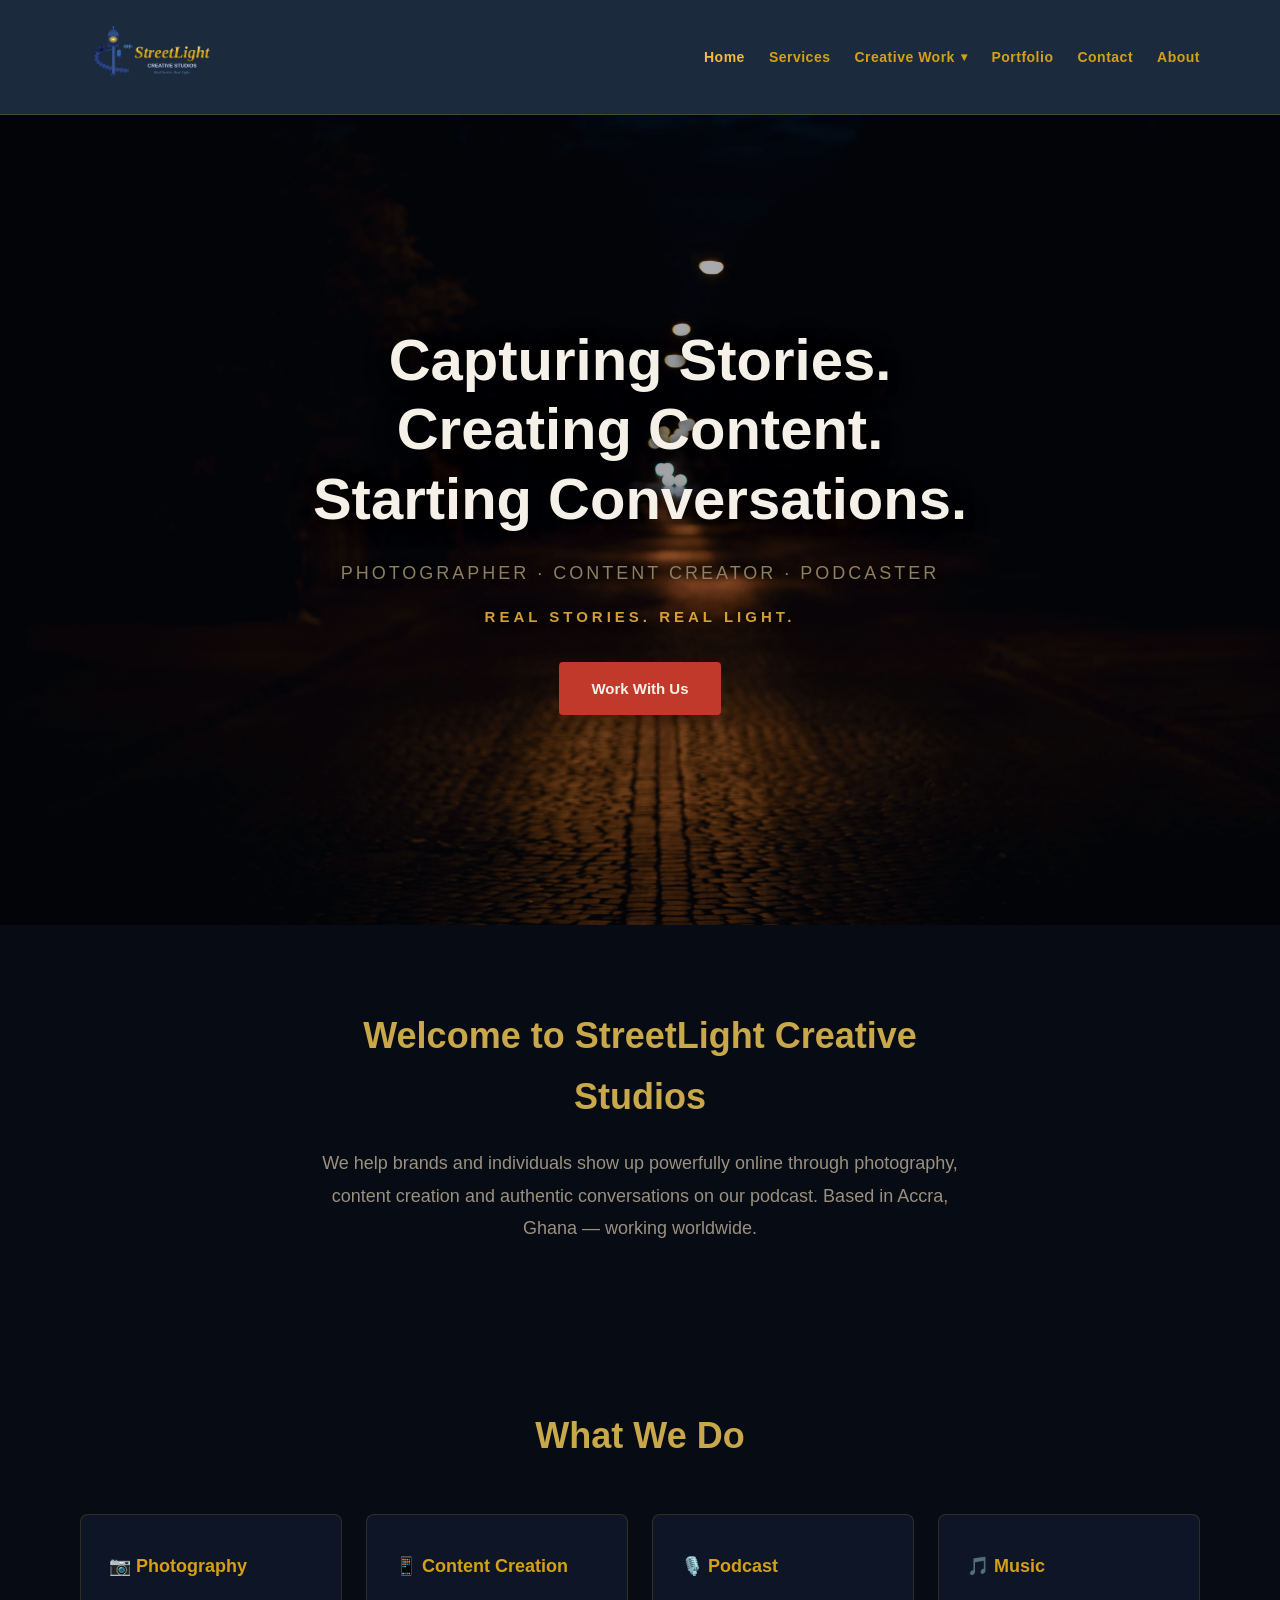
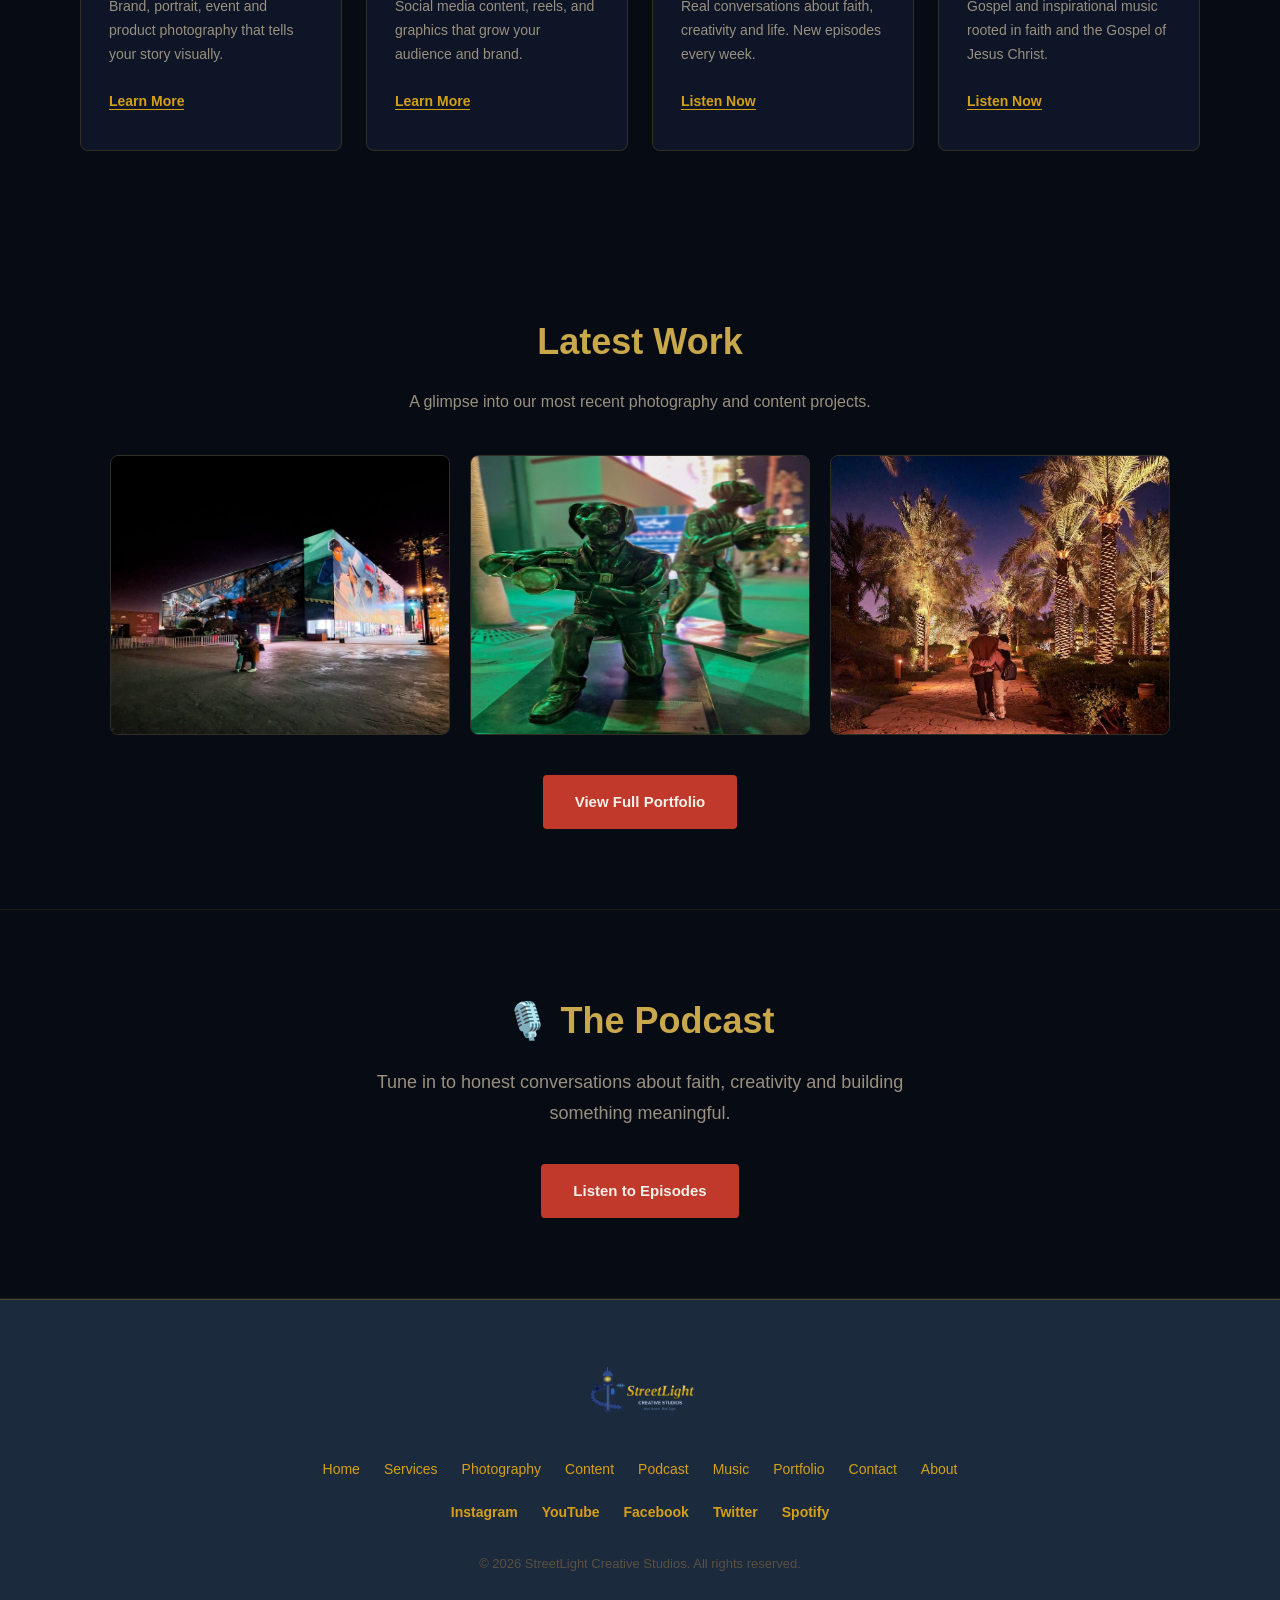
<file: index.html>
<!DOCTYPE html>
<html lang="en">

  <head>
    <meta charset="UTF-8">
    <meta name="viewport" content="width=device-width, initial-scale=1.0">
    <link rel="icon" type="image/x-icon" href="favicon.ico">

    <!-- PRIMARY SEO -->
    <title>StreetLight Creative Studios | Photographer · Content Creator · Podcaster — Accra, Ghana</title>
    <meta name="description" content="StreetLight Creative Studios is a professional photography, content creation and podcast studio based in Accra, Ghana. Helping brands and individuals show up powerfully online through stunning visuals and authentic storytelling.">
    <meta name="keywords" content="photographer Accra, content creator Ghana, podcaster Ghana, brand photography, social media content, StreetLight Creative Studios, Fiamusiq">
    <meta name="author" content="StreetLight Creative Studios">
    <meta name="robots" content="index, follow">
    <link rel="canonical" href="https://theperfecteyestudios-blip.github.io/my-website/index.html">

    <!-- OPEN GRAPH -->
    <meta property="og:type" content="website">
    <meta property="og:title" content="StreetLight Creative Studios | Photographer · Content Creator · Podcaster">
    <meta property="og:description" content="Professional photography, content creation and podcast services based in Accra, Ghana.">
    <meta property="og:image" content="https://theperfecteyestudios-blip.github.io/my-website/images/og-image.jpg">
    <meta property="og:url" content="https://theperfecteyestudios-blip.github.io/my-website/">
    <meta property="og:site_name" content="StreetLight Creative Studios">

    <!-- TWITTER CARD -->
    <meta name="twitter:card" content="summary_large_image">
    <meta name="twitter:title" content="StreetLight Creative Studios | Photographer · Content Creator · Podcaster">
    <meta name="twitter:description" content="Professional photography, content creation and podcast services based in Accra, Ghana.">
    <meta name="twitter:image" content="https://theperfecteyestudios-blip.github.io/my-website/images/og-image.jpg">

    <link rel="stylesheet" href="css/style.css">
  </head>

  <body>

    <!-- NAVBAR -->
    <nav class="navbar">
      <div class="nav-logo">
        <a href="index.html">
          <img src="images/logo.png" alt="StreetLight Creative Studios">
        </a>
      </div>
      <ul class="nav-links">
        <li><a href="index.html">Home</a></li>
        <li><a href="services.html">Services</a></li>

        <!-- DROPDOWN -->
        <li class="dropdown">
          <button class="dropdown-toggle">Creative Work</button>
          <ul class="dropdown-menu">
            <li><a href="photography.html">Photography</a></li>
            <li><a href="content.html">Content</a></li>
            <li><a href="podcast.html">Podcast</a></li>
            <li><a href="music.html">Music</a></li>
          </ul>
        </li>

        <li><a href="portfolio.html">Portfolio</a></li>
        <li><a href="contact.html">Contact</a></li>
        <li><a href="about.html">About</a></li>
      </ul>
    </nav>

    <!-- HERO SECTION -->
    <section class="hero">
      <h1>Capturing Stories.<br>Creating Content.<br>Starting Conversations.</h1>
      <p class="hero-sub">Photographer · Content Creator · Podcaster</p>
      <p class="hero-tagline">Real Stories. Real Light.</p>
      <a href="contact.html" class="btn">Work With Us</a>
    </section>

    <!-- QUICK INTRO -->
    <section class="intro">
      <h2>Welcome to StreetLight Creative Studios</h2>
      <p>We help brands and individuals show up powerfully online through photography, content creation and authentic conversations on our podcast. Based in Accra, Ghana — working worldwide.</p>
    </section>

    <!-- SERVICES HIGHLIGHT -->
    <section class="services-highlight">
      <h2>What We Do</h2>
      <div class="cards">

        <div class="card">
          <h3>📷 Photography</h3>
          <p>Brand, portrait, event and product photography that tells your story visually.</p>
          <a href="photography.html">Learn More</a>
        </div>

        <div class="card">
          <h3>📱 Content Creation</h3>
          <p>Social media content, reels, and graphics that grow your audience and brand.</p>
          <a href="content.html">Learn More</a>
        </div>

        <div class="card">
          <h3>🎙️ Podcast</h3>
          <p>Real conversations about faith, creativity and life. New episodes every week.</p>
          <a href="podcast.html">Listen Now</a>
        </div>

        <div class="card">
          <h3>🎵 Music</h3>
          <p>Gospel and inspirational music rooted in faith and the Gospel of Jesus Christ.</p>
          <a href="music.html">Listen Now</a>
        </div>

      </div>
    </section>

    <!-- PORTFOLIO TEASER -->
    <section class="portfolio-teaser">
      <h2>Latest Work</h2>
      <p>A glimpse into our most recent photography and content projects.</p>
      <div class="photo-grid">
        <div class="photo-card">
          <img src="images/work-1.jpg" alt="StreetLight Creative Studios — Latest Work">
        </div>
        <div class="photo-card">
          <img src="images/work-2.jpg" alt="StreetLight Creative Studios — Latest Work">
        </div>
        <div class="photo-card">
          <img src="images/work-3.jpg" alt="StreetLight Creative Studios — Latest Work">
        </div>
      </div>
      <a href="portfolio.html" class="btn">View Full Portfolio</a>
    </section>

    <!-- PODCAST TEASER -->
    <section class="podcast-teaser">
      <h2>🎙️ The Podcast</h2>
      <p>Tune in to honest conversations about faith, creativity and building something meaningful.</p>
      <a href="podcast.html" class="btn">Listen to Episodes</a>
    </section>

    <!-- FOOTER -->
    <footer class="footer">
      <div class="footer-logo">
        <img src="images/logo.png" alt="StreetLight Creative Studios">
      </div>
      <div class="footer-links">
        <a href="index.html">Home</a>
        <a href="services.html">Services</a>
        <a href="photography.html">Photography</a>
        <a href="content.html">Content</a>
        <a href="podcast.html">Podcast</a>
        <a href="music.html">Music</a>
        <a href="portfolio.html">Portfolio</a>
        <a href="contact.html">Contact</a>
        <a href="about.html">About</a>
      </div>
      <div class="social-links">
        <a href="#">Instagram</a>
        <a href="#">YouTube</a>
        <a href="#">Facebook</a>
        <a href="#">Twitter</a>
        <a href="#">Spotify</a>
      </div>
      <p>© 2026 StreetLight Creative Studios. All rights reserved.</p>
    </footer>

    <script src="js/script.js"></script>

  </body>

</html>
</file>
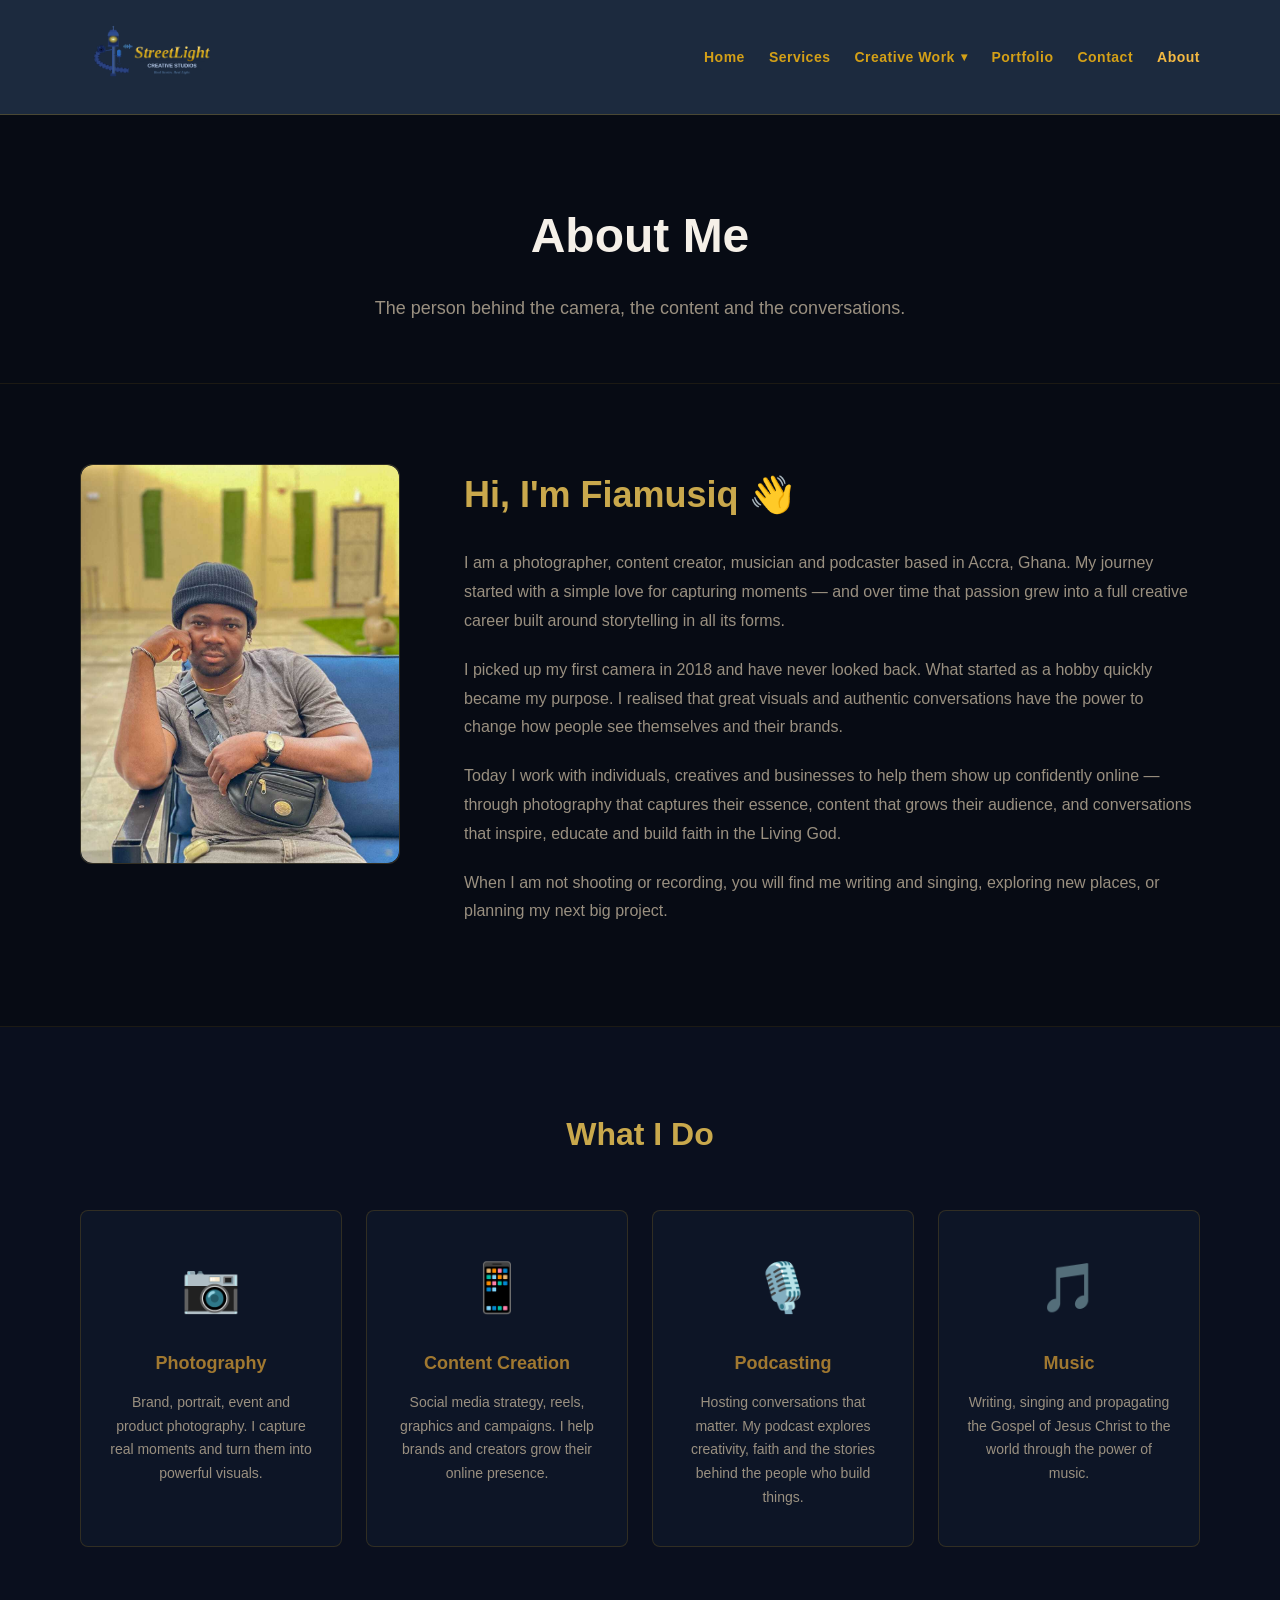
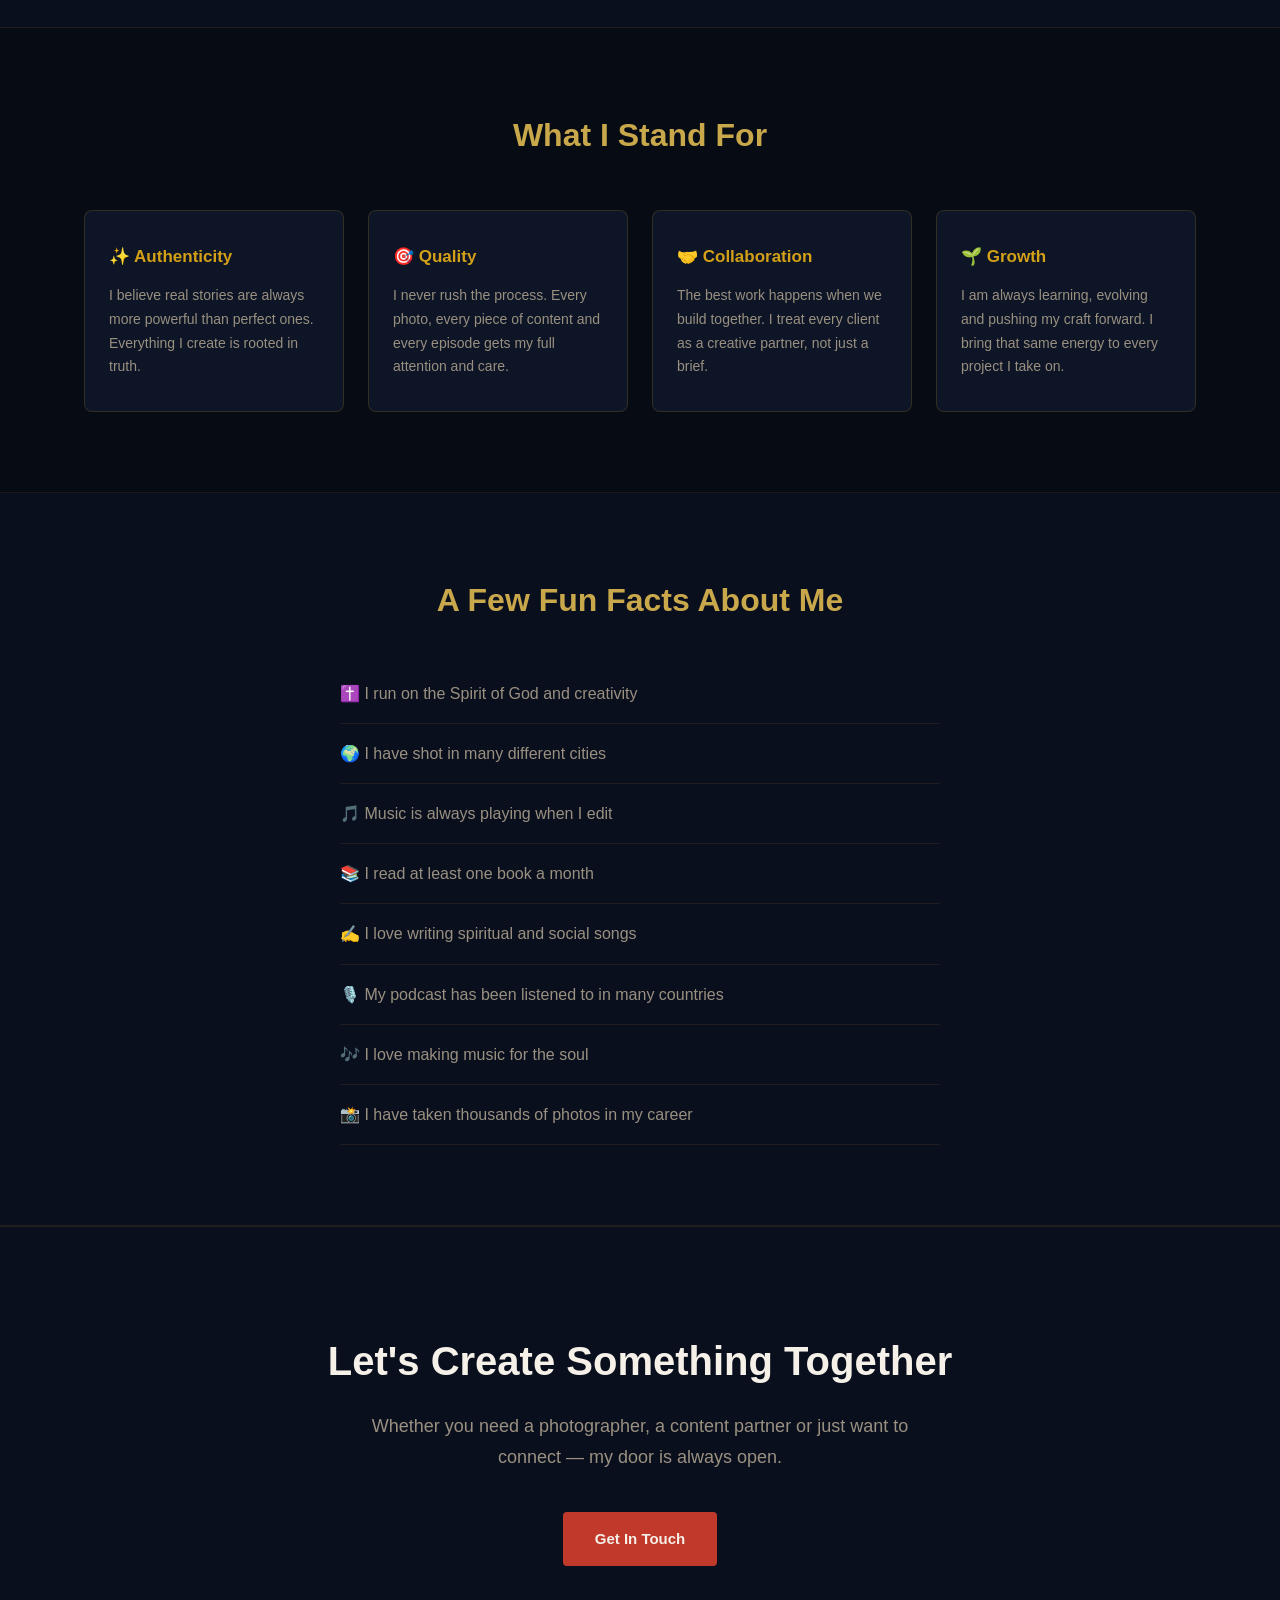
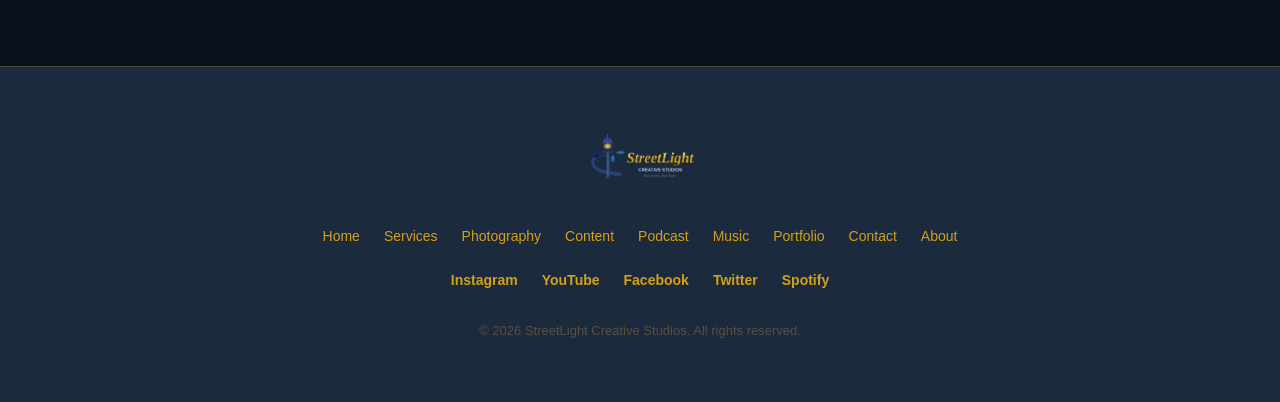
<file: about.html>
<!DOCTYPE html>
<html lang="en">

  <head>
    <meta charset="UTF-8">
    <meta name="viewport" content="width=device-width, initial-scale=1.0">
    <link rel="icon" type="image/x-icon" href="favicon.ico">

    <!-- PRIMARY SEO -->
    <title>About Fiamusiq | Photographer · Creator · Musician · Podcaster — Accra, Ghana</title>
    <meta name="description" content="Meet Fiamusiq — a photographer, content creator, musician and podcaster based in Accra, Ghana. Driven by faith, creativity and a passion for telling powerful stories through visuals and conversations.">
    <meta name="keywords" content="Fiamusiq, photographer Ghana, content creator Accra, Christian musician Ghana, podcaster Accra, about Fiamusiq, StreetLight Creative Studios">
    <meta name="author" content="StreetLight Creative Studios">
    <meta name="robots" content="index, follow">
    <link rel="canonical" href="https://theperfecteyestudios-blip.github.io/my-website/about.html">

    <!-- OPEN GRAPH -->
    <meta property="og:type" content="profile">
    <meta property="og:title" content="About Fiamusiq | Photographer · Creator · Musician · Podcaster">
    <meta property="og:description" content="Photographer, content creator, musician and podcaster based in Accra, Ghana. Driven by faith and a love for storytelling.">
    <meta property="og:image" content="https://theperfecteyestudios-blip.github.io/my-website/images/og-image.jpg">
    <meta property="og:url" content="https://theperfecteyestudios-blip.github.io/my-website/about.html">
    <meta property="og:site_name" content="StreetLight Creative Studios">

    <!-- TWITTER CARD -->
    <meta name="twitter:card" content="summary_large_image">
    <meta name="twitter:title" content="About Fiamusiq | Photographer · Creator · Musician · Podcaster">
    <meta name="twitter:description" content="Photographer, content creator, musician and podcaster based in Accra, Ghana.">
    <meta name="twitter:image" content="https://theperfecteyestudios-blip.github.io/my-website/images/og-image.jpg">

    <link rel="stylesheet" href="css/style.css">
  </head>

  <body>

    <!-- NAVBAR -->
    <nav class="navbar">
      <div class="nav-logo">
        <a href="index.html">
          <img src="images/logo.png" alt="StreetLight Creative Studios">
        </a>
      </div>
      <ul class="nav-links">
        <li><a href="index.html">Home</a></li>
        <li><a href="services.html">Services</a></li>

        <!-- DROPDOWN -->
        <li class="dropdown">
          <button class="dropdown-toggle">Creative Work</button>
          <ul class="dropdown-menu">
            <li><a href="photography.html">Photography</a></li>
            <li><a href="content.html">Content</a></li>
            <li><a href="podcast.html">Podcast</a></li>
            <li><a href="music.html">Music</a></li>
          </ul>
        </li>

        <li><a href="portfolio.html">Portfolio</a></li>
        <li><a href="contact.html">Contact</a></li>
        <li><a href="about.html">About</a></li>
      </ul>
    </nav>

    <!-- PAGE HEADER -->
    <section class="page-header">
      <h1>About Me</h1>
      <p>The person behind the camera, the content and the conversations.</p>
    </section>

    <!-- MY STORY -->
    <section class="about-story">
      <div class="about-image">
        <img src="images/profile.jpg" alt="Fiamusiq — StreetLight Creative Studios">
      </div>
      <div class="about-text">
        <h2>Hi, I'm Fiamusiq 👋</h2>
        <p>I am a photographer, content creator, musician and podcaster based in Accra, Ghana. My journey started with a simple love for capturing moments — and over time that passion grew into a full creative career built around storytelling in all its forms.</p>
        <p>I picked up my first camera in 2018 and have never looked back. What started as a hobby quickly became my purpose. I realised that great visuals and authentic conversations have the power to change how people see themselves and their brands.</p>
        <p>Today I work with individuals, creatives and businesses to help them show up confidently online — through photography that captures their essence, content that grows their audience, and conversations that inspire, educate and build faith in the Living God.</p>
        <p>When I am not shooting or recording, you will find me writing and singing, exploring new places, or planning my next big project.</p>
      </div>
    </section>

    <!-- WHAT I DO -->
    <section class="about-skills">
      <h2>What I Do</h2>
      <div class="skills-grid">

        <div class="skill-card">
          <div class="skill-icon">📷</div>
          <h3>Photography</h3>
          <p>Brand, portrait, event and product photography. I capture real moments and turn them into powerful visuals.</p>
        </div>

        <div class="skill-card">
          <div class="skill-icon">📱</div>
          <h3>Content Creation</h3>
          <p>Social media strategy, reels, graphics and campaigns. I help brands and creators grow their online presence.</p>
        </div>

        <div class="skill-card">
          <div class="skill-icon">🎙️</div>
          <h3>Podcasting</h3>
          <p>Hosting conversations that matter. My podcast explores creativity, faith and the stories behind the people who build things.</p>
        </div>

        <div class="skill-card">
          <div class="skill-icon">🎵</div>
          <h3>Music</h3>
          <p>Writing, singing and propagating the Gospel of Jesus Christ to the world through the power of music.</p>
        </div>

      </div>
    </section>

    <!-- MY VALUES -->
    <section class="about-values">
      <h2>What I Stand For</h2>
      <div class="values-grid">

        <div class="value-card">
          <h3>✨ Authenticity</h3>
          <p>I believe real stories are always more powerful than perfect ones. Everything I create is rooted in truth.</p>
        </div>

        <div class="value-card">
          <h3>🎯 Quality</h3>
          <p>I never rush the process. Every photo, every piece of content and every episode gets my full attention and care.</p>
        </div>

        <div class="value-card">
          <h3>🤝 Collaboration</h3>
          <p>The best work happens when we build together. I treat every client as a creative partner, not just a brief.</p>
        </div>

        <div class="value-card">
          <h3>🌱 Growth</h3>
          <p>I am always learning, evolving and pushing my craft forward. I bring that same energy to every project I take on.</p>
        </div>

      </div>
    </section>

    <!-- FUN FACTS -->
    <section class="fun-facts">
      <h2>A Few Fun Facts About Me</h2>
      <ul class="facts-list">
        <li>✝️ I run on the Spirit of God and creativity</li>
        <li>🌍 I have shot in many different cities</li>
        <li>🎵 Music is always playing when I edit</li>
        <li>📚 I read at least one book a month</li>
        <li>✍️ I love writing spiritual and social songs</li>
        <li>🎙️ My podcast has been listened to in many countries</li>
        <li>🎶 I love making music for the soul</li>
        <li>📸 I have taken thousands of photos in my career</li>
      </ul>
    </section>

    <!-- CALL TO ACTION -->
    <section class="cta-section">
      <h2>Let's Create Something Together</h2>
      <p>Whether you need a photographer, a content partner or just want to connect — my door is always open.</p>
      <a href="contact.html" class="btn">Get In Touch</a>
    </section>

    <!-- FOOTER -->
    <footer class="footer">
      <div class="footer-logo">
        <img src="images/logo.png" alt="StreetLight Creative Studios">
      </div>
      <div class="footer-links">
        <a href="index.html">Home</a>
        <a href="services.html">Services</a>
        <a href="photography.html">Photography</a>
        <a href="content.html">Content</a>
        <a href="podcast.html">Podcast</a>
        <a href="music.html">Music</a>
        <a href="portfolio.html">Portfolio</a>
        <a href="contact.html">Contact</a>
        <a href="about.html">About</a>
      </div>
      <div class="social-links">
        <a href="#">Instagram</a>
        <a href="#">YouTube</a>
        <a href="#">Facebook</a>
        <a href="#">Twitter</a>
        <a href="#">Spotify</a>
      </div>
      <p>© 2026 StreetLight Creative Studios. All rights reserved.</p>
    </footer>

    <script src="js/script.js"></script>

  </body>

</html>
</file>
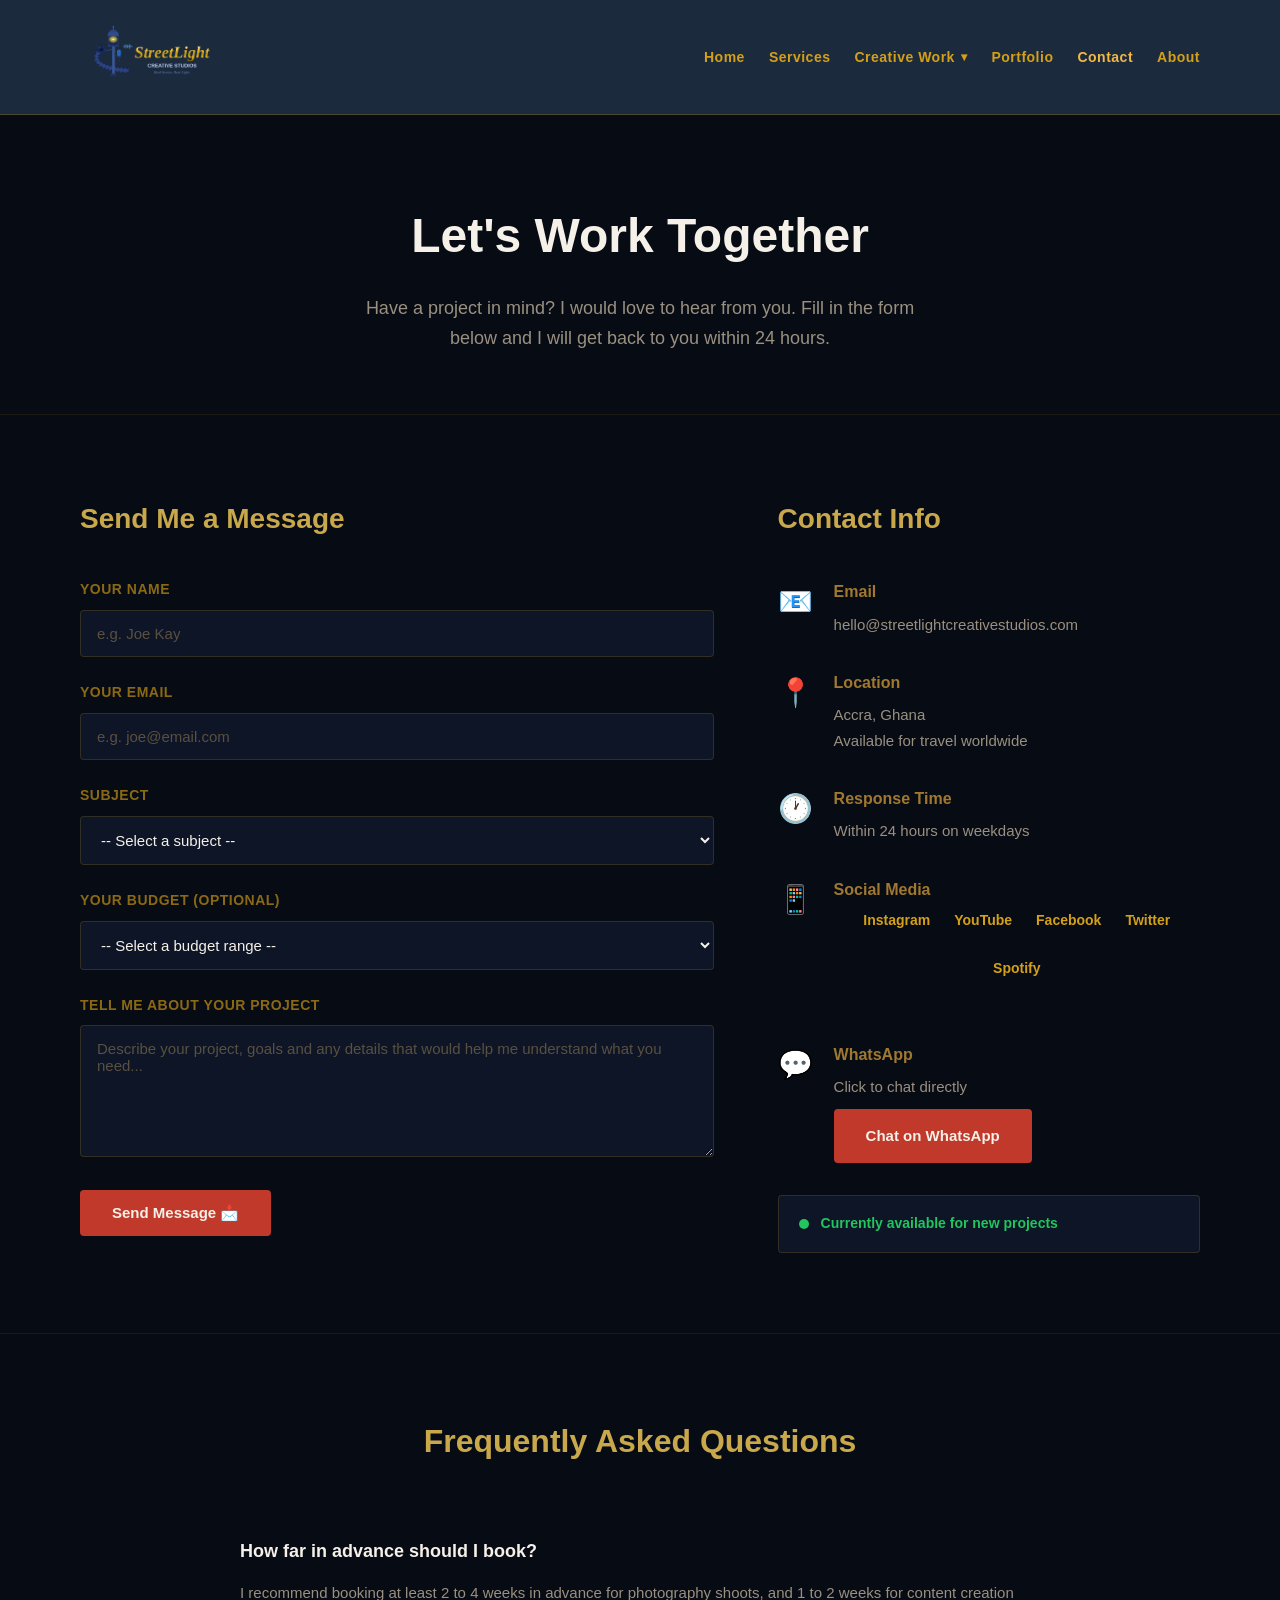
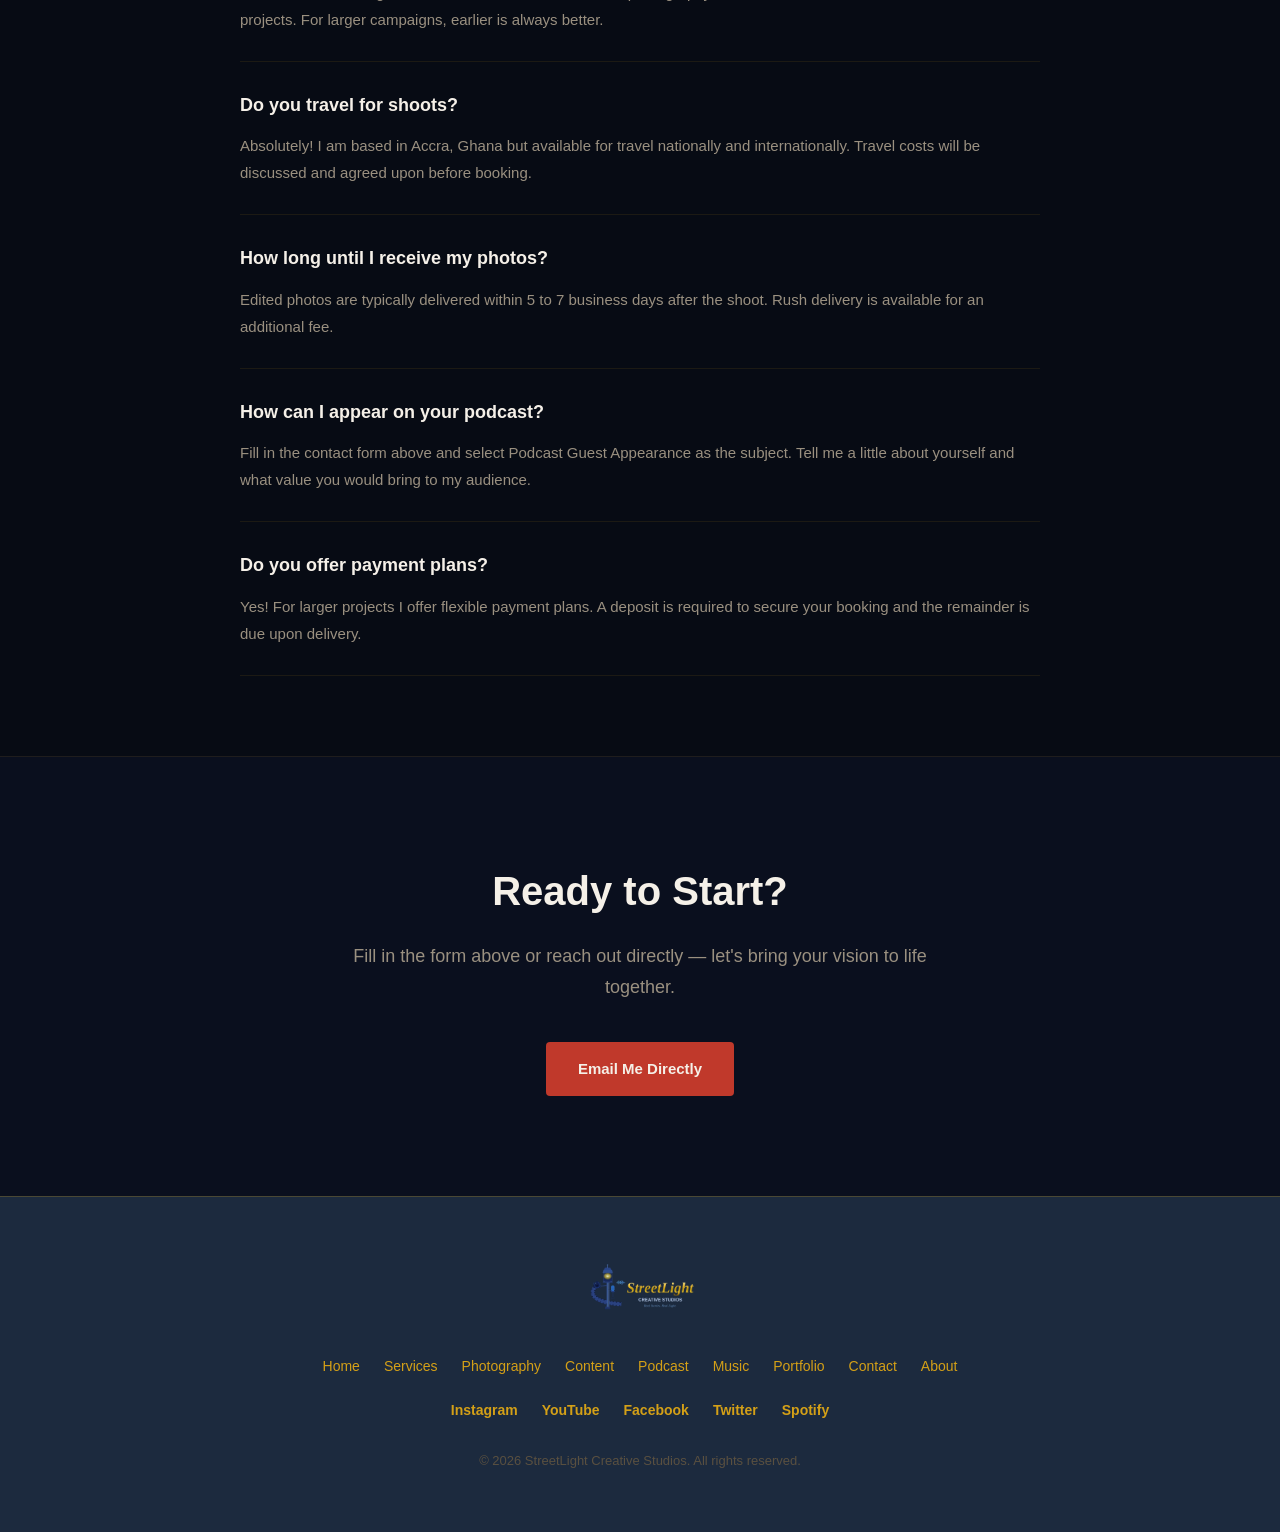
<file: contact.html>
<!DOCTYPE html>
<html lang="en">

  <head>
    <meta charset="UTF-8">
    <meta name="viewport" content="width=device-width, initial-scale=1.0">
    <link rel="icon" type="image/x-icon" href="favicon.ico">

    <!-- PRIMARY SEO -->
    <title>Contact StreetLight Creative Studios | Book a Session — Accra, Ghana</title>
    <meta name="description" content="Get in touch with StreetLight Creative Studios to book a photography session, discuss content creation, appear on the podcast or explore collaboration opportunities. Based in Accra, Ghana — available worldwide.">
    <meta name="keywords" content="contact StreetLight Creative Studios, book photographer Ghana, hire content creator Accra, podcast guest Ghana, collaborate Fiamusiq, StreetLight Creative Studios">
    <meta name="author" content="StreetLight Creative Studios">
    <meta name="robots" content="index, follow">
    <link rel="canonical" href="https://theperfecteyestudios-blip.github.io/my-website/contact.html">

    <!-- OPEN GRAPH -->
    <meta property="og:type" content="website">
    <meta property="og:title" content="Contact StreetLight Creative Studios | Book a Session">
    <meta property="og:description" content="Book a photography session, content package or podcast appearance with StreetLight Creative Studios — based in Accra, Ghana, available worldwide.">
    <meta property="og:image" content="https://theperfecteyestudios-blip.github.io/my-website/images/og-image.jpg">
    <meta property="og:url" content="https://theperfecteyestudios-blip.github.io/my-website/contact.html">
    <meta property="og:site_name" content="StreetLight Creative Studios">

    <!-- TWITTER CARD -->
    <meta name="twitter:card" content="summary_large_image">
    <meta name="twitter:title" content="Contact StreetLight Creative Studios | Book a Session">
    <meta name="twitter:description" content="Book a photography session, content package or podcast appearance. Based in Accra, Ghana.">
    <meta name="twitter:image" content="https://theperfecteyestudios-blip.github.io/my-website/images/og-image.jpg">

    <link rel="stylesheet" href="css/style.css">
  </head>

  <body>

    <!-- NAVBAR -->
    <nav class="navbar">
      <div class="nav-logo">
        <a href="index.html">
          <img src="images/logo.png" alt="StreetLight Creative Studios">
        </a>
      </div>
      <ul class="nav-links">
        <li><a href="index.html">Home</a></li>
        <li><a href="services.html">Services</a></li>

        <!-- DROPDOWN -->
        <li class="dropdown">
          <button class="dropdown-toggle">Creative Work</button>
          <ul class="dropdown-menu">
            <li><a href="photography.html">Photography</a></li>
            <li><a href="content.html">Content</a></li>
            <li><a href="podcast.html">Podcast</a></li>
            <li><a href="music.html">Music</a></li>
          </ul>
        </li>

        <li><a href="portfolio.html">Portfolio</a></li>
        <li><a href="contact.html">Contact</a></li>
        <li><a href="about.html">About</a></li>
      </ul>
    </nav>

    <!-- PAGE HEADER -->
    <section class="page-header">
      <h1>Let's Work Together</h1>
      <p>Have a project in mind? I would love to hear from you. Fill in the form below and I will get back to you within 24 hours.</p>
    </section>

    <!-- CONTACT WRAPPER -->
    <section class="contact-wrapper">

      <!-- CONTACT FORM -->
      <div class="contact-form">
        <h2>Send Me a Message</h2>

        <div class="form-group">
          <label>Your Name</label>
          <input type="text" placeholder="e.g. Joe Kay">
        </div>

        <div class="form-group">
          <label>Your Email</label>
          <input type="email" placeholder="e.g. joe@email.com">
        </div>

        <div class="form-group">
          <label>Subject</label>
          <select title="Select a subject">
            <option value="">-- Select a subject --</option>
            <option value="photography">Photography Booking</option>
            <option value="content">Content Creation</option>
            <option value="podcast">Podcast Guest Appearance</option>
            <option value="collaboration">Collaboration</option>
            <option value="other">Other</option>
          </select>
        </div>

        <div class="form-group">
          <label>Your Budget (Optional)</label>
          <select title="Select a budget range">
            <option value="">-- Select a budget range --</option>
            <option value="small">Under $500</option>
            <option value="medium">$500 — $1,000</option>
            <option value="large">$1,000 — $5,000</option>
            <option value="enterprise">$5,000+</option>
          </select>
        </div>

        <div class="form-group">
          <label>Tell Me About Your Project</label>
          <textarea rows="6" placeholder="Describe your project, goals and any details that would help me understand what you need..."></textarea>
        </div>

        <button class="btn">Send Message 📩</button>

      </div>

      <!-- CONTACT DETAILS -->
      <div class="contact-details">

        <h2>Contact Info</h2>

        <div class="contact-item">
          <span class="contact-icon">📧</span>
          <div>
            <h3>Email</h3>
            <p>hello@streetlightcreativestudios.com</p>
          </div>
        </div>

        <div class="contact-item">
          <span class="contact-icon">📍</span>
          <div>
            <h3>Location</h3>
            <p>Accra, Ghana</p>
            <p>Available for travel worldwide</p>
          </div>
        </div>

        <div class="contact-item">
          <span class="contact-icon">🕐</span>
          <div>
            <h3>Response Time</h3>
            <p>Within 24 hours on weekdays</p>
          </div>
        </div>

        <div class="contact-item">
          <span class="contact-icon">📱</span>
          <div>
            <h3>Social Media</h3>
            <div class="social-links">
              <a href="#">Instagram</a>
              <a href="#">YouTube</a>
              <a href="#">Facebook</a>
              <a href="#">Twitter</a>
              <a href="#">Spotify</a>
            </div>
          </div>
        </div>

        <!-- WHATSAPP CONTACT ITEM -->
        <div class="contact-item">
          <span class="contact-icon">💬</span>
          <div>
            <h3>WhatsApp</h3>
            <p>Click to chat directly</p>
            <a href="https://wa.me/233207918365"
               target="_blank"
               rel="noopener noreferrer"
               class="btn btn-whatsapp">
               Chat on WhatsApp
            </a>
          </div>
        </div>

        <!-- AVAILABILITY BADGE -->
        <div class="availability">
          <span class="availability-dot"></span>
          <p>Currently available for new projects</p>
        </div>

      </div>

    </section>

    <!-- FAQ SECTION -->
    <section class="faq-section">
      <h2>Frequently Asked Questions</h2>

      <div class="faq-item">
        <h3>How far in advance should I book?</h3>
        <p>I recommend booking at least 2 to 4 weeks in advance for photography shoots, and 1 to 2 weeks for content creation projects. For larger campaigns, earlier is always better.</p>
      </div>

      <div class="faq-item">
        <h3>Do you travel for shoots?</h3>
        <p>Absolutely! I am based in Accra, Ghana but available for travel nationally and internationally. Travel costs will be discussed and agreed upon before booking.</p>
      </div>

      <div class="faq-item">
        <h3>How long until I receive my photos?</h3>
        <p>Edited photos are typically delivered within 5 to 7 business days after the shoot. Rush delivery is available for an additional fee.</p>
      </div>

      <div class="faq-item">
        <h3>How can I appear on your podcast?</h3>
        <p>Fill in the contact form above and select Podcast Guest Appearance as the subject. Tell me a little about yourself and what value you would bring to my audience.</p>
      </div>

      <div class="faq-item">
        <h3>Do you offer payment plans?</h3>
        <p>Yes! For larger projects I offer flexible payment plans. A deposit is required to secure your booking and the remainder is due upon delivery.</p>
      </div>

    </section>

    <!-- CALL TO ACTION -->
    <section class="cta-section">
      <h2>Ready to Start?</h2>
      <p>Fill in the form above or reach out directly — let's bring your vision to life together.</p>
      <a href="mailto:hello@streetlightcreativestudios.com" class="btn">Email Me Directly</a>
    </section>

    <!-- FOOTER -->
    <footer class="footer">
      <div class="footer-logo">
        <img src="images/logo.png" alt="StreetLight Creative Studios">
      </div>
      <div class="footer-links">
        <a href="index.html">Home</a>
        <a href="services.html">Services</a>
        <a href="photography.html">Photography</a>
        <a href="content.html">Content</a>
        <a href="podcast.html">Podcast</a>
        <a href="music.html">Music</a>
        <a href="portfolio.html">Portfolio</a>
        <a href="contact.html">Contact</a>
        <a href="about.html">About</a>
      </div>
      <div class="social-links">
        <a href="#">Instagram</a>
        <a href="#">YouTube</a>
        <a href="#">Facebook</a>
        <a href="#">Twitter</a>
        <a href="#">Spotify</a>
      </div>
      <p>© 2026 StreetLight Creative Studios. All rights reserved.</p>
    </footer>

    <script src="js/script.js"></script>

  </body>

</html>
</file>
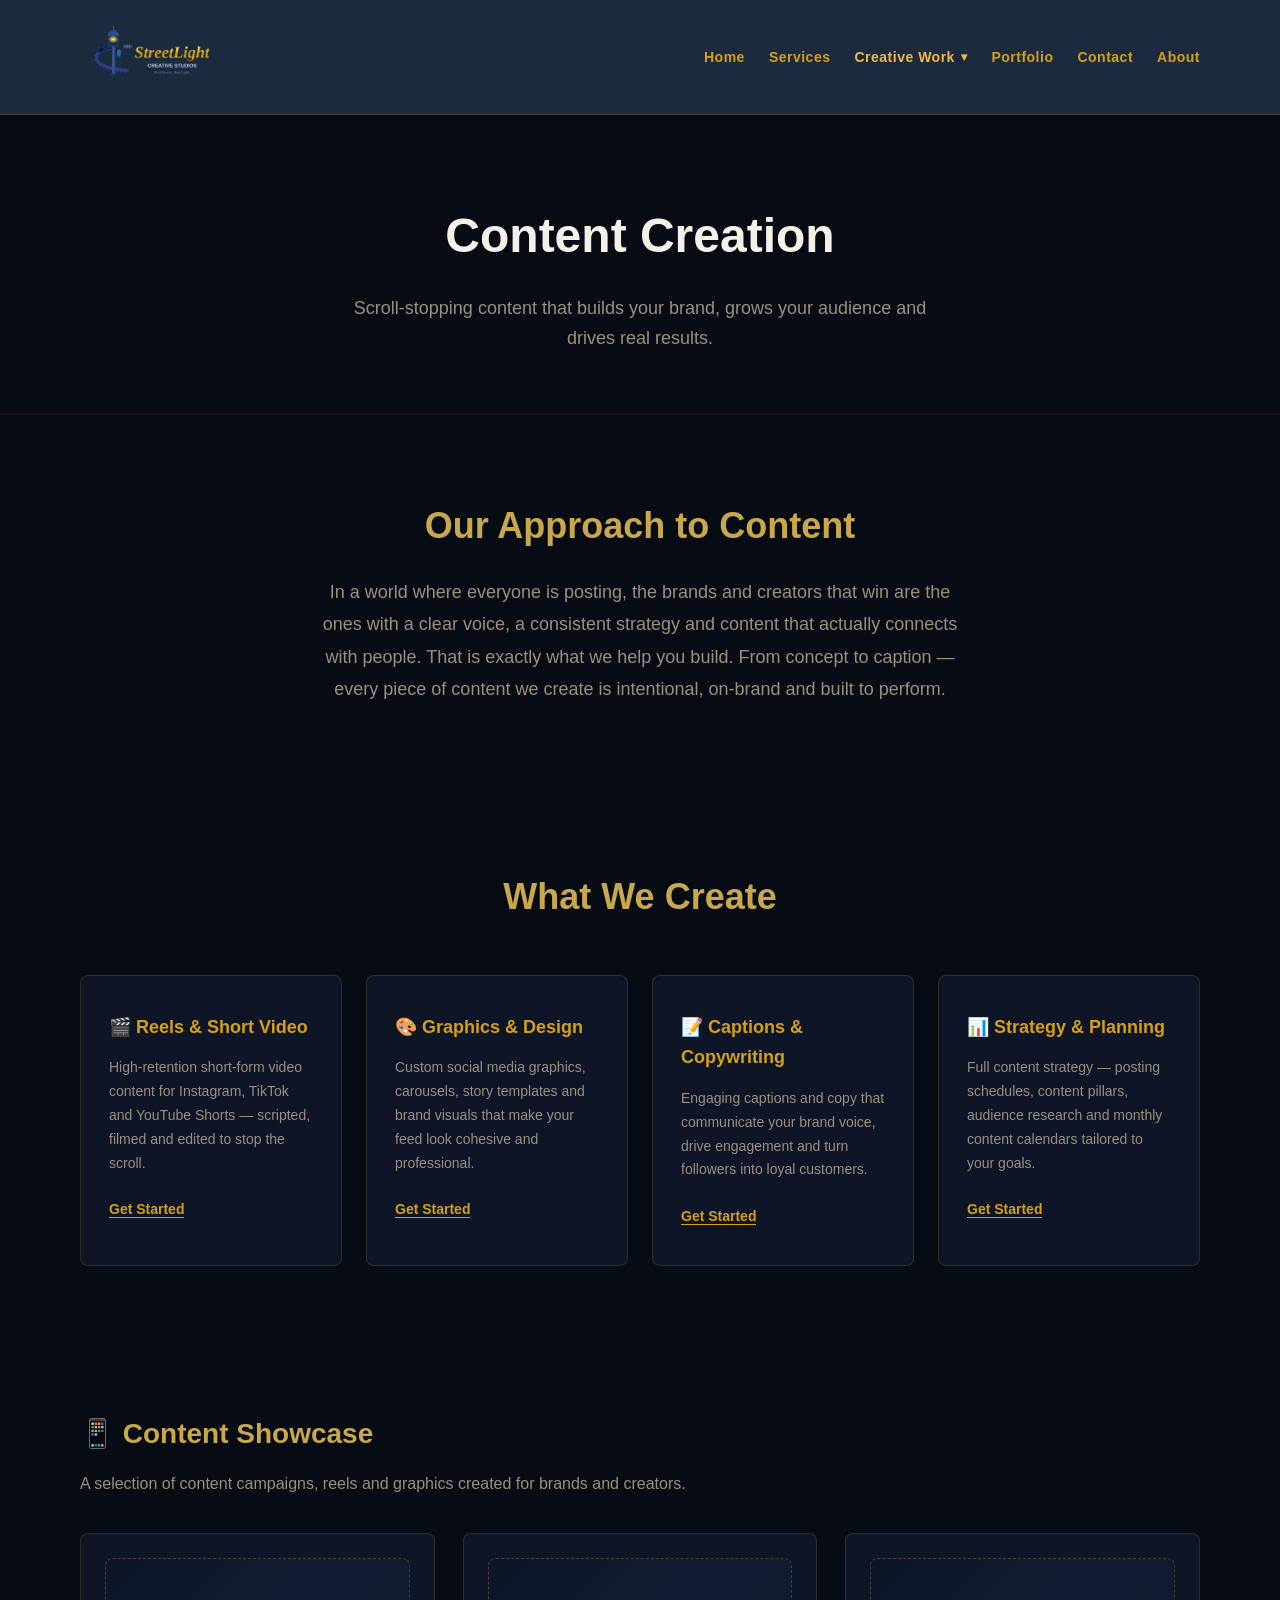
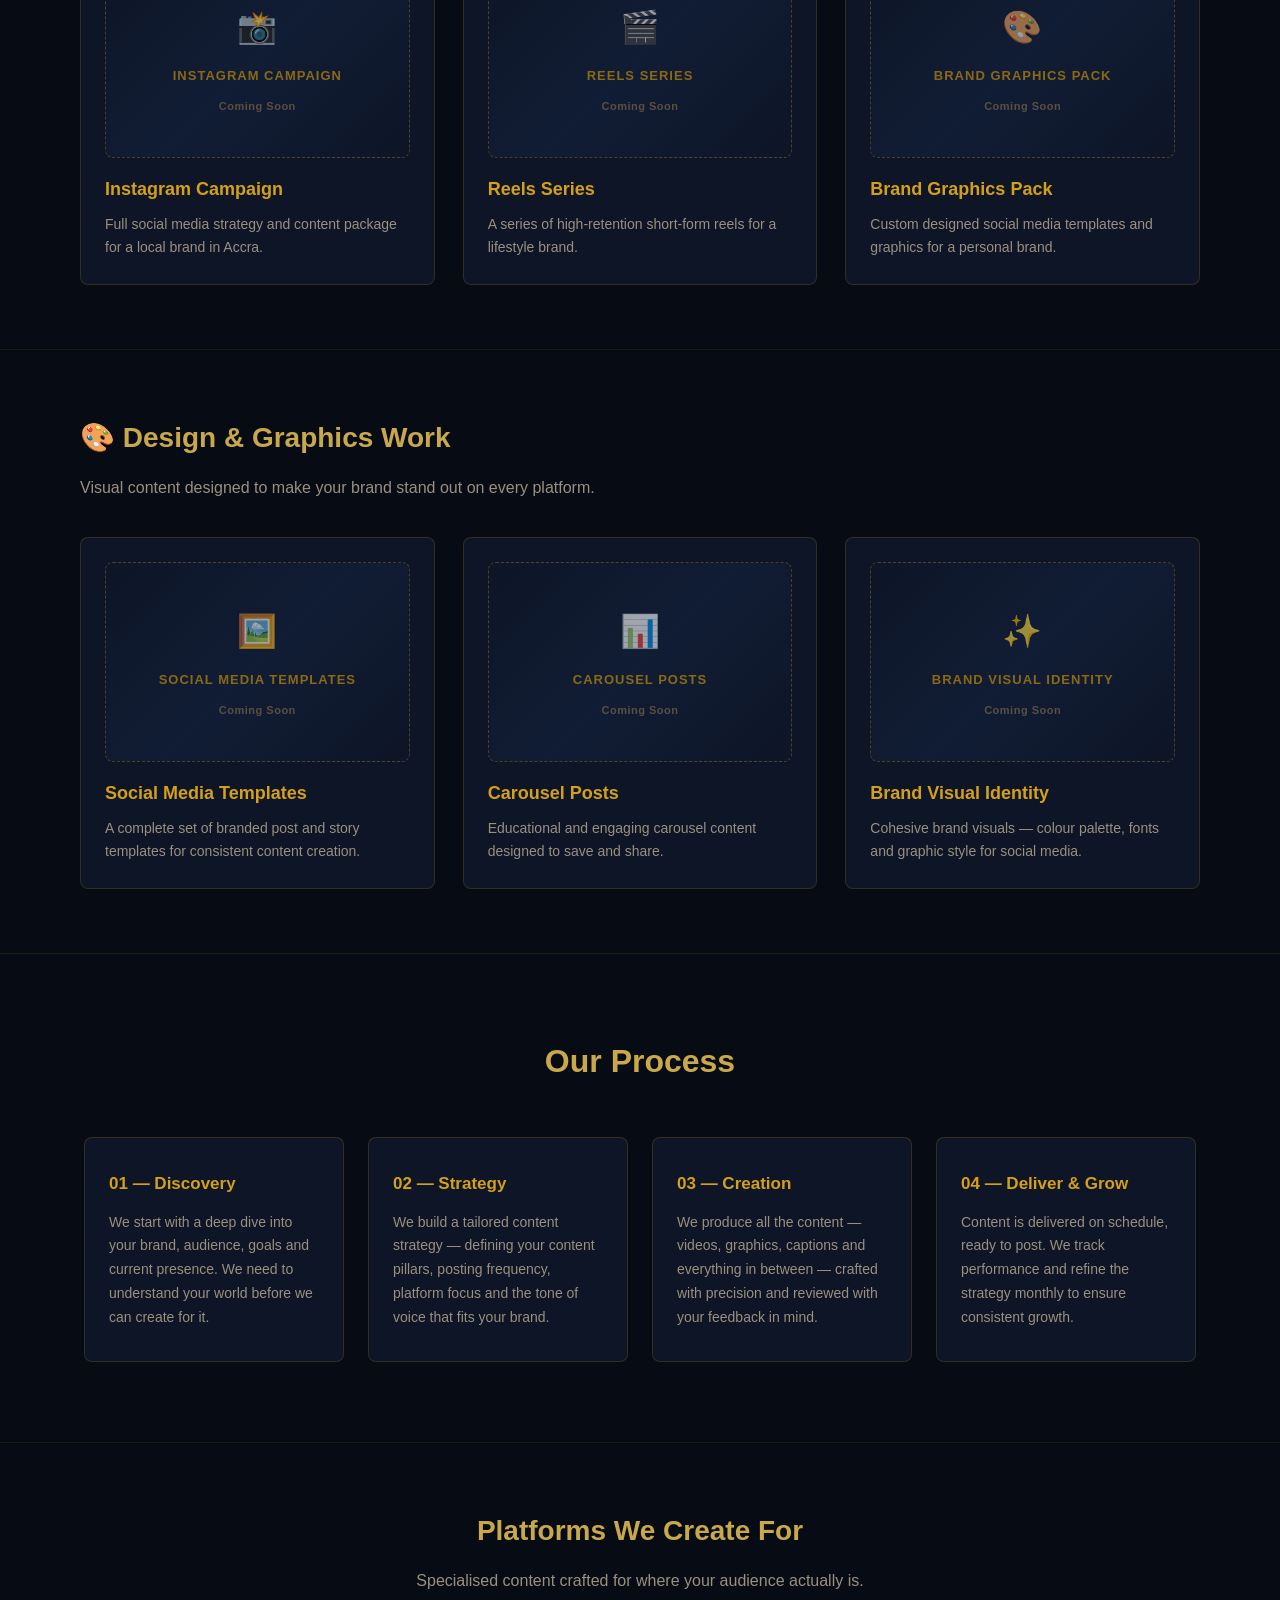
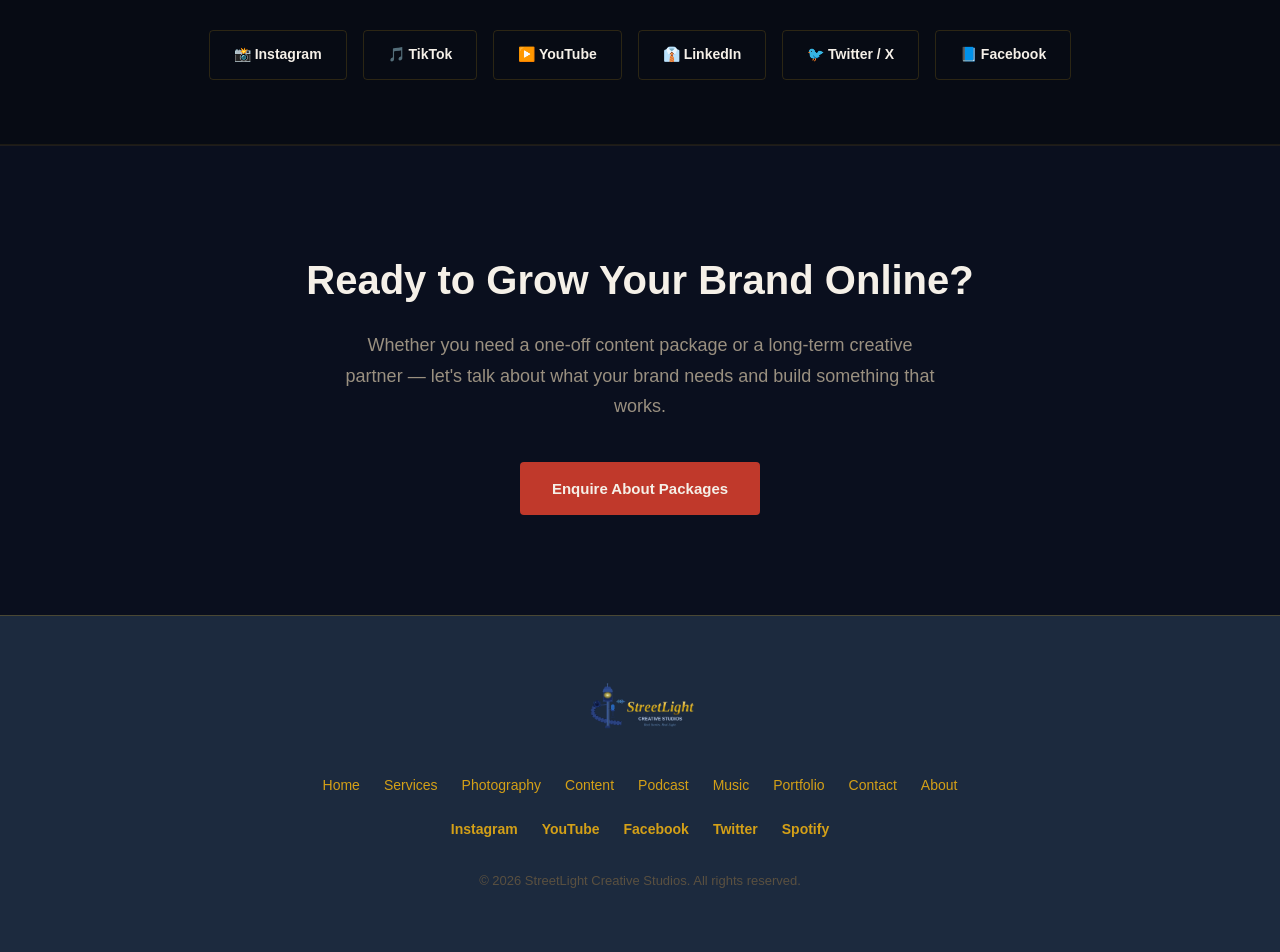
<file: content.html>
<!DOCTYPE html>
<html lang="en">

  <head>
    <meta charset="UTF-8">
    <meta name="viewport" content="width=device-width, initial-scale=1.0">
    <link rel="icon" type="image/x-icon" href="favicon.ico">

    <!-- PRIMARY SEO -->
    <title>Content Creation | StreetLight Creative Studios — Social Media Content Creator Accra, Ghana</title>
    <meta name="description" content="StreetLight Creative Studios is a professional content creation studio based in Accra, Ghana. Specialising in social media strategy, reels, graphics and brand content that grows your audience and builds your brand online.">
    <meta name="keywords" content="content creator Accra, social media manager Ghana, reels creator Ghana, brand content Accra, Instagram content Ghana, StreetLight Creative Studios, Fiamusiq content creation">
    <meta name="author" content="StreetLight Creative Studios">
    <meta name="robots" content="index, follow">
    <link rel="canonical" href="https://theperfecteyestudios-blip.github.io/my-website/content.html">

    <!-- OPEN GRAPH -->
    <meta property="og:type" content="website">
    <meta property="og:title" content="Content Creation | StreetLight Creative Studios — Social Media Creator Ghana">
    <meta property="og:description" content="Professional social media content creation, strategy and brand content based in Accra, Ghana.">
    <meta property="og:image" content="https://theperfecteyestudios-blip.github.io/my-website/images/og-image.jpg">
    <meta property="og:url" content="https://theperfecteyestudios-blip.github.io/my-website/content.html">
    <meta property="og:site_name" content="StreetLight Creative Studios">

    <!-- TWITTER CARD -->
    <meta name="twitter:card" content="summary_large_image">
    <meta name="twitter:title" content="Content Creation | StreetLight Creative Studios">
    <meta name="twitter:description" content="Professional social media content creation and strategy based in Accra, Ghana.">
    <meta name="twitter:image" content="https://theperfecteyestudios-blip.github.io/my-website/images/og-image.jpg">

    <link rel="stylesheet" href="css/style.css">
  </head>

  <body>

    <!-- NAVBAR -->
    <nav class="navbar">
      <div class="nav-logo">
        <a href="index.html">
          <img src="images/logo.png" alt="StreetLight Creative Studios">
        </a>
      </div>
      <ul class="nav-links">
        <li><a href="index.html">Home</a></li>
        <li><a href="services.html">Services</a></li>

        <!-- DROPDOWN -->
        <li class="dropdown">
          <button class="dropdown-toggle">Creative Work</button>
          <ul class="dropdown-menu">
            <li><a href="photography.html">Photography</a></li>
            <li><a href="content.html">Content</a></li>
            <li><a href="podcast.html">Podcast</a></li>
            <li><a href="music.html">Music</a></li>
          </ul>
        </li>

        <li><a href="portfolio.html">Portfolio</a></li>
        <li><a href="contact.html">Contact</a></li>
        <li><a href="about.html">About</a></li>
      </ul>
    </nav>

    <!-- PAGE HEADER -->
    <section class="page-header">
      <h1>Content Creation</h1>
      <p>Scroll-stopping content that builds your brand, grows your audience and drives real results.</p>
    </section>

    <!-- ABOUT MY CONTENT -->
    <section class="intro">
      <h2>Our Approach to Content</h2>
      <p>In a world where everyone is posting, the brands and creators that win are the ones with a clear voice, a consistent strategy and content that actually connects with people. That is exactly what we help you build. From concept to caption — every piece of content we create is intentional, on-brand and built to perform.</p>
    </section>

    <!-- WHAT WE CREATE -->
    <section class="services-highlight">
      <h2>What We Create</h2>
      <div class="cards">

        <div class="card">
          <h3>🎬 Reels & Short Video</h3>
          <p>High-retention short-form video content for Instagram, TikTok and YouTube Shorts — scripted, filmed and edited to stop the scroll.</p>
          <a href="contact.html">Get Started</a>
        </div>

        <div class="card">
          <h3>🎨 Graphics & Design</h3>
          <p>Custom social media graphics, carousels, story templates and brand visuals that make your feed look cohesive and professional.</p>
          <a href="contact.html">Get Started</a>
        </div>

        <div class="card">
          <h3>📝 Captions & Copywriting</h3>
          <p>Engaging captions and copy that communicate your brand voice, drive engagement and turn followers into loyal customers.</p>
          <a href="contact.html">Get Started</a>
        </div>

        <div class="card">
          <h3>📊 Strategy & Planning</h3>
          <p>Full content strategy — posting schedules, content pillars, audience research and monthly content calendars tailored to your goals.</p>
          <a href="contact.html">Get Started</a>
        </div>

      </div>
    </section>

    <!-- CONTENT SHOWCASE -->
    <section class="portfolio-section">
      <h2>📱 Content Showcase</h2>
      <p>A selection of content campaigns, reels and graphics created for brands and creators.</p>
      <div class="content-grid">

        <div class="content-card">
          <div class="content-placeholder">
            <span class="placeholder-icon">📸</span>
            <span>Instagram Campaign</span>
            <span class="placeholder-text">Coming Soon</span>
          </div>
          <h3>Instagram Campaign</h3>
          <p>Full social media strategy and content package for a local brand in Accra.</p>
        </div>

        <div class="content-card">
          <div class="content-placeholder">
            <span class="placeholder-icon">🎬</span>
            <span>Reels Series</span>
            <span class="placeholder-text">Coming Soon</span>
          </div>
          <h3>Reels Series</h3>
          <p>A series of high-retention short-form reels for a lifestyle brand.</p>
        </div>

        <div class="content-card">
          <div class="content-placeholder">
            <span class="placeholder-icon">🎨</span>
            <span>Brand Graphics Pack</span>
            <span class="placeholder-text">Coming Soon</span>
          </div>
          <h3>Brand Graphics Pack</h3>
          <p>Custom designed social media templates and graphics for a personal brand.</p>
        </div>

      </div>
    </section>

    <!-- DESIGN & GRAPHICS WORK -->
    <section class="portfolio-section">
      <h2>🎨 Design & Graphics Work</h2>
      <p>Visual content designed to make your brand stand out on every platform.</p>
      <div class="content-grid">

        <div class="content-card">
          <div class="content-placeholder">
            <span class="placeholder-icon">🖼️</span>
            <span>Social Media Templates</span>
            <span class="placeholder-text">Coming Soon</span>
          </div>
          <h3>Social Media Templates</h3>
          <p>A complete set of branded post and story templates for consistent content creation.</p>
        </div>

        <div class="content-card">
          <div class="content-placeholder">
            <span class="placeholder-icon">📊</span>
            <span>Carousel Posts</span>
            <span class="placeholder-text">Coming Soon</span>
          </div>
          <h3>Carousel Posts</h3>
          <p>Educational and engaging carousel content designed to save and share.</p>
        </div>

        <div class="content-card">
          <div class="content-placeholder">
            <span class="placeholder-icon">✨</span>
            <span>Brand Visual Identity</span>
            <span class="placeholder-text">Coming Soon</span>
          </div>
          <h3>Brand Visual Identity</h3>
          <p>Cohesive brand visuals — colour palette, fonts and graphic style for social media.</p>
        </div>

      </div>
    </section>

    <!-- OUR PROCESS -->
    <section class="about-values">
      <h2>Our Process</h2>
      <div class="values-grid">

        <div class="value-card">
          <h3>01 — Discovery</h3>
          <p>We start with a deep dive into your brand, audience, goals and current presence. We need to understand your world before we can create for it.</p>
        </div>

        <div class="value-card">
          <h3>02 — Strategy</h3>
          <p>We build a tailored content strategy — defining your content pillars, posting frequency, platform focus and the tone of voice that fits your brand.</p>
        </div>

        <div class="value-card">
          <h3>03 — Creation</h3>
          <p>We produce all the content — videos, graphics, captions and everything in between — crafted with precision and reviewed with your feedback in mind.</p>
        </div>

        <div class="value-card">
          <h3>04 — Deliver & Grow</h3>
          <p>Content is delivered on schedule, ready to post. We track performance and refine the strategy monthly to ensure consistent growth.</p>
        </div>

      </div>
    </section>

    <!-- PLATFORMS -->
    <section class="listen-section">
      <h2>Platforms We Create For</h2>
      <p>Specialised content crafted for where your audience actually is.</p>
      <div class="platform-links">
        <a href="#" class="platform-btn">📸 Instagram</a>
        <a href="#" class="platform-btn">🎵 TikTok</a>
        <a href="#" class="platform-btn">▶️ YouTube</a>
        <a href="#" class="platform-btn">👔 LinkedIn</a>
        <a href="#" class="platform-btn">🐦 Twitter / X</a>
        <a href="#" class="platform-btn">📘 Facebook</a>
      </div>
    </section>

    <!-- CTA -->
    <section class="cta-section">
      <h2>Ready to Grow Your Brand Online?</h2>
      <p>Whether you need a one-off content package or a long-term creative partner — let's talk about what your brand needs and build something that works.</p>
      <a href="contact.html" class="btn">Enquire About Packages</a>
    </section>

    <!-- FOOTER -->
    <footer class="footer">
      <div class="footer-logo">
        <img src="images/logo.png" alt="StreetLight Creative Studios">
      </div>
      <div class="footer-links">
        <a href="index.html">Home</a>
        <a href="services.html">Services</a>
        <a href="photography.html">Photography</a>
        <a href="content.html">Content</a>
        <a href="podcast.html">Podcast</a>
        <a href="music.html">Music</a>
        <a href="portfolio.html">Portfolio</a>
        <a href="contact.html">Contact</a>
        <a href="about.html">About</a>
      </div>
      <div class="social-links">
        <a href="#">Instagram</a>
        <a href="#">YouTube</a>
        <a href="#">Facebook</a>
        <a href="#">Twitter</a>
        <a href="#">Spotify</a>
      </div>
      <p>© 2026 StreetLight Creative Studios. All rights reserved.</p>
    </footer>

    <script src="js/script.js"></script>

  </body>

</html>
</file>
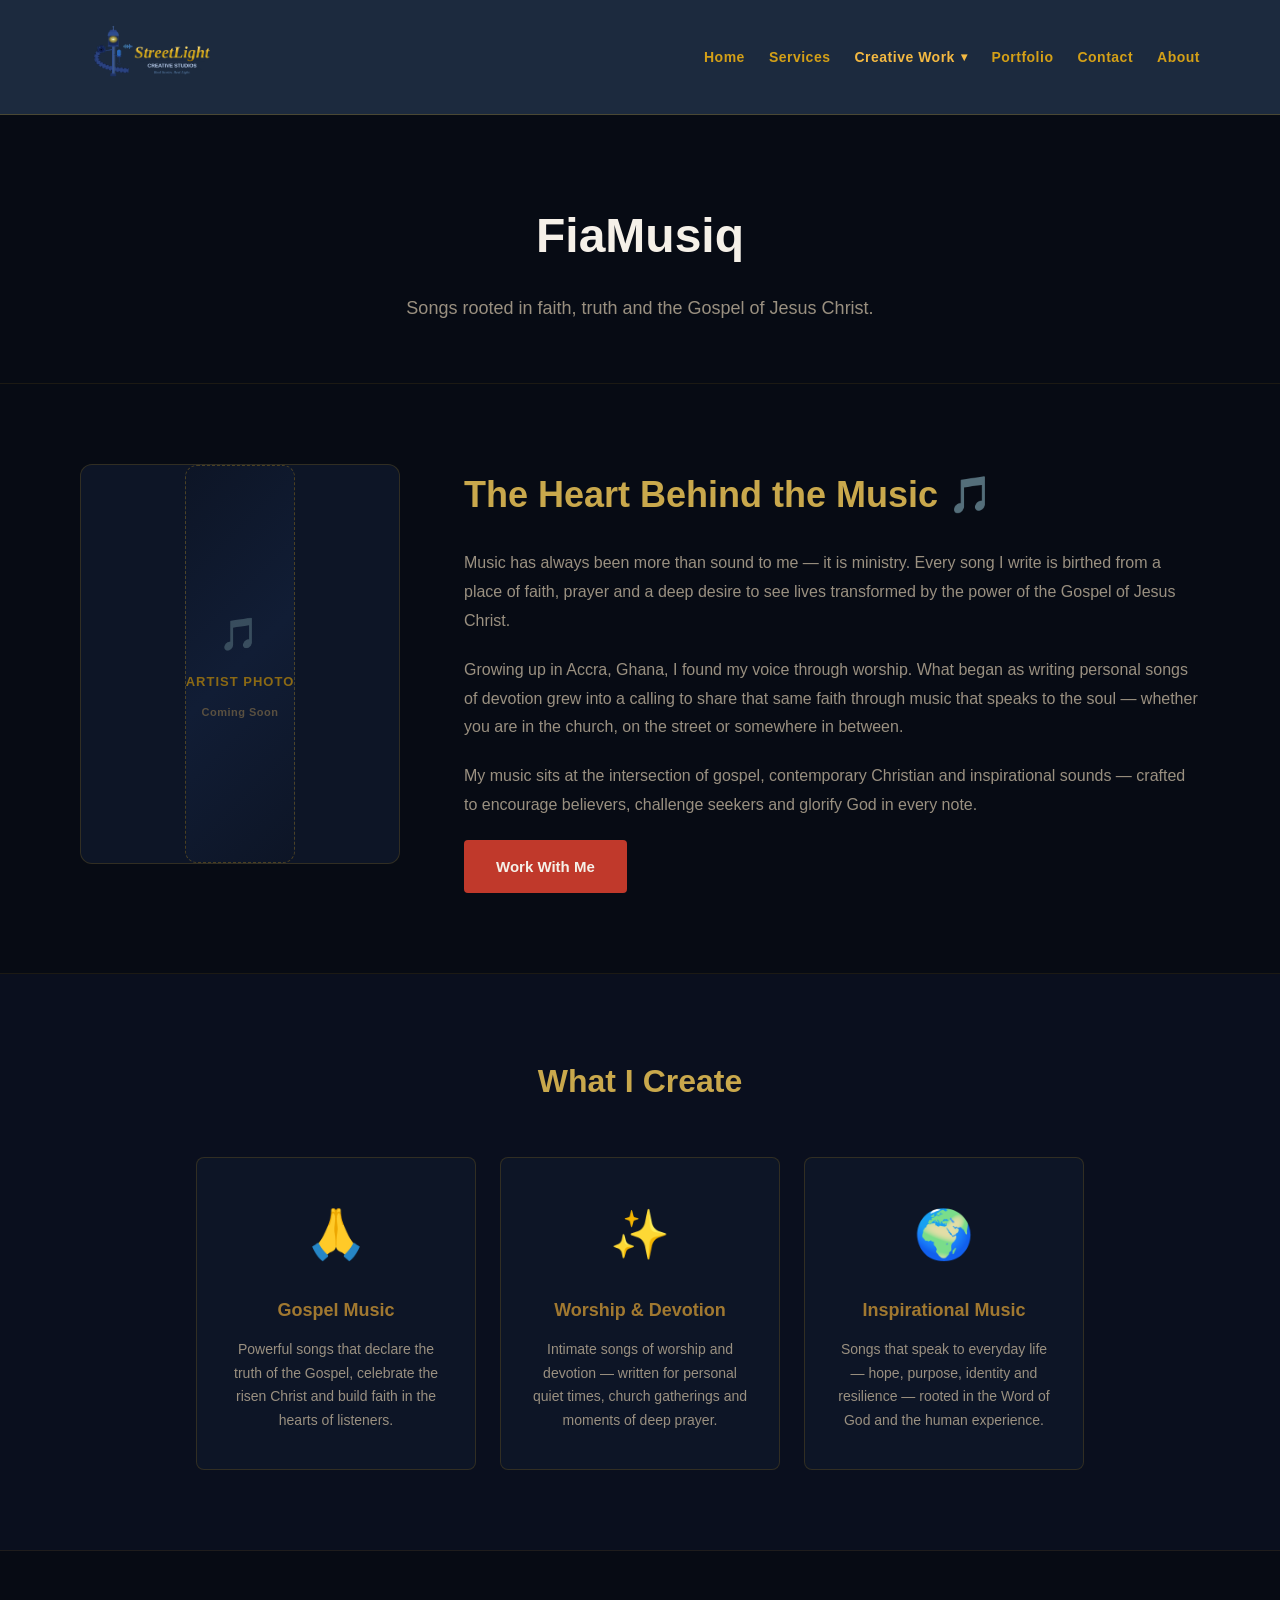
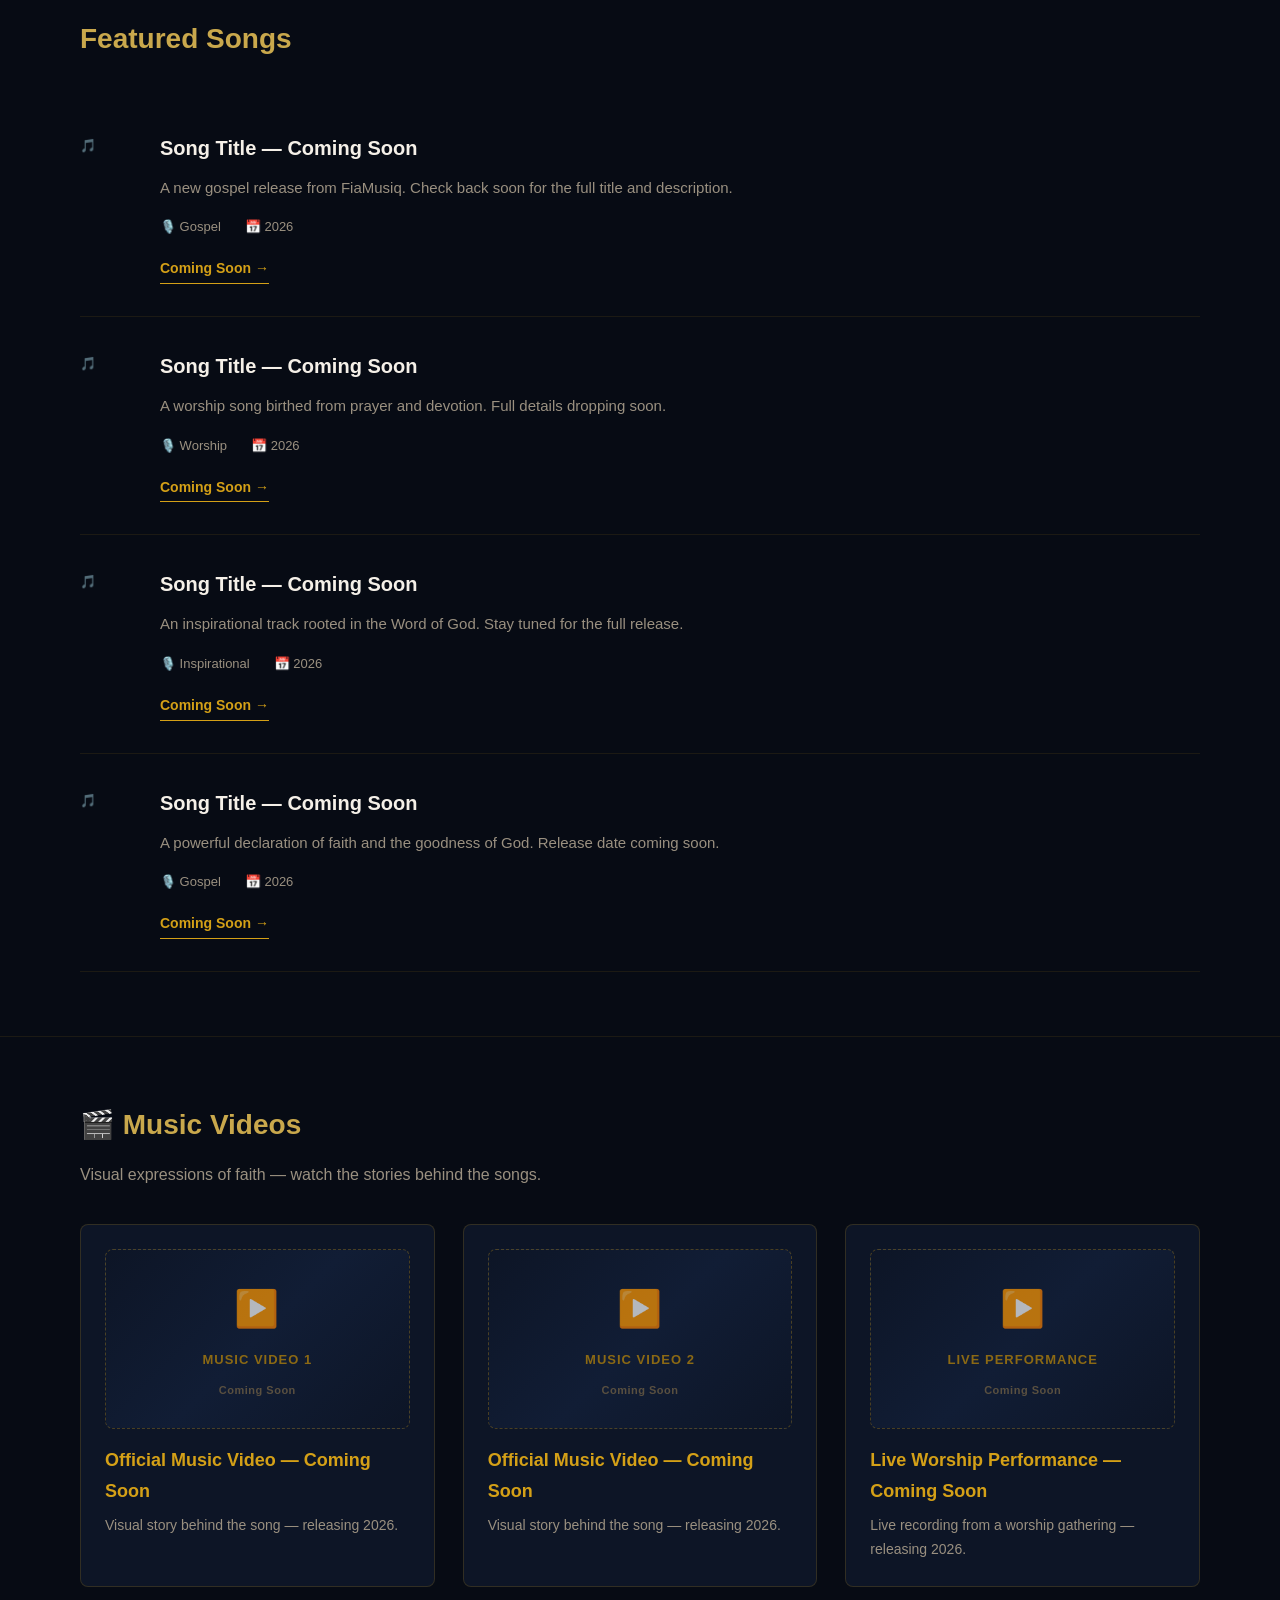
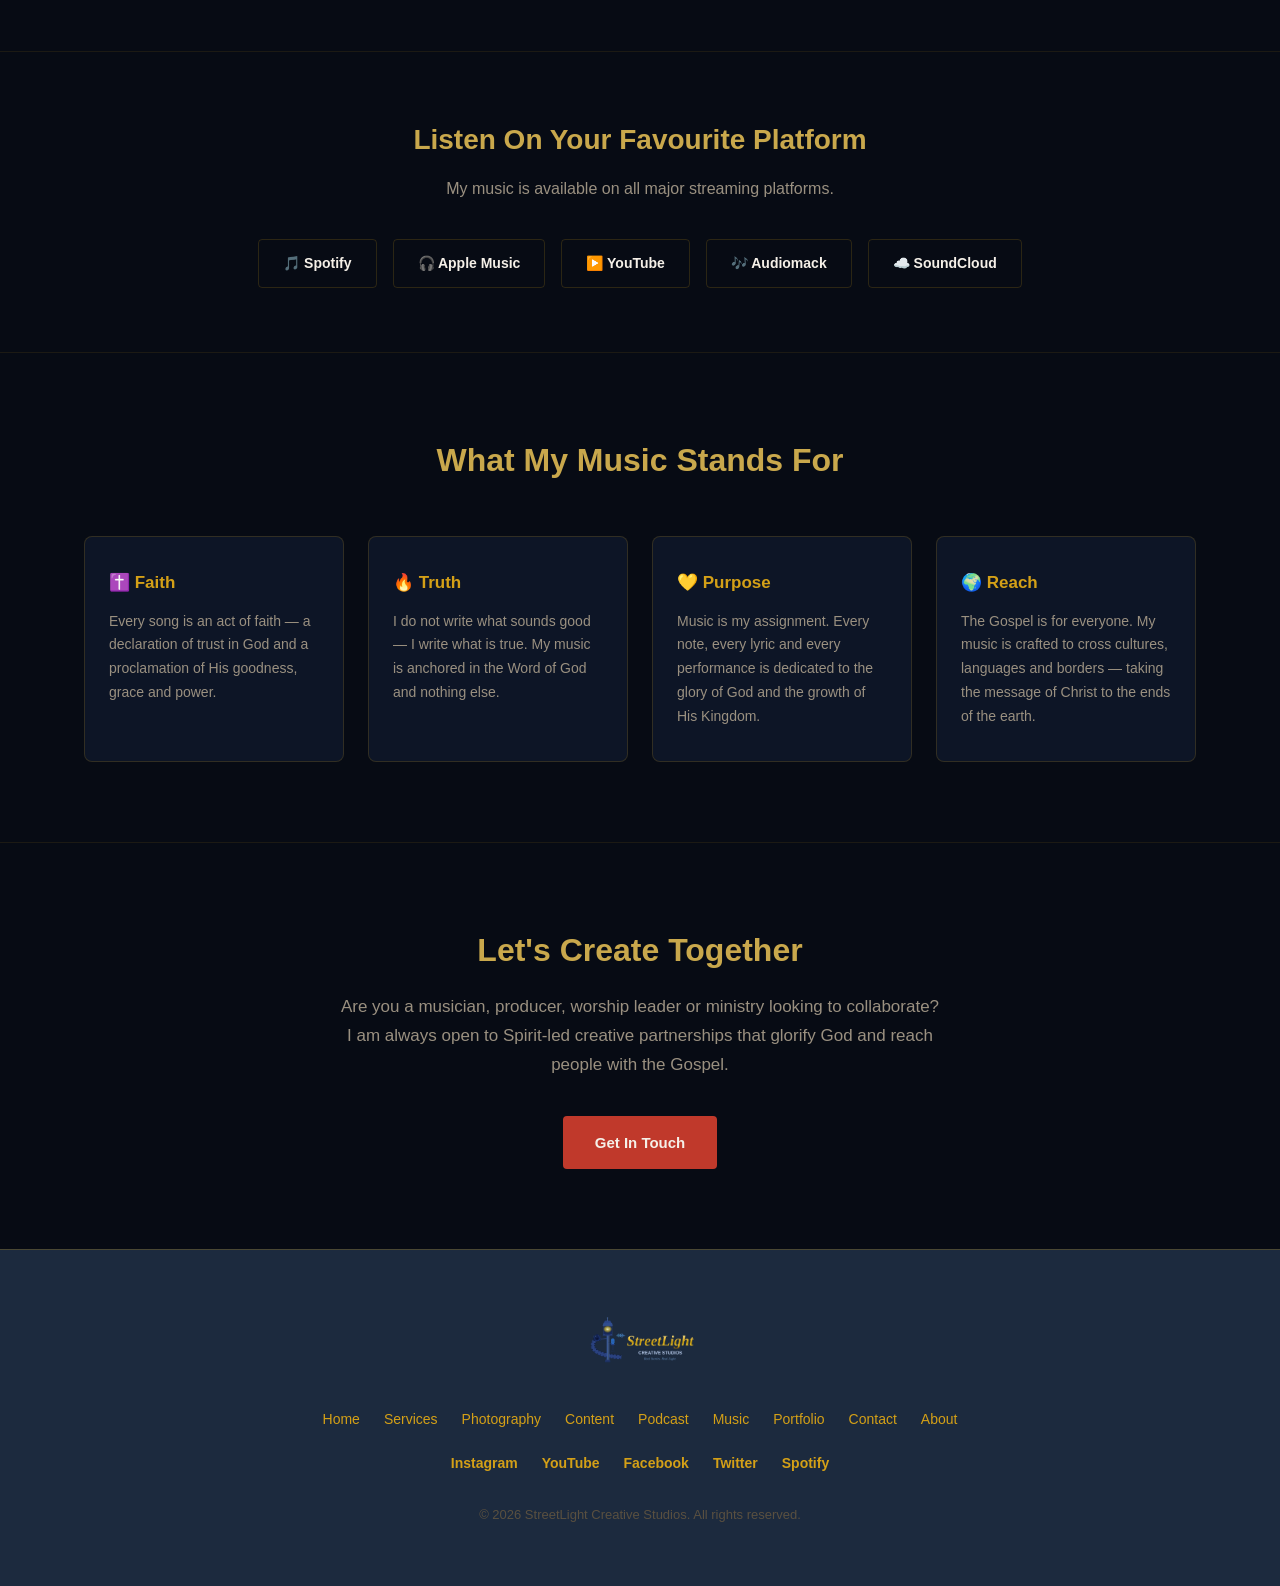
<file: music.html>
<!DOCTYPE html>
<html lang="en">

  <head>
    <meta charset="UTF-8">
    <meta name="viewport" content="width=device-width, initial-scale=1.0">
    <link rel="icon" type="image/x-icon" href="favicon.ico">

    <!-- PRIMARY SEO -->
    <title>FiaMusiq | StreetLight Creative Studios — Gospel & Inspirational Music Accra, Ghana</title>
    <meta name="description" content="StreetLight Creative Studios creates powerful gospel and inspirational music from Accra, Ghana. Songs rooted in faith, creativity and the Gospel of Jesus Christ. Listen on Spotify, YouTube and Apple Music.">
    <meta name="keywords" content="gospel music Ghana, Christian musician Accra, inspirational music Ghana, Fiamusiq music, gospel artist Accra, Christian songs Ghana, StreetLight Creative Studios music">
    <meta name="author" content="StreetLight Creative Studios">
    <meta name="robots" content="index, follow">
    <link rel="canonical" href="https://theperfecteyestudios-blip.github.io/my-website/music.html">

    <!-- OPEN GRAPH -->
    <meta property="og:type" content="music.musician">
    <meta property="og:title" content="Music | StreetLight Creative Studios — Gospel & Inspirational Music Ghana">
    <meta property="og:description" content="Powerful gospel and inspirational music rooted in faith and the Gospel of Jesus Christ. Based in Accra, Ghana.">
    <meta property="og:image" content="https://theperfecteyestudios-blip.github.io/my-website/images/og-image.jpg">
    <meta property="og:url" content="https://theperfecteyestudios-blip.github.io/my-website/music.html">
    <meta property="og:site_name" content="StreetLight Creative Studios">

    <!-- TWITTER CARD -->
    <meta name="twitter:card" content="summary_large_image">
    <meta name="twitter:title" content="Music | StreetLight Creative Studios — Gospel & Inspirational Music">
    <meta name="twitter:description" content="Powerful gospel and inspirational music from Accra, Ghana. Rooted in faith and the Gospel of Jesus Christ.">
    <meta name="twitter:image" content="https://theperfecteyestudios-blip.github.io/my-website/images/og-image.jpg">

    <link rel="stylesheet" href="css/style.css">
  </head>

  <body>

    <!-- NAVBAR -->
    <nav class="navbar">
      <div class="nav-logo">
        <a href="index.html">
          <img src="images/logo.png" alt="StreetLight Creative Studios">
        </a>
      </div>
      <ul class="nav-links">
        <li><a href="index.html">Home</a></li>
        <li><a href="services.html">Services</a></li>

        <!-- DROPDOWN -->
        <li class="dropdown">
          <button class="dropdown-toggle">Creative Work</button>
          <ul class="dropdown-menu">
            <li><a href="photography.html">Photography</a></li>
            <li><a href="content.html">Content</a></li>
            <li><a href="podcast.html">Podcast</a></li>
            <li><a href="music.html">Music</a></li>
          </ul>
        </li>

        <li><a href="portfolio.html">Portfolio</a></li>
        <li><a href="contact.html">Contact</a></li>
        <li><a href="about.html">About</a></li>
      </ul>
    </nav>

    <!-- PAGE HEADER -->
    <section class="page-header">
      <h1>FiaMusiq</h1>
      <p>Songs rooted in faith, truth and the Gospel of Jesus Christ.</p>
    </section>

    <!-- ABOUT MY MUSIC -->
    <section class="about-story">
      <div class="about-image">
        <div class="content-placeholder">
          <span class="placeholder-icon">🎵</span>
          <span>Artist Photo</span>
          <span class="placeholder-text">Coming Soon</span>
        </div>
      </div>
      <div class="about-text">
        <h2>The Heart Behind the Music 🎵</h2>
        <p>Music has always been more than sound to me — it is ministry. Every song I write is birthed from a place of faith, prayer and a deep desire to see lives transformed by the power of the Gospel of Jesus Christ.</p>
        <p>Growing up in Accra, Ghana, I found my voice through worship. What began as writing personal songs of devotion grew into a calling to share that same faith through music that speaks to the soul — whether you are in the church, on the street or somewhere in between.</p>
        <p>My music sits at the intersection of gospel, contemporary Christian and inspirational sounds — crafted to encourage believers, challenge seekers and glorify God in every note.</p>
        <a href="contact.html" class="btn">Work With Me</a>
      </div>
    </section>

    <!-- WHAT I CREATE -->
    <section class="about-skills">
      <h2>What I Create</h2>
      <div class="skills-grid">

        <div class="skill-card">
          <div class="skill-icon">🙏</div>
          <h3>Gospel Music</h3>
          <p>Powerful songs that declare the truth of the Gospel, celebrate the risen Christ and build faith in the hearts of listeners.</p>
        </div>

        <div class="skill-card">
          <div class="skill-icon">✨</div>
          <h3>Worship & Devotion</h3>
          <p>Intimate songs of worship and devotion — written for personal quiet times, church gatherings and moments of deep prayer.</p>
        </div>

        <div class="skill-card">
          <div class="skill-icon">🌍</div>
          <h3>Inspirational Music</h3>
          <p>Songs that speak to everyday life — hope, purpose, identity and resilience — rooted in the Word of God and the human experience.</p>
        </div>

      </div>
    </section>

    <!-- FEATURED SONGS -->
    <section class="episodes-section">
      <h2>Featured Songs</h2>

      <div class="episode-card">
        <div class="episode-number">🎵</div>
        <div class="episode-info">
          <h3>Song Title — Coming Soon</h3>
          <p>A new gospel release from FiaMusiq. Check back soon for the full title and description.</p>
          <div class="episode-meta">
            <span>🎙️ Gospel</span>
            <span>📅 2026</span>
          </div>
          <a href="#listen" class="btn-small">Coming Soon →</a>
        </div>
      </div>

      <div class="episode-card">
        <div class="episode-number">🎵</div>
        <div class="episode-info">
          <h3>Song Title — Coming Soon</h3>
          <p>A worship song birthed from prayer and devotion. Full details dropping soon.</p>
          <div class="episode-meta">
            <span>🎙️ Worship</span>
            <span>📅 2026</span>
          </div>
          <a href="#listen" class="btn-small">Coming Soon →</a>
        </div>
      </div>

      <div class="episode-card">
        <div class="episode-number">🎵</div>
        <div class="episode-info">
          <h3>Song Title — Coming Soon</h3>
          <p>An inspirational track rooted in the Word of God. Stay tuned for the full release.</p>
          <div class="episode-meta">
            <span>🎙️ Inspirational</span>
            <span>📅 2026</span>
          </div>
          <a href="#listen" class="btn-small">Coming Soon →</a>
        </div>
      </div>

      <div class="episode-card">
        <div class="episode-number">🎵</div>
        <div class="episode-info">
          <h3>Song Title — Coming Soon</h3>
          <p>A powerful declaration of faith and the goodness of God. Release date coming soon.</p>
          <div class="episode-meta">
            <span>🎙️ Gospel</span>
            <span>📅 2026</span>
          </div>
          <a href="#listen" class="btn-small">Coming Soon →</a>
        </div>
      </div>

    </section>

    <!-- MUSIC VIDEOS -->
    <section class="portfolio-section">
      <h2>🎬 Music Videos</h2>
      <p>Visual expressions of faith — watch the stories behind the songs.</p>
      <div class="video-grid">

        <div class="video-card">
          <div class="video-placeholder"
               data-video="https://www.youtube.com/watch?v=YOURVIDEOID1">
            <span class="placeholder-icon">▶️</span>
            <span>Music Video 1</span>
            <span class="placeholder-text">Coming Soon</span>
          </div>
          <h3>Official Music Video — Coming Soon</h3>
          <p>Visual story behind the song — releasing 2026.</p>
        </div>

        <div class="video-card">
          <div class="video-placeholder"
               data-video="https://www.youtube.com/watch?v=YOURVIDEOID2">
            <span class="placeholder-icon">▶️</span>
            <span>Music Video 2</span>
            <span class="placeholder-text">Coming Soon</span>
          </div>
          <h3>Official Music Video — Coming Soon</h3>
          <p>Visual story behind the song — releasing 2026.</p>
        </div>

        <div class="video-card">
          <div class="video-placeholder"
               data-video="https://www.youtube.com/watch?v=YOURVIDEOID3">
            <span class="placeholder-icon">▶️</span>
            <span>Live Performance</span>
            <span class="placeholder-text">Coming Soon</span>
          </div>
          <h3>Live Worship Performance — Coming Soon</h3>
          <p>Live recording from a worship gathering — releasing 2026.</p>
        </div>

      </div>
    </section>

    <!-- LISTEN ON PLATFORMS -->
    <section class="listen-section" id="listen">
      <h2>Listen On Your Favourite Platform</h2>
      <p>My music is available on all major streaming platforms.</p>
      <div class="platform-links">
        <a href="#" class="platform-btn">🎵 Spotify</a>
        <a href="#" class="platform-btn">🎧 Apple Music</a>
        <a href="#" class="platform-btn">▶️ YouTube</a>
        <a href="#" class="platform-btn">🎶 Audiomack</a>
        <a href="#" class="platform-btn">☁️ SoundCloud</a>
      </div>
    </section>

    <!-- VALUES -->
    <section class="about-values">
      <h2>What My Music Stands For</h2>
      <div class="values-grid">

        <div class="value-card">
          <h3>✝️ Faith</h3>
          <p>Every song is an act of faith — a declaration of trust in God and a proclamation of His goodness, grace and power.</p>
        </div>

        <div class="value-card">
          <h3>🔥 Truth</h3>
          <p>I do not write what sounds good — I write what is true. My music is anchored in the Word of God and nothing else.</p>
        </div>

        <div class="value-card">
          <h3>💛 Purpose</h3>
          <p>Music is my assignment. Every note, every lyric and every performance is dedicated to the glory of God and the growth of His Kingdom.</p>
        </div>

        <div class="value-card">
          <h3>🌍 Reach</h3>
          <p>The Gospel is for everyone. My music is crafted to cross cultures, languages and borders — taking the message of Christ to the ends of the earth.</p>
        </div>

      </div>
    </section>

    <!-- COLLABORATE CTA -->
    <section class="guest-cta">
      <h2>Let's Create Together</h2>
      <p>Are you a musician, producer, worship leader or ministry looking to collaborate? I am always open to Spirit-led creative partnerships that glorify God and reach people with the Gospel.</p>
      <a href="contact.html" class="btn">Get In Touch</a>
    </section>

    <!-- FOOTER -->
    <footer class="footer">
      <div class="footer-logo">
        <img src="images/logo.png" alt="StreetLight Creative Studios">
      </div>
      <div class="footer-links">
        <a href="index.html">Home</a>
        <a href="services.html">Services</a>
        <a href="photography.html">Photography</a>
        <a href="content.html">Content</a>
        <a href="podcast.html">Podcast</a>
        <a href="music.html">Music</a>
        <a href="portfolio.html">Portfolio</a>
        <a href="contact.html">Contact</a>
        <a href="about.html">About</a>
      </div>
      <div class="social-links">
        <a href="#">Instagram</a>
        <a href="#">YouTube</a>
        <a href="#">Facebook</a>
        <a href="#">Twitter</a>
        <a href="#">Spotify</a>
      </div>
      <p>© 2026 StreetLight Creative Studios. All rights reserved.</p>
    </footer>

    <script src="js/script.js"></script>

  </body>

</html>
</file>
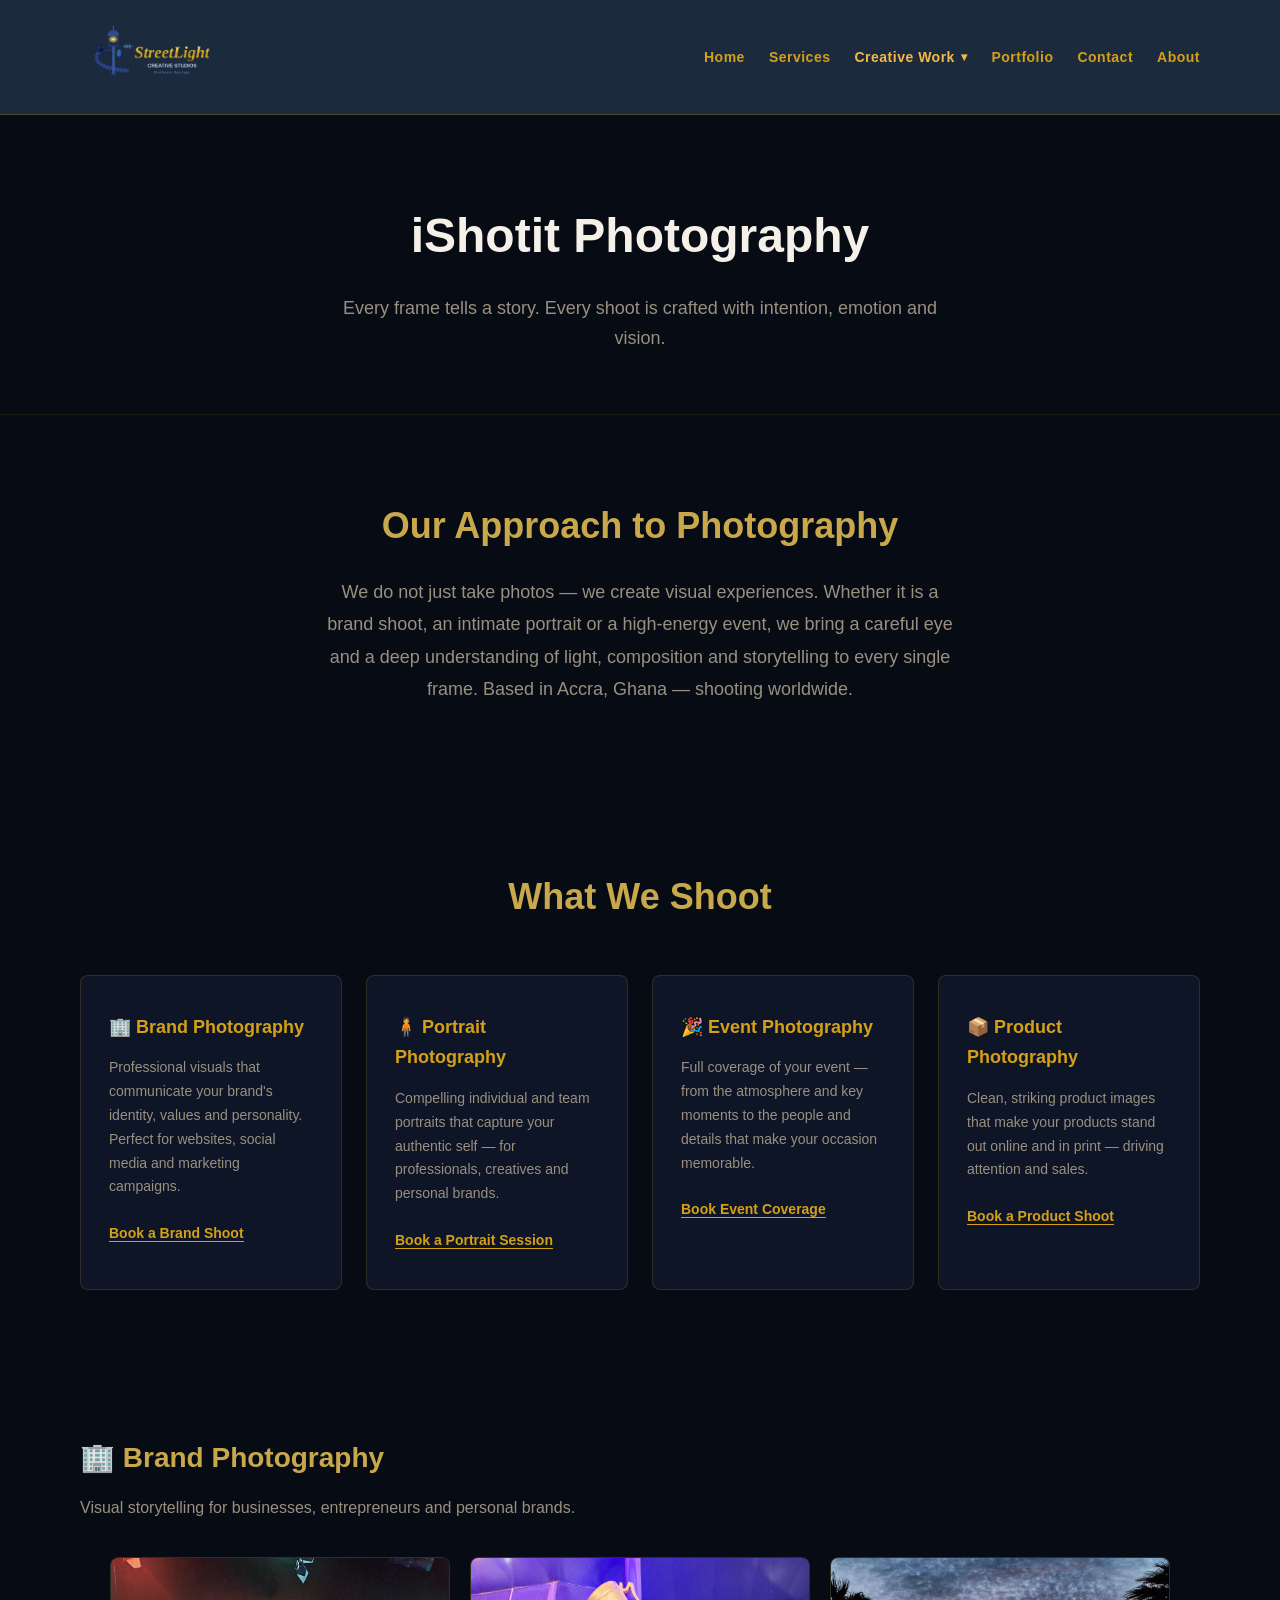
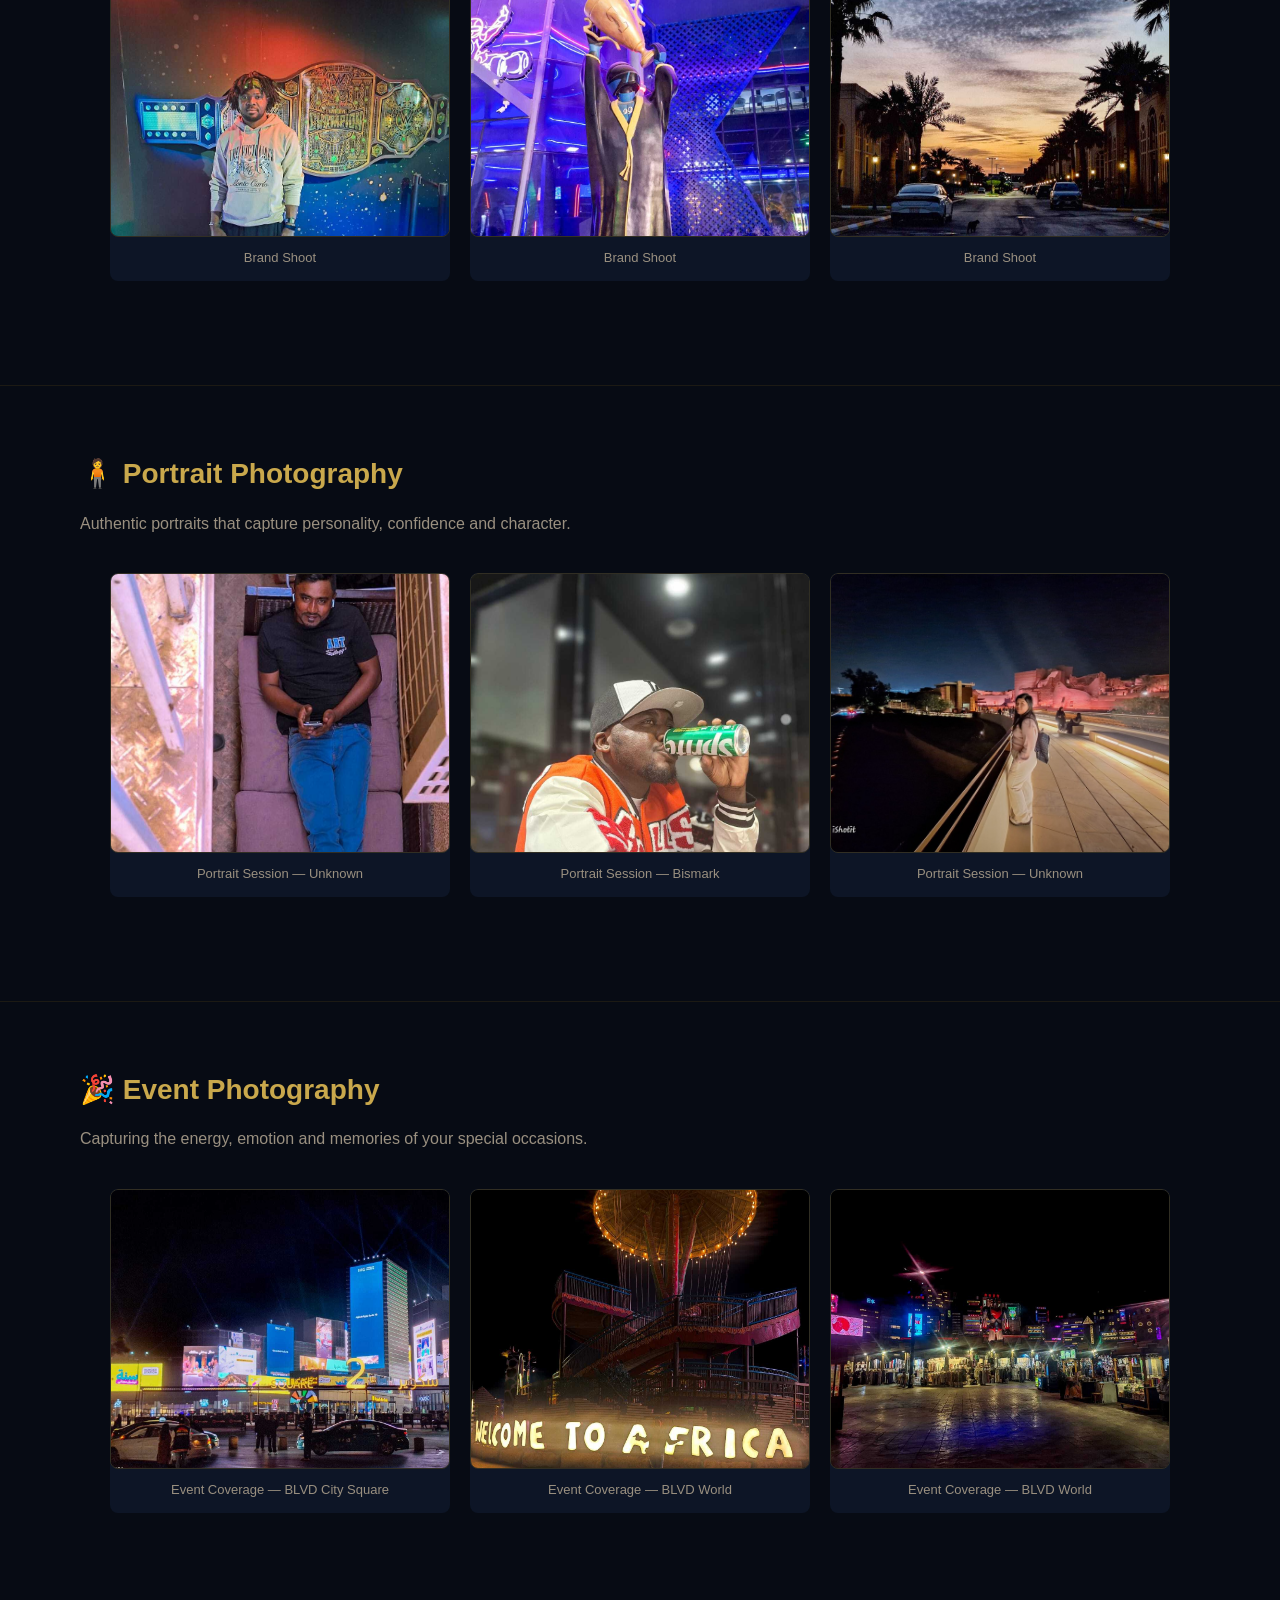
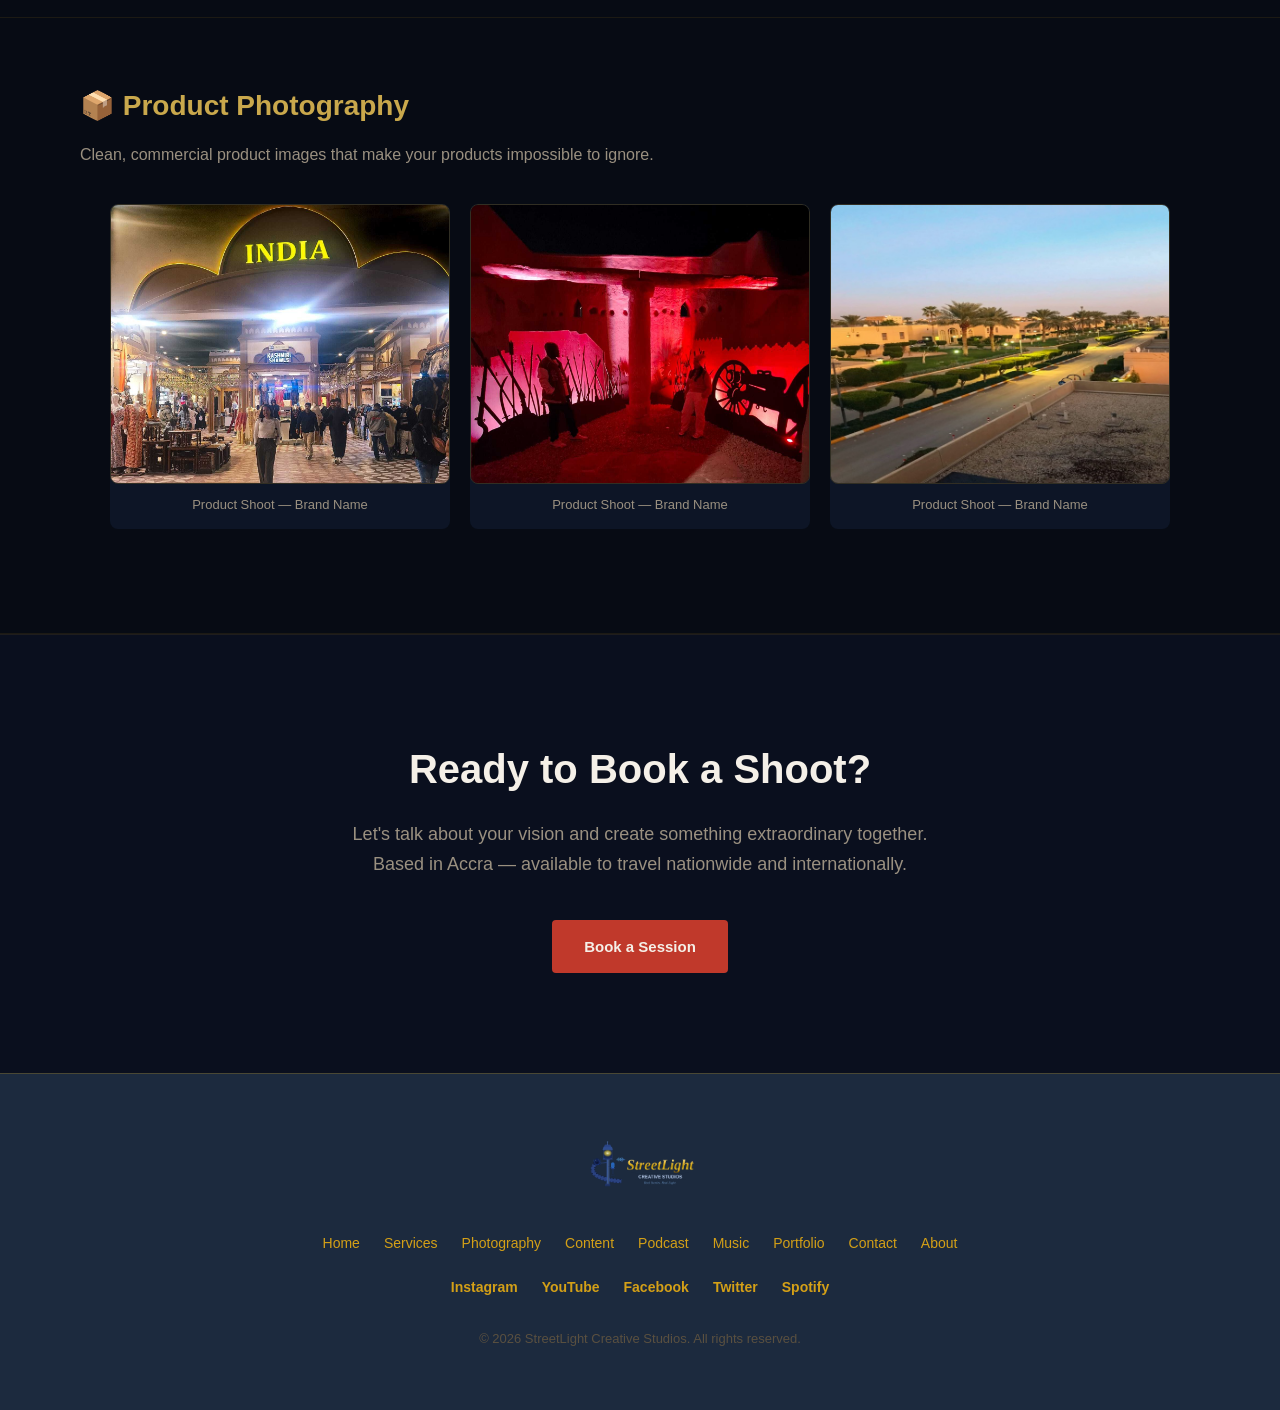
<file: photography.html>
<!DOCTYPE html>
<html lang="en">

  <head>
    <meta charset="UTF-8">
    <meta name="viewport" content="width=device-width, initial-scale=1.0">
    <link rel="icon" type="image/x-icon" href="favicon.ico">

    <!-- PRIMARY SEO -->
    <title>iShotit Photography | StreetLight Creative Studios — Professional Photographer Accra, Ghana</title>
    <meta name="description" content="StreetLight Creative Studios is a professional photography studio based in Accra, Ghana. Specialising in brand photography, portraits, events and product shoots that tell your story visually.">
    <meta name="keywords" content="photographer Accra, brand photography Ghana, portrait photographer Accra, event photographer Ghana, product photography Accra, StreetLight Creative Studios, Fiamusiq photography">
    <meta name="author" content="StreetLight Creative Studios">
    <meta name="robots" content="index, follow">
    <link rel="canonical" href="https://theperfecteyestudios-blip.github.io/my-website/photography.html">

    <!-- OPEN GRAPH -->
    <meta property="og:type" content="website">
    <meta property="og:title" content="Photography | StreetLight Creative Studios — Professional Photographer Ghana">
    <meta property="og:description" content="Professional brand, portrait, event and product photography based in Accra, Ghana.">
    <meta property="og:image" content="https://theperfecteyestudios-blip.github.io/my-website/images/og-image.jpg">
    <meta property="og:url" content="https://theperfecteyestudios-blip.github.io/my-website/photography.html">
    <meta property="og:site_name" content="StreetLight Creative Studios">

    <!-- TWITTER CARD -->
    <meta name="twitter:card" content="summary_large_image">
    <meta name="twitter:title" content="Photography | StreetLight Creative Studios">
    <meta name="twitter:description" content="Professional brand, portrait, event and product photography in Accra, Ghana.">
    <meta name="twitter:image" content="https://theperfecteyestudios-blip.github.io/my-website/images/og-image.jpg">

    <link rel="stylesheet" href="css/style.css">
  </head>

  <body>

    <!-- NAVBAR -->
    <nav class="navbar">
      <div class="nav-logo">
        <a href="index.html">
          <img src="images/logo.png" alt="StreetLight Creative Studios">
        </a>
      </div>
      <ul class="nav-links">
        <li><a href="index.html">Home</a></li>
        <li><a href="services.html">Services</a></li>

        <!-- DROPDOWN -->
        <li class="dropdown">
          <button class="dropdown-toggle">Creative Work</button>
          <ul class="dropdown-menu">
            <li><a href="photography.html">Photography</a></li>
            <li><a href="content.html">Content</a></li>
            <li><a href="podcast.html">Podcast</a></li>
            <li><a href="music.html">Music</a></li>
          </ul>
        </li>

        <li><a href="portfolio.html">Portfolio</a></li>
        <li><a href="contact.html">Contact</a></li>
        <li><a href="about.html">About</a></li>
      </ul>
    </nav>

    <!-- PAGE HEADER -->
    <section class="page-header">
      <h1>iShotit Photography</h1>
      <p>Every frame tells a story. Every shoot is crafted with intention, emotion and vision.</p>
    </section>

    <!-- ABOUT MY PHOTOGRAPHY -->
    <section class="intro">
      <h2>Our Approach to Photography</h2>
      <p>We do not just take photos — we create visual experiences. Whether it is a brand shoot, an intimate portrait or a high-energy event, we bring a careful eye and a deep understanding of light, composition and storytelling to every single frame. Based in Accra, Ghana — shooting worldwide.</p>
    </section>

    <!-- WHAT WE SHOOT -->
    <section class="services-highlight">
      <h2>What We Shoot</h2>
      <div class="cards">

        <div class="card">
          <h3>🏢 Brand Photography</h3>
          <p>Professional visuals that communicate your brand's identity, values and personality. Perfect for websites, social media and marketing campaigns.</p>
          <a href="contact.html">Book a Brand Shoot</a>
        </div>

        <div class="card">
          <h3>🧍 Portrait Photography</h3>
          <p>Compelling individual and team portraits that capture your authentic self — for professionals, creatives and personal brands.</p>
          <a href="contact.html">Book a Portrait Session</a>
        </div>

        <div class="card">
          <h3>🎉 Event Photography</h3>
          <p>Full coverage of your event — from the atmosphere and key moments to the people and details that make your occasion memorable.</p>
          <a href="contact.html">Book Event Coverage</a>
        </div>

        <div class="card">
          <h3>📦 Product Photography</h3>
          <p>Clean, striking product images that make your products stand out online and in print — driving attention and sales.</p>
          <a href="contact.html">Book a Product Shoot</a>
        </div>

      </div>
    </section>

    <!-- BRAND PHOTOGRAPHY GALLERY -->
    <section class="portfolio-section">
      <h2>🏢 Brand Photography</h2>
      <p>Visual storytelling for businesses, entrepreneurs and personal brands.</p>
      <div class="photo-grid">

        <div class="photo-card">
          <img src="images/photography/brandshoot1.jpg" alt="Brand Photography — StreetLight Creative Studios">
          <p>Brand Shoot</p>
        </div>

        <div class="photo-card">
          <img src="images/photography/brandshoot2.jpg" alt="Brand Photography — StreetLight Creative Studios">
          <p>Brand Shoot</p>
        </div>

        <div class="photo-card">
          <img src="images/photography/brand-3.jpg" alt="Brand Photography — StreetLight Creative Studios">
          <p>Brand Shoot</p>
        </div>

      </div>
    </section>

    <!-- PORTRAIT GALLERY -->
    <section class="portfolio-section">
      <h2>🧍 Portrait Photography</h2>
      <p>Authentic portraits that capture personality, confidence and character.</p>
      <div class="photo-grid">

        <div class="photo-card">
          <img src="images/photography/portrait-1.jpg" alt="Portrait Photography — StreetLight Creative Studios">
          <p>Portrait Session — Unknown</p>
        </div>

        <div class="photo-card">
          <img src="images/photography/portrait-2.jpg" alt="Portrait Photography — StreetLight Creative Studios">
          <p>Portrait Session — Bismark</p>
        </div>

        <div class="photo-card">
          <img src="images/photography/portrait-3.jpg" alt="Portrait Photography — StreetLight Creative Studios">
          <p>Portrait Session — Unknown</p>
        </div>

      </div>
    </section>

    <!-- EVENT GALLERY -->
    <section class="portfolio-section">
      <h2>🎉 Event Photography</h2>
      <p>Capturing the energy, emotion and memories of your special occasions.</p>
      <div class="photo-grid">

        <div class="photo-card">
          <img src="images/photography/event-1.jpg" alt="Event Photography — StreetLight Creative Studios">
          <p>Event Coverage — BLVD City Square</p>
        </div>

        <div class="photo-card">
          <img src="images/photography/event-2.jpg" alt="Event Photography — StreetLight Creative Studios">
          <p>Event Coverage — BLVD World</p>
        </div>

        <div class="photo-card">
          <img src="images/photography/event-3.jpg" alt="Event Photography — StreetLight Creative Studios">
          <p>Event Coverage — BLVD World</p>
        </div>

      </div>
    </section>

    <!-- PRODUCT GALLERY -->
    <section class="portfolio-section">
      <h2>📦 Product Photography</h2>
      <p>Clean, commercial product images that make your products impossible to ignore.</p>
      <div class="photo-grid">

        <div class="photo-card">
          <img src="images/photography/product-1.jpg" alt="Product Photography — StreetLight Creative Studios">
          <p>Product Shoot — Brand Name</p>
        </div>

        <div class="photo-card">
          <img src="images/photography/product-2.jpg" alt="Product Photography — StreetLight Creative Studios">
          <p>Product Shoot — Brand Name</p>
        </div>

        <div class="photo-card">
          <img src="images/photography/product-3.jpg" alt="Product Photography — StreetLight Creative Studios">
          <p>Product Shoot — Brand Name</p>
        </div>

      </div>
    </section>

    <!-- BOOKING CTA -->
    <section class="cta-section">
      <h2>Ready to Book a Shoot?</h2>
      <p>Let's talk about your vision and create something extraordinary together. Based in Accra — available to travel nationwide and internationally.</p>
      <a href="contact.html" class="btn">Book a Session</a>
    </section>

    <!-- FOOTER -->
    <footer class="footer">
      <div class="footer-logo">
        <img src="images/logo.png" alt="StreetLight Creative Studios">
      </div>
      <div class="footer-links">
        <a href="index.html">Home</a>
        <a href="services.html">Services</a>
        <a href="photography.html">Photography</a>
        <a href="content.html">Content</a>
        <a href="podcast.html">Podcast</a>
        <a href="music.html">Music</a>
        <a href="portfolio.html">Portfolio</a>
        <a href="contact.html">Contact</a>
        <a href="about.html">About</a>
      </div>
      <div class="social-links">
        <a href="#">Instagram</a>
        <a href="#">YouTube</a>
        <a href="#">Facebook</a>
        <a href="#">Twitter</a>
        <a href="#">Spotify</a>
      </div>
      <p>© 2026 StreetLight Creative Studios. All rights reserved.</p>
    </footer>

    <script src="js/script.js"></script>

  </body>

</html>
</file>
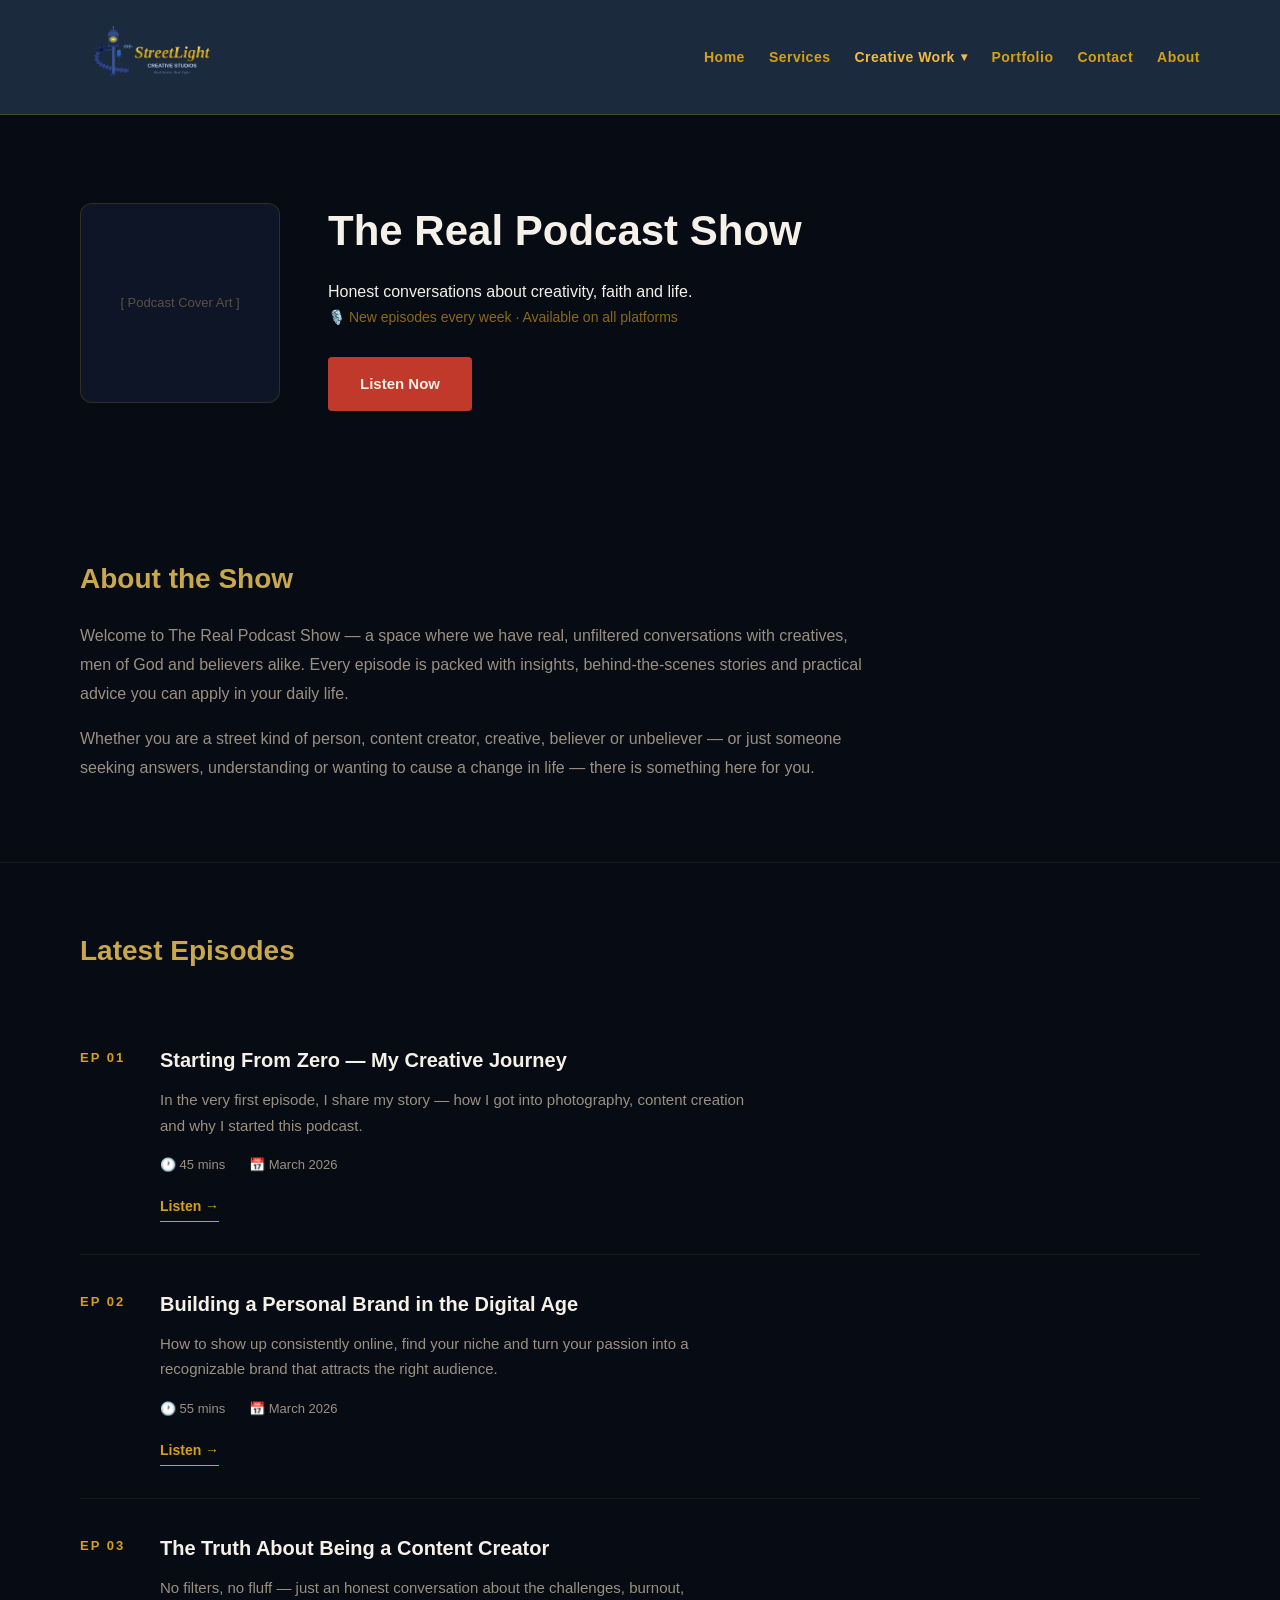
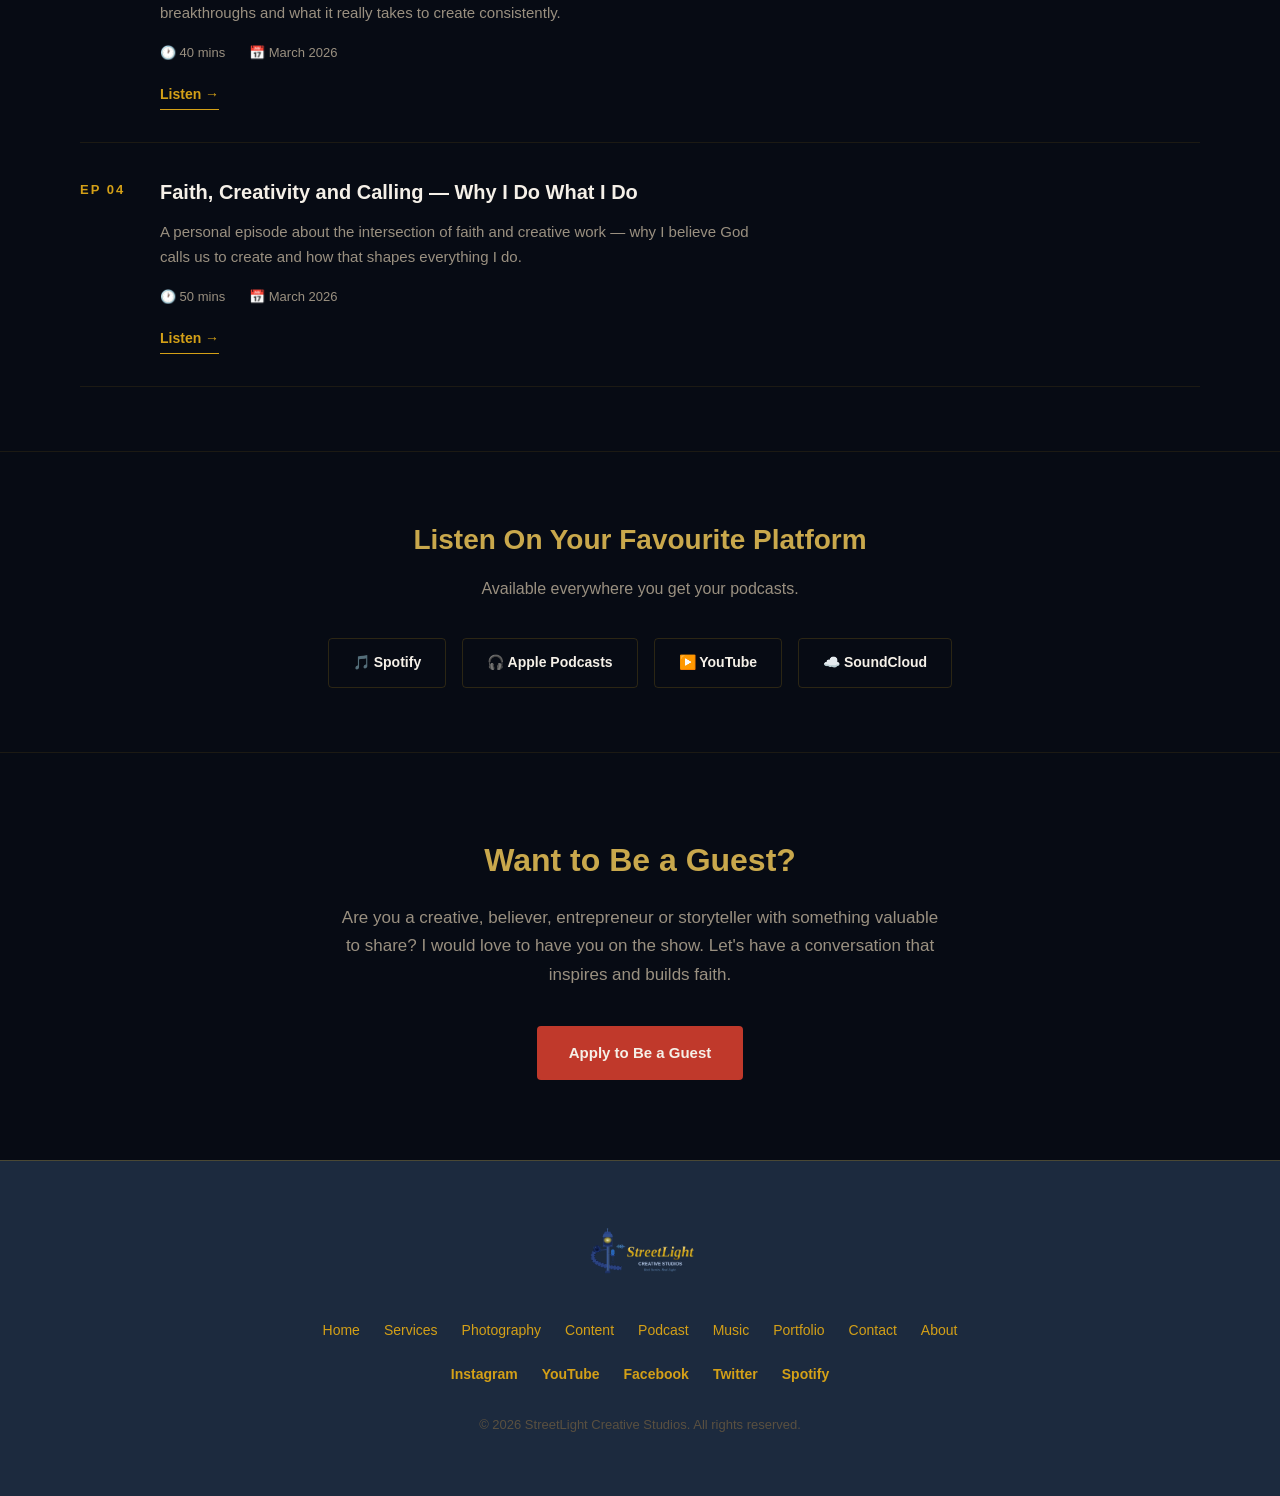
<file: podcast.html>
<!DOCTYPE html>
<html lang="en">

  <head>
    <meta charset="UTF-8">
    <meta name="viewport" content="width=device-width, initial-scale=1.0">
    <link rel="icon" type="image/x-icon" href="favicon.ico">

    <!-- PRIMARY SEO -->
    <title>The Real Podcast Show | Faith · Creativity · Life — Ghana</title>
    <meta name="description" content="The Real Podcast Show by StreetLight Creative Studios — honest conversations about faith, creativity, content creation and life. New episodes weekly. Available on Spotify, Apple Podcasts, YouTube and SoundCloud.">
    <meta name="keywords" content="Ghana podcast, faith podcast Africa, creativity podcast, Christian podcast Ghana, The Real Podcast Show, StreetLight Creative Studios podcast, content creator podcast, Fiamusiq podcast">
    <meta name="author" content="StreetLight Creative Studios">
    <meta name="robots" content="index, follow">
    <link rel="canonical" href="https://theperfecteyestudios-blip.github.io/my-website/podcast.html">

    <!-- OPEN GRAPH -->
    <meta property="og:type" content="website">
    <meta property="og:title" content="The Real Podcast Show | Faith · Creativity · Life">
    <meta property="og:description" content="Honest conversations about faith, creativity and life. New episodes every week on all platforms.">
    <meta property="og:image" content="https://theperfecteyestudios-blip.github.io/my-website/images/og-image.jpg">
    <meta property="og:url" content="https://theperfecteyestudios-blip.github.io/my-website/podcast.html">
    <meta property="og:site_name" content="StreetLight Creative Studios">

    <!-- TWITTER CARD -->
    <meta name="twitter:card" content="summary_large_image">
    <meta name="twitter:title" content="The Real Podcast Show | Faith · Creativity · Life">
    <meta name="twitter:description" content="Honest conversations about faith, creativity and life. Available on Spotify, Apple Podcasts and YouTube.">
    <meta name="twitter:image" content="https://theperfecteyestudios-blip.github.io/my-website/images/og-image.jpg">

    <link rel="stylesheet" href="css/style.css">
  </head>

  <body>

    <!-- NAVBAR -->
    <nav class="navbar">
      <div class="nav-logo">
        <a href="index.html">
          <img src="images/logo.png" alt="StreetLight Creative Studios">
        </a>
      </div>
      <ul class="nav-links">
        <li><a href="index.html">Home</a></li>
        <li><a href="services.html">Services</a></li>

        <!-- DROPDOWN -->
        <li class="dropdown">
          <button class="dropdown-toggle">Creative Work</button>
          <ul class="dropdown-menu">
            <li><a href="photography.html">Photography</a></li>
            <li><a href="content.html">Content</a></li>
            <li><a href="podcast.html">Podcast</a></li>
            <li><a href="music.html">Music</a></li>
          </ul>
        </li>

        <li><a href="portfolio.html">Portfolio</a></li>
        <li><a href="contact.html">Contact</a></li>
        <li><a href="about.html">About</a></li>
      </ul>
    </nav>

    <!-- PAGE HEADER -->
    <section class="podcast-header">
      <div class="podcast-cover">[ Podcast Cover Art ]</div>
      <div class="podcast-header-text">
        <h1>The Real Podcast Show</h1>
        <p>Honest conversations about creativity, faith and life.</p>
        <p class="podcast-meta">🎙️ New episodes every week · Available on all platforms</p>
        <a href="#listen" class="btn">Listen Now</a>
      </div>
    </section>

    <!-- ABOUT THE SHOW -->
    <section class="about-show">
      <h2>About the Show</h2>
      <p>Welcome to The Real Podcast Show — a space where we have real, unfiltered conversations with creatives, men of God and believers alike. Every episode is packed with insights, behind-the-scenes stories and practical advice you can apply in your daily life.</p>
      <p>Whether you are a street kind of person, content creator, creative, believer or unbeliever — or just someone seeking answers, understanding or wanting to cause a change in life — there is something here for you.</p>
    </section>

    <!-- LATEST EPISODES -->
    <section class="episodes-section">
      <h2>Latest Episodes</h2>

      <div class="episode-card">
        <div class="episode-number">EP 01</div>
        <div class="episode-info">
          <h3>Starting From Zero — My Creative Journey</h3>
          <p>In the very first episode, I share my story — how I got into photography, content creation and why I started this podcast.</p>
          <div class="episode-meta">
            <span>🕐 45 mins</span>
            <span>📅 March 2026</span>
          </div>
          <a href="#" class="btn-small">Listen →</a>
        </div>
      </div>

      <div class="episode-card">
        <div class="episode-number">EP 02</div>
        <div class="episode-info">
          <h3>Building a Personal Brand in the Digital Age</h3>
          <p>How to show up consistently online, find your niche and turn your passion into a recognizable brand that attracts the right audience.</p>
          <div class="episode-meta">
            <span>🕐 55 mins</span>
            <span>📅 March 2026</span>
          </div>
          <a href="#" class="btn-small">Listen →</a>
        </div>
      </div>

      <div class="episode-card">
        <div class="episode-number">EP 03</div>
        <div class="episode-info">
          <h3>The Truth About Being a Content Creator</h3>
          <p>No filters, no fluff — just an honest conversation about the challenges, burnout, breakthroughs and what it really takes to create consistently.</p>
          <div class="episode-meta">
            <span>🕐 40 mins</span>
            <span>📅 March 2026</span>
          </div>
          <a href="#" class="btn-small">Listen →</a>
        </div>
      </div>

      <div class="episode-card">
        <div class="episode-number">EP 04</div>
        <div class="episode-info">
          <h3>Faith, Creativity and Calling — Why I Do What I Do</h3>
          <p>A personal episode about the intersection of faith and creative work — why I believe God calls us to create and how that shapes everything I do.</p>
          <div class="episode-meta">
            <span>🕐 50 mins</span>
            <span>📅 March 2026</span>
          </div>
          <a href="#" class="btn-small">Listen →</a>
        </div>
      </div>

    </section>

    <!-- LISTEN ON PLATFORMS -->
    <section class="listen-section" id="listen">
      <h2>Listen On Your Favourite Platform</h2>
      <p>Available everywhere you get your podcasts.</p>
      <div class="platform-links">
        <a href="#" class="platform-btn">🎵 Spotify</a>
        <a href="#" class="platform-btn">🎧 Apple Podcasts</a>
        <a href="#" class="platform-btn">▶️ YouTube</a>
        <a href="#" class="platform-btn">☁️ SoundCloud</a>
      </div>
    </section>

    <!-- GUEST CTA -->
    <section class="guest-cta">
      <h2>Want to Be a Guest?</h2>
      <p>Are you a creative, believer, entrepreneur or storyteller with something valuable to share? I would love to have you on the show. Let's have a conversation that inspires and builds faith.</p>
      <a href="contact.html" class="btn">Apply to Be a Guest</a>
    </section>

    <!-- FOOTER -->
    <footer class="footer">
      <div class="footer-logo">
        <img src="images/logo.png" alt="StreetLight Creative Studios">
      </div>
      <div class="footer-links">
        <a href="index.html">Home</a>
        <a href="services.html">Services</a>
        <a href="photography.html">Photography</a>
        <a href="content.html">Content</a>
        <a href="podcast.html">Podcast</a>
        <a href="music.html">Music</a>
        <a href="portfolio.html">Portfolio</a>
        <a href="contact.html">Contact</a>
        <a href="about.html">About</a>
      </div>
      <div class="social-links">
        <a href="#">Instagram</a>
        <a href="#">YouTube</a>
        <a href="#">Facebook</a>
        <a href="#">Twitter</a>
        <a href="#">Spotify</a>
      </div>
      <p>© 2026 StreetLight Creative Studios. All rights reserved.</p>
    </footer>

    <script src="js/script.js"></script>

  </body>

</html>
</file>
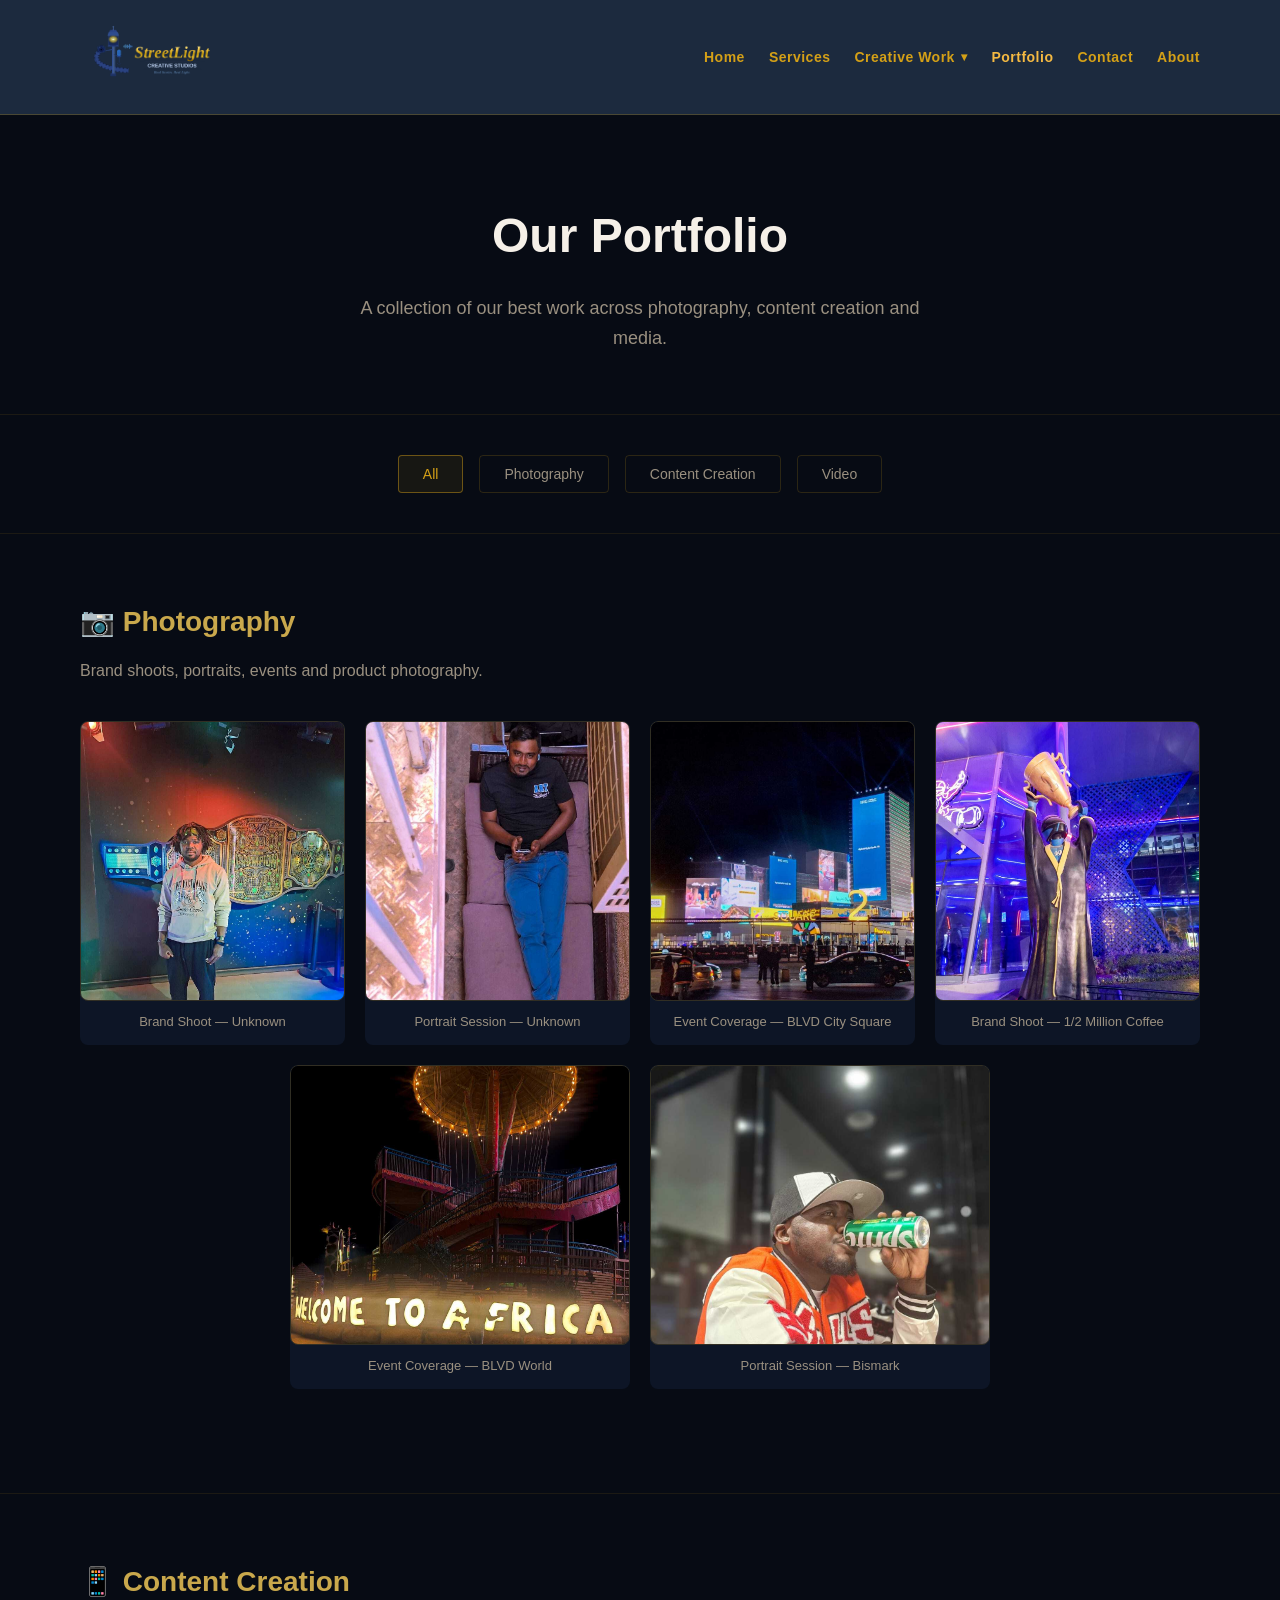
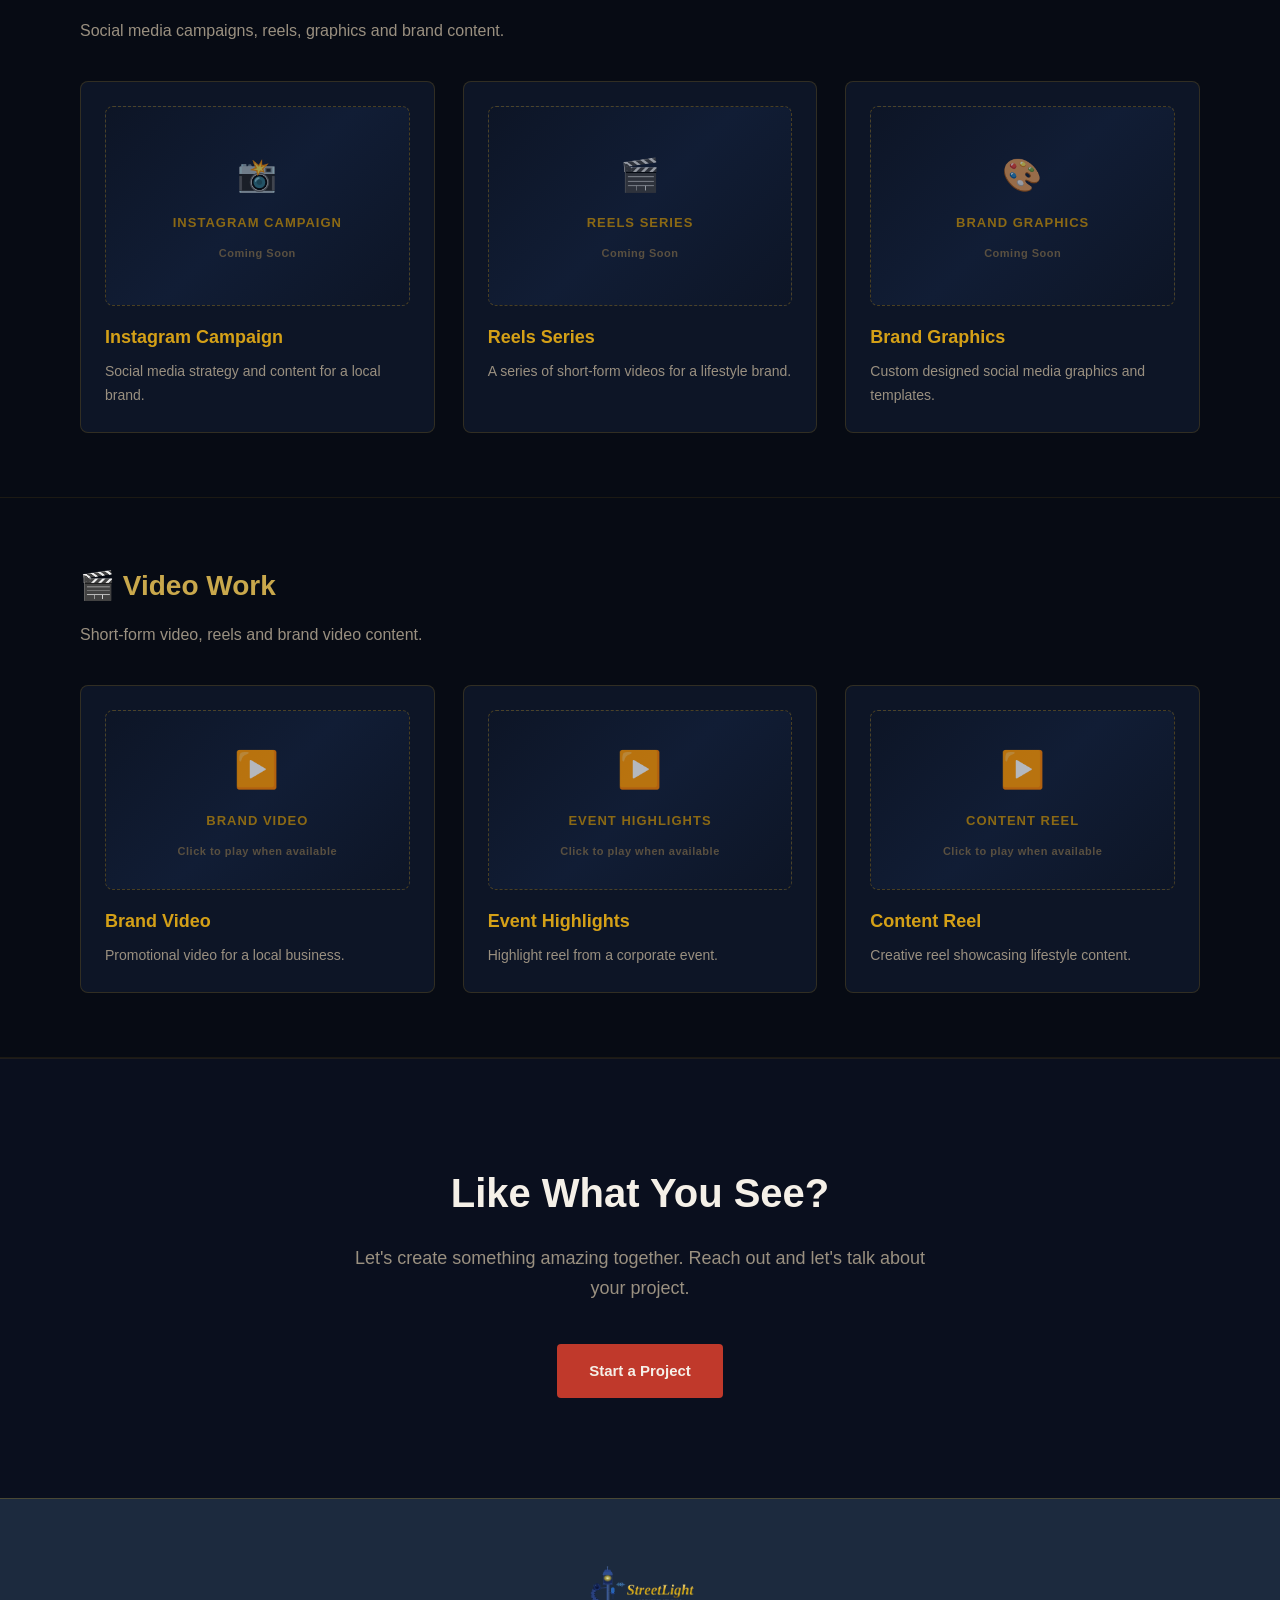
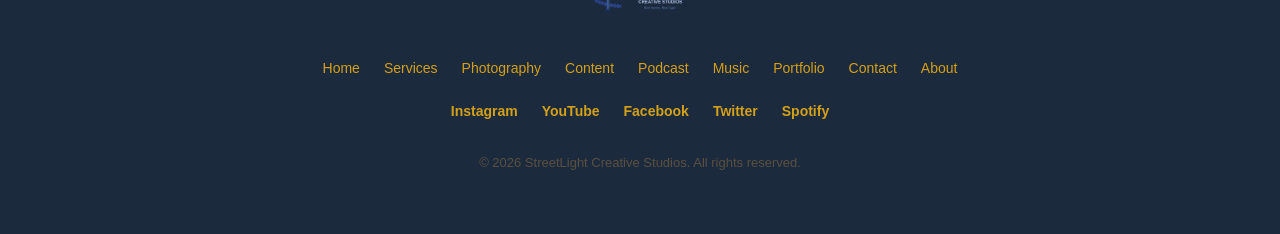
<file: portfolio.html>
<!DOCTYPE html>
<html lang="en">

  <head>
    <meta charset="UTF-8">
    <meta name="viewport" content="width=device-width, initial-scale=1.0">
    <link rel="icon" type="image/x-icon" href="favicon.ico">

    <!-- PRIMARY SEO -->
    <title>Portfolio | StreetLight Creative Studios — Photography & Content Work Ghana</title>
    <meta name="description" content="Browse StreetLight Creative Studios portfolio of professional photography, content creation and video work. Brand shoots, portraits, events and social media campaigns across Ghana and beyond.">
    <meta name="keywords" content="photography portfolio Ghana, content creation portfolio, brand photography Accra, portrait photographer Ghana, event photographer Accra, StreetLight Creative Studios, Fiamusiq">
    <meta name="author" content="StreetLight Creative Studios">
    <meta name="robots" content="index, follow">
    <link rel="canonical" href="https://theperfecteyestudios-blip.github.io/my-website/portfolio.html">

    <!-- OPEN GRAPH -->
    <meta property="og:type" content="website">
    <meta property="og:title" content="Portfolio | StreetLight Creative Studios — Photography & Content Work">
    <meta property="og:description" content="Browse professional photography, content creation and video work by StreetLight Creative Studios, based in Accra, Ghana.">
    <meta property="og:image" content="https://theperfecteyestudios-blip.github.io/my-website/images/og-image.jpg">
    <meta property="og:url" content="https://theperfecteyestudios-blip.github.io/my-website/portfolio.html">
    <meta property="og:site_name" content="StreetLight Creative Studios">

    <!-- TWITTER CARD -->
    <meta name="twitter:card" content="summary_large_image">
    <meta name="twitter:title" content="Portfolio | StreetLight Creative Studios">
    <meta name="twitter:description" content="Professional photography, content creation and video work by StreetLight Creative Studios, Accra Ghana.">
    <meta name="twitter:image" content="https://theperfecteyestudios-blip.github.io/my-website/images/og-image.jpg">

    <link rel="stylesheet" href="css/style.css">
  </head>

  <body>

    <!-- NAVBAR -->
    <nav class="navbar">
      <div class="nav-logo">
        <a href="index.html">
          <img src="images/logo.png" alt="StreetLight Creative Studios">
        </a>
      </div>
      <ul class="nav-links">
        <li><a href="index.html">Home</a></li>
        <li><a href="services.html">Services</a></li>

        <!-- DROPDOWN -->
        <li class="dropdown">
          <button class="dropdown-toggle">Creative Work</button>
          <ul class="dropdown-menu">
            <li><a href="photography.html">Photography</a></li>
            <li><a href="content.html">Content</a></li>
            <li><a href="podcast.html">Podcast</a></li>
            <li><a href="music.html">Music</a></li>
          </ul>
        </li>

        <li><a href="portfolio.html">Portfolio</a></li>
        <li><a href="contact.html">Contact</a></li>
        <li><a href="about.html">About</a></li>
      </ul>
    </nav>

    <!-- PAGE HEADER -->
    <section class="page-header">
      <h1>Our Portfolio</h1>
      <p>A collection of our best work across photography, content creation and media.</p>
    </section>

    <!-- FILTER BUTTONS -->
    <section class="portfolio-filter">
      <button class="filter-btn active">All</button>
      <button class="filter-btn">Photography</button>
      <button class="filter-btn">Content Creation</button>
      <button class="filter-btn">Video</button>
    </section>

    <!-- PHOTOGRAPHY GALLERY -->
    <section class="portfolio-section">
      <h2>📷 Photography</h2>
      <p>Brand shoots, portraits, events and product photography.</p>
      <div class="photo-grid">

        <div class="photo-card">
          <img src="images/photography/brandshoot1.jpg" alt="Brand Shoot — Unknown">
          <p>Brand Shoot — Unknown</p>
        </div>

        <div class="photo-card">
          <img src="images/photography/portrait-1.jpg" alt="Portrait Session — Unknown">
          <p>Portrait Session — Unknown</p>
        </div>

        <div class="photo-card">
          <img src="images/photography/event-1.jpg" alt="Event Coverage — BLVD City Square">
          <p>Event Coverage — BLVD City Square</p>
        </div>

        <div class="photo-card">
          <img src="images/photography/brandshoot2.jpg" alt="Brand Shoot — 1/2 Million Coffee">
          <p>Brand Shoot — 1/2 Million Coffee</p>
        </div>

        <div class="photo-card">
          <img src="images/photography/event-2.jpg" alt="Event Coverage — BLVD World">
          <p>Event Coverage — BLVD World</p>
        </div>

        <div class="photo-card">
          <img src="images/photography/portrait-2.jpg" alt="Portrait Session — Bismark">
          <p>Portrait Session — Bismark</p>
        </div>

      </div>
    </section>

    <!-- CONTENT CREATION SECTION -->
    <section class="portfolio-section">
      <h2>📱 Content Creation</h2>
      <p>Social media campaigns, reels, graphics and brand content.</p>
      <div class="content-grid">

        <div class="content-card">
          <div class="content-placeholder">
            <span class="placeholder-icon">📸</span>
            <span>Instagram Campaign</span>
            <span class="placeholder-text">Coming Soon</span>
          </div>
          <h3>Instagram Campaign</h3>
          <p>Social media strategy and content for a local brand.</p>
        </div>

        <div class="content-card">
          <div class="content-placeholder">
            <span class="placeholder-icon">🎬</span>
            <span>Reels Series</span>
            <span class="placeholder-text">Coming Soon</span>
          </div>
          <h3>Reels Series</h3>
          <p>A series of short-form videos for a lifestyle brand.</p>
        </div>

        <div class="content-card">
          <div class="content-placeholder">
            <span class="placeholder-icon">🎨</span>
            <span>Brand Graphics</span>
            <span class="placeholder-text">Coming Soon</span>
          </div>
          <h3>Brand Graphics</h3>
          <p>Custom designed social media graphics and templates.</p>
        </div>

      </div>
    </section>

    <!-- VIDEO SECTION -->
    <section class="portfolio-section">
      <h2>🎬 Video Work</h2>
      <p>Short-form video, reels and brand video content.</p>
      <div class="video-grid">

        <div class="video-card">
          <div class="video-placeholder"
               data-video="https://www.youtube.com/watch?v=YOURVIDEOID1">
            <span class="placeholder-icon">▶️</span>
            <span>Brand Video</span>
            <span class="placeholder-text">Click to play when available</span>
          </div>
          <h3>Brand Video</h3>
          <p>Promotional video for a local business.</p>
        </div>

        <div class="video-card">
          <div class="video-placeholder"
               data-video="https://www.youtube.com/watch?v=YOURVIDEOID2">
            <span class="placeholder-icon">▶️</span>
            <span>Event Highlights</span>
            <span class="placeholder-text">Click to play when available</span>
          </div>
          <h3>Event Highlights</h3>
          <p>Highlight reel from a corporate event.</p>
        </div>

        <div class="video-card">
          <div class="video-placeholder"
               data-video="https://www.youtube.com/watch?v=YOURVIDEOID3">
            <span class="placeholder-icon">▶️</span>
            <span>Content Reel</span>
            <span class="placeholder-text">Click to play when available</span>
          </div>
          <h3>Content Reel</h3>
          <p>Creative reel showcasing lifestyle content.</p>
        </div>

      </div>
    </section>

    <!-- CALL TO ACTION -->
    <section class="cta-section">
      <h2>Like What You See?</h2>
      <p>Let's create something amazing together. Reach out and let's talk about your project.</p>
      <a href="contact.html" class="btn">Start a Project</a>
    </section>

    <!-- FOOTER -->
    <footer class="footer">
      <div class="footer-logo">
        <img src="images/logo.png" alt="StreetLight Creative Studios">
      </div>
      <div class="footer-links">
        <a href="index.html">Home</a>
        <a href="services.html">Services</a>
        <a href="photography.html">Photography</a>
        <a href="content.html">Content</a>
        <a href="podcast.html">Podcast</a>
        <a href="music.html">Music</a>
        <a href="portfolio.html">Portfolio</a>
        <a href="contact.html">Contact</a>
        <a href="about.html">About</a>
      </div>
      <div class="social-links">
        <a href="#">Instagram</a>
        <a href="#">YouTube</a>
        <a href="#">Facebook</a>
        <a href="#">Twitter</a>
        <a href="#">Spotify</a>
      </div>
      <p>© 2026 StreetLight Creative Studios. All rights reserved.</p>
    </footer>

    <script src="js/script.js"></script>

  </body>

</html>
</file>
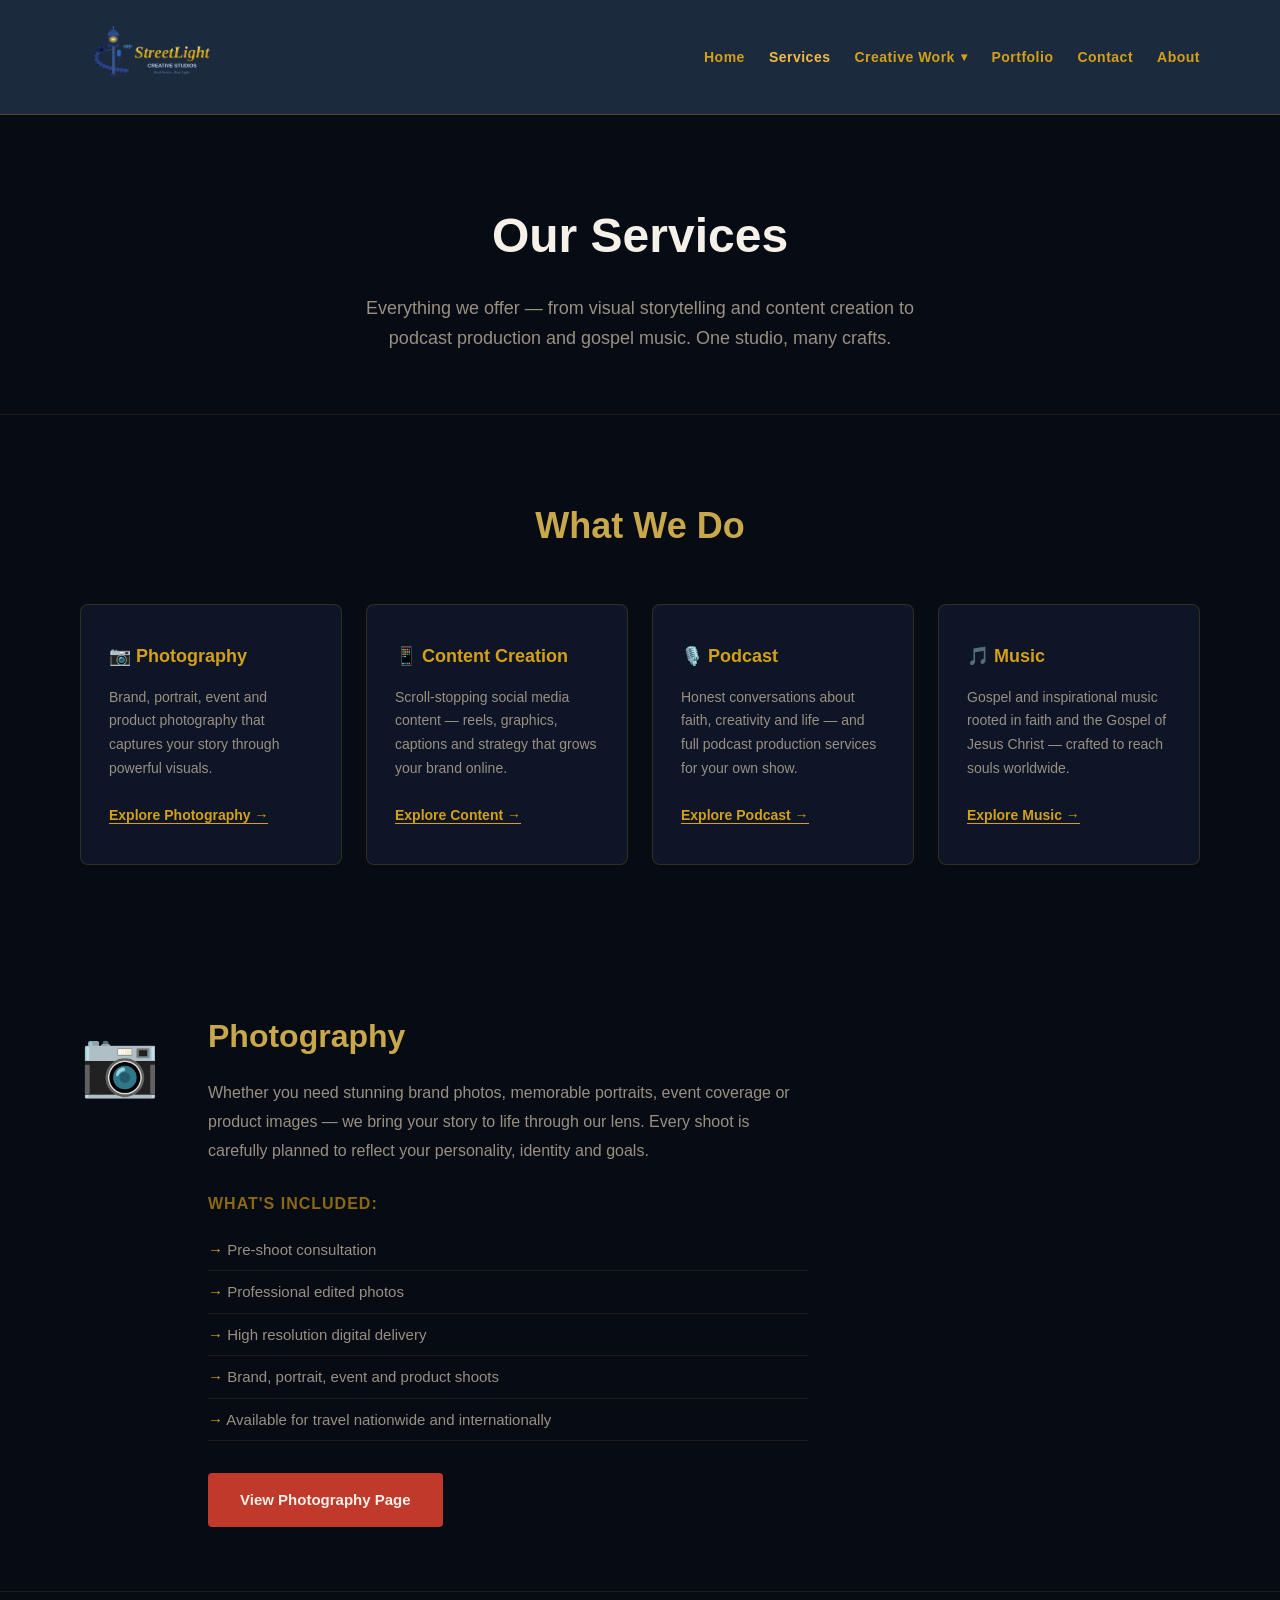
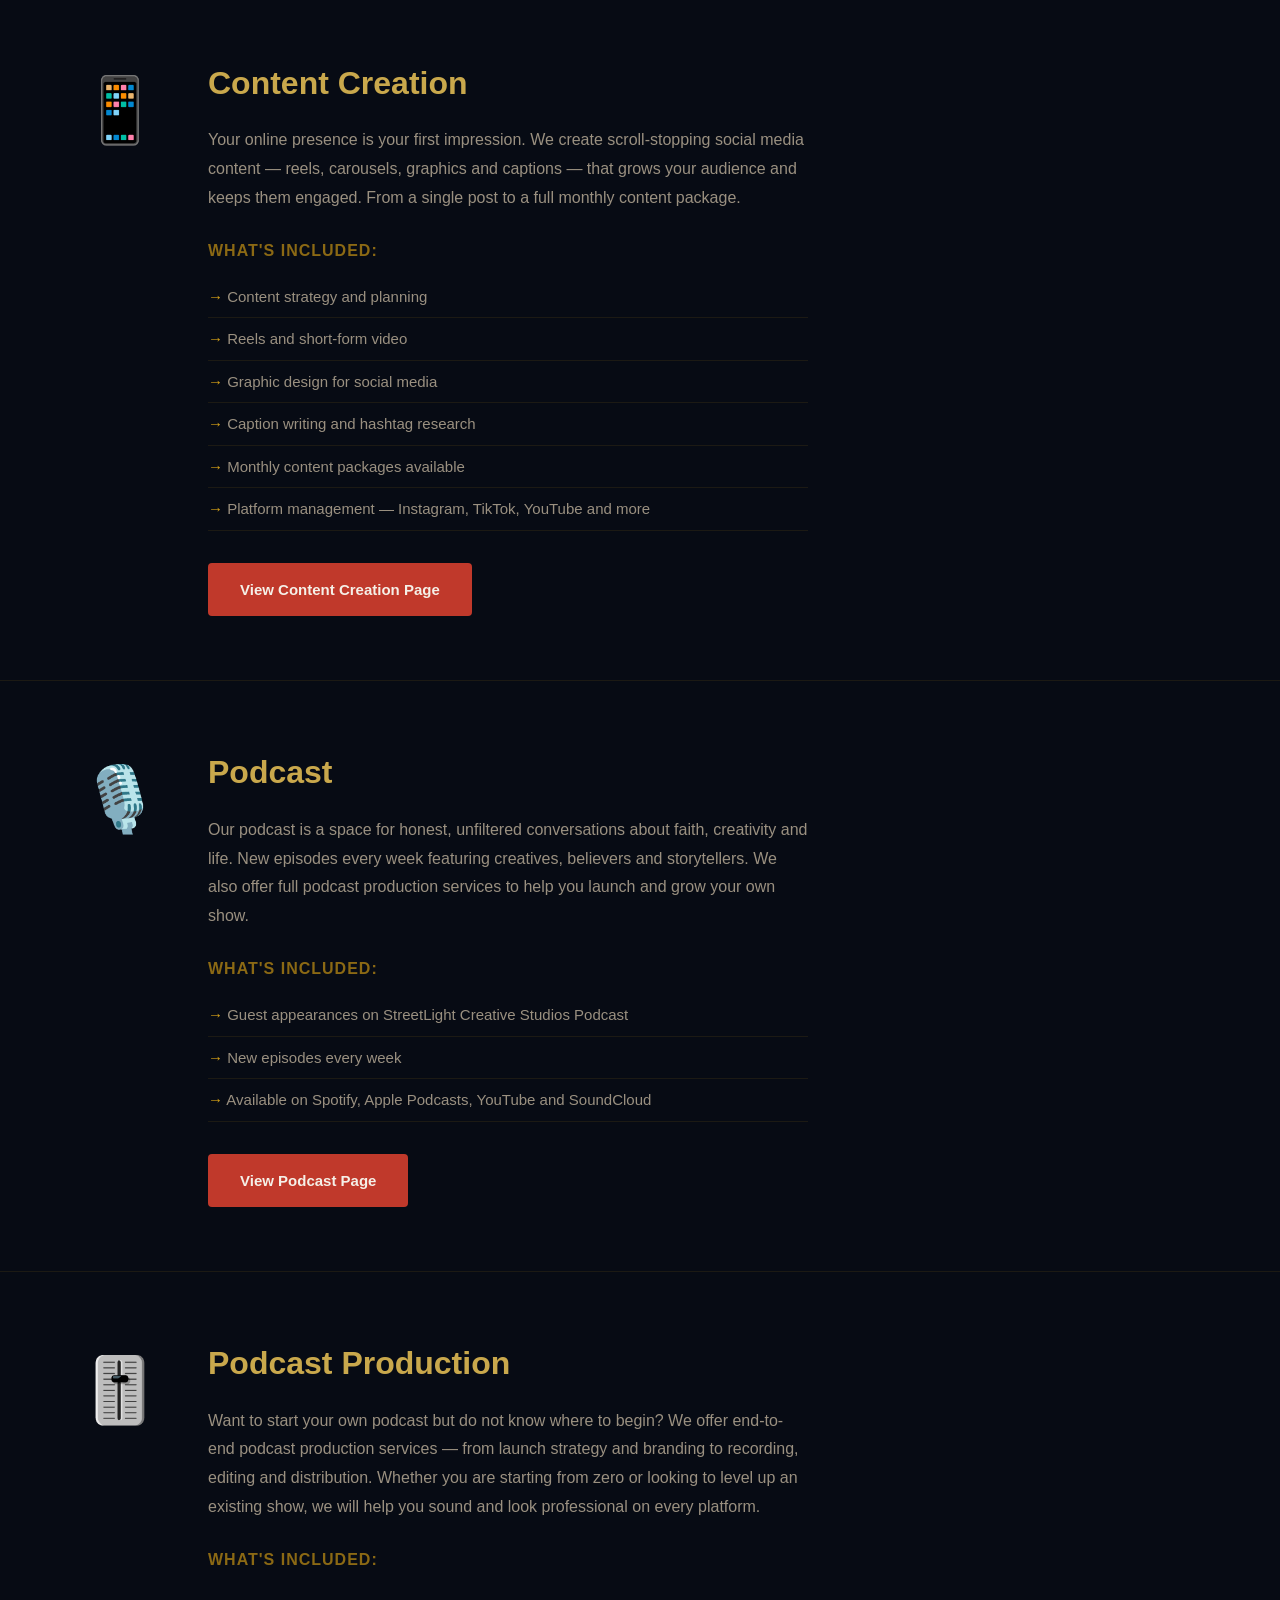
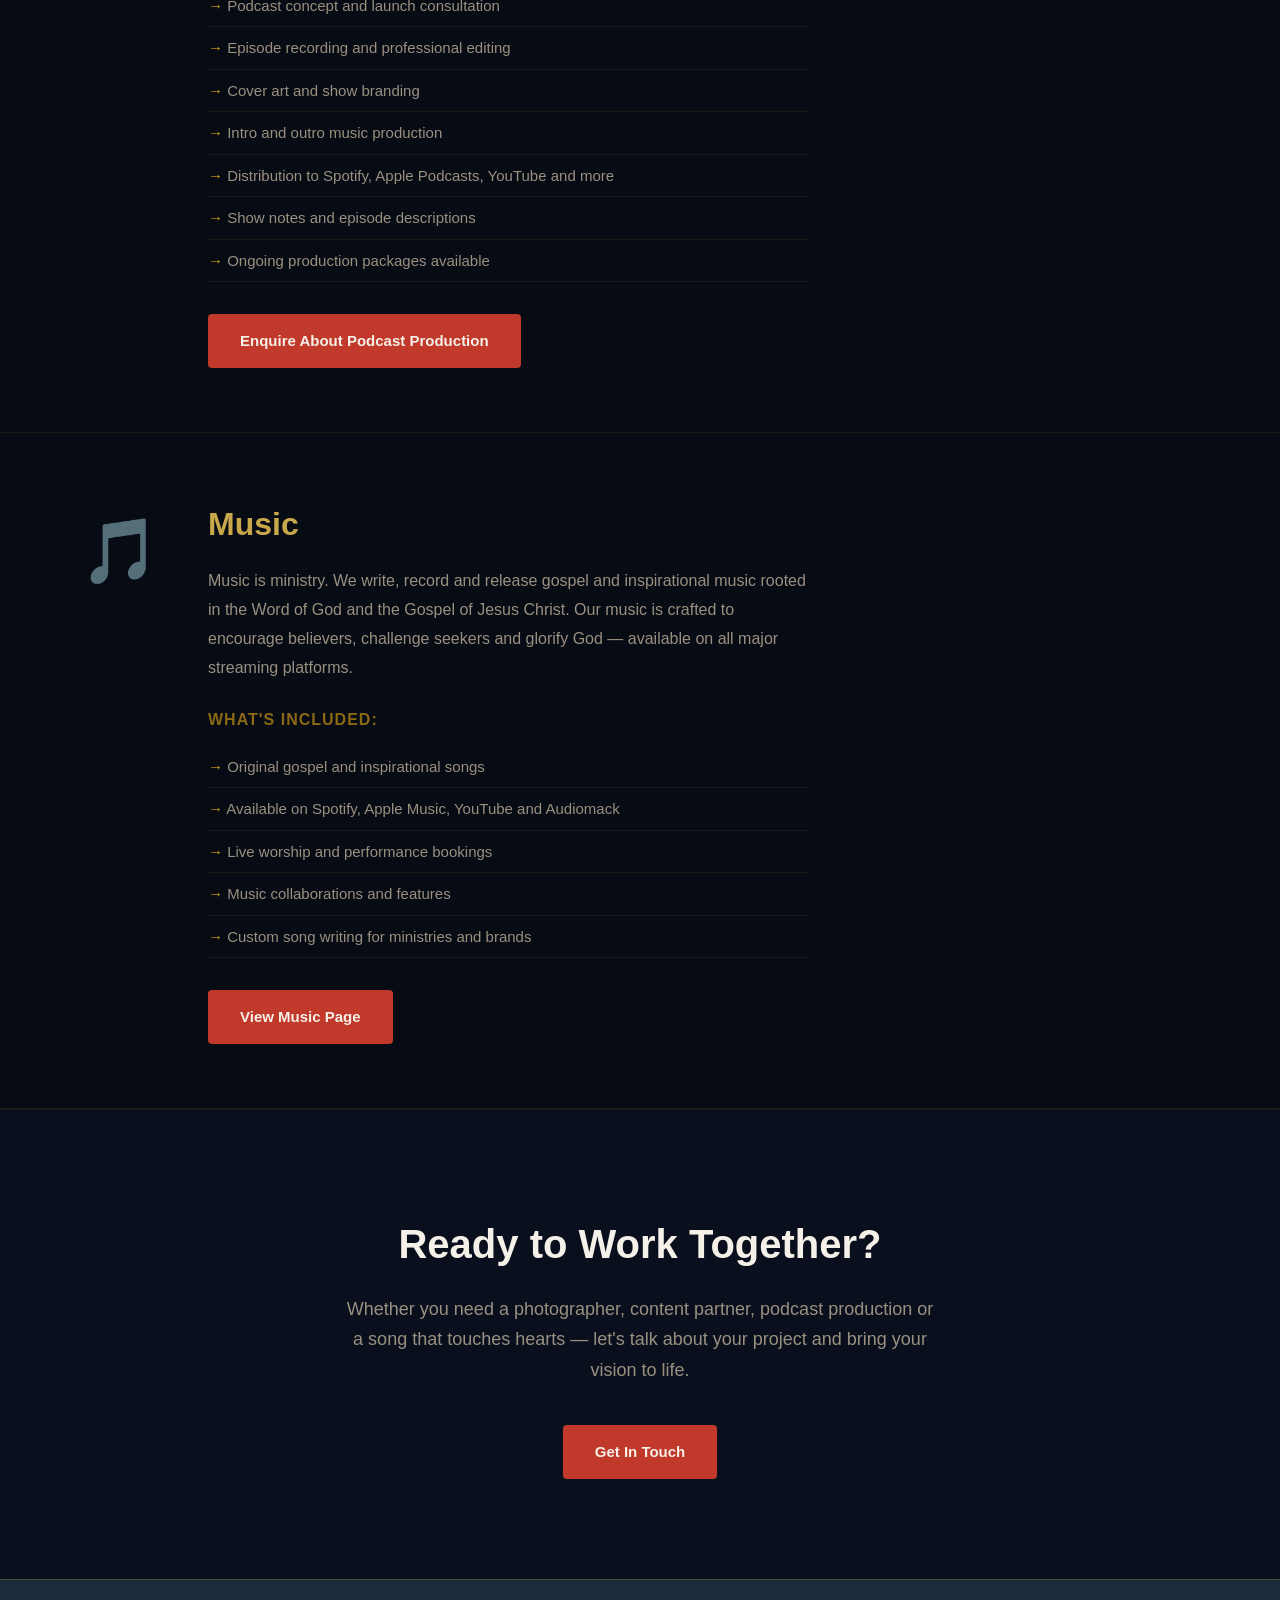
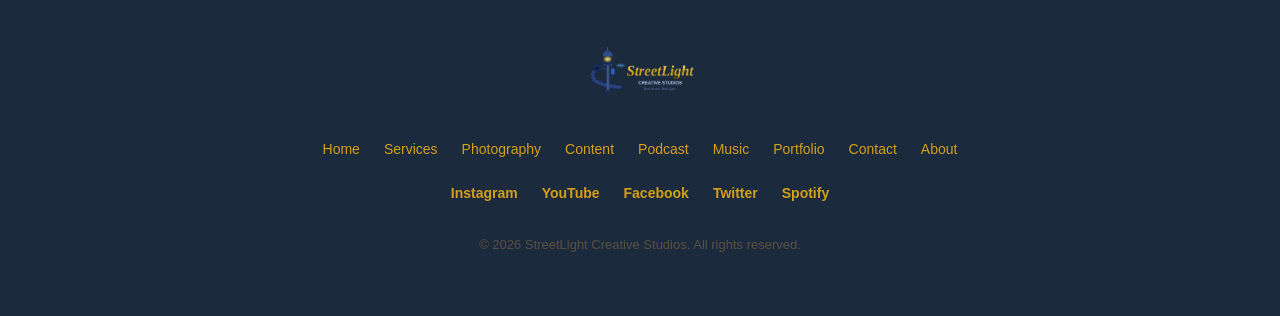
<file: services.html>
<!DOCTYPE html>
<html lang="en">

  <head>
    <meta charset="UTF-8">
    <meta name="viewport" content="width=device-width, initial-scale=1.0">
    <link rel="icon" type="image/x-icon" href="favicon.ico">

    <!-- PRIMARY SEO -->
    <title>Services | StreetLight Creative Studios — Photography, Content, Podcast & Music Ghana</title>
    <meta name="description" content="Explore all services offered by StreetLight Creative Studios — professional photography, content creation, podcast production and gospel music based in Accra, Ghana.">
    <meta name="keywords" content="photography services Ghana, content creation Accra, podcast production Ghana, gospel music Accra, brand shoot Ghana, social media manager Accra, StreetLight Creative Studios, Fiamusiq">
    <meta name="author" content="StreetLight Creative Studios">
    <meta name="robots" content="index, follow">
    <link rel="canonical" href="https://theperfecteyestudios-blip.github.io/my-website/services.html">

    <!-- OPEN GRAPH -->
    <meta property="og:type" content="website">
    <meta property="og:title" content="Services | StreetLight Creative Studios — Photography, Content, Podcast & Music">
    <meta property="og:description" content="Professional photography, content creation, podcast production and gospel music services based in Accra, Ghana.">
    <meta property="og:image" content="https://theperfecteyestudios-blip.github.io/my-website/images/og-image.jpg">
    <meta property="og:url" content="https://theperfecteyestudios-blip.github.io/my-website/services.html">
    <meta property="og:site_name" content="StreetLight Creative Studios">

    <!-- TWITTER CARD -->
    <meta name="twitter:card" content="summary_large_image">
    <meta name="twitter:title" content="Services | StreetLight Creative Studios">
    <meta name="twitter:description" content="Professional photography, content creation, podcast production and gospel music in Accra, Ghana.">
    <meta name="twitter:image" content="https://theperfecteyestudios-blip.github.io/my-website/images/og-image.jpg">

    <link rel="stylesheet" href="css/style.css">
  </head>

  <body>

    <!-- NAVBAR -->
    <nav class="navbar">
      <div class="nav-logo">
        <a href="index.html">
          <img src="images/logo.png" alt="StreetLight Creative Studios">
        </a>
      </div>
      <ul class="nav-links">
        <li><a href="index.html">Home</a></li>
        <li><a href="services.html">Services</a></li>

        <!-- DROPDOWN -->
        <li class="dropdown">
          <button class="dropdown-toggle">Creative Work</button>
          <ul class="dropdown-menu">
            <li><a href="photography.html">Photography</a></li>
            <li><a href="content.html">Content</a></li>
            <li><a href="podcast.html">Podcast</a></li>
            <li><a href="music.html">Music</a></li>
          </ul>
        </li>

        <li><a href="portfolio.html">Portfolio</a></li>
        <li><a href="contact.html">Contact</a></li>
        <li><a href="about.html">About</a></li>
      </ul>
    </nav>

    <!-- PAGE HEADER -->
    <section class="page-header">
      <h1>Our Services</h1>
      <p>Everything we offer — from visual storytelling and content creation to podcast production and gospel music. One studio, many crafts.</p>
    </section>

    <!-- SERVICES OVERVIEW CARDS -->
    <section class="services-highlight">
      <h2>What We Do</h2>
      <div class="cards">

        <div class="card">
          <h3>📷 Photography</h3>
          <p>Brand, portrait, event and product photography that captures your story through powerful visuals.</p>
          <a href="photography.html">Explore Photography →</a>
        </div>

        <div class="card">
          <h3>📱 Content Creation</h3>
          <p>Scroll-stopping social media content — reels, graphics, captions and strategy that grows your brand online.</p>
          <a href="content.html">Explore Content →</a>
        </div>

        <div class="card">
          <h3>🎙️ Podcast</h3>
          <p>Honest conversations about faith, creativity and life — and full podcast production services for your own show.</p>
          <a href="podcast.html">Explore Podcast →</a>
        </div>

        <div class="card">
          <h3>🎵 Music</h3>
          <p>Gospel and inspirational music rooted in faith and the Gospel of Jesus Christ — crafted to reach souls worldwide.</p>
          <a href="music.html">Explore Music →</a>
        </div>

      </div>
    </section>

    <!-- PHOTOGRAPHY SERVICE -->
    <section class="service-block">
      <div class="service-icon">📷</div>
      <div class="service-content">
        <h2>Photography</h2>
        <p>Whether you need stunning brand photos, memorable portraits, event coverage or product images — we bring your story to life through our lens. Every shoot is carefully planned to reflect your personality, identity and goals.</p>
        <h3>What's Included:</h3>
        <ul>
          <li>Pre-shoot consultation</li>
          <li>Professional edited photos</li>
          <li>High resolution digital delivery</li>
          <li>Brand, portrait, event and product shoots</li>
          <li>Available for travel nationwide and internationally</li>
        </ul>
        <a href="photography.html" class="btn">View Photography Page</a>
      </div>
    </section>

    <!-- CONTENT CREATION SERVICE -->
    <section class="service-block">
      <div class="service-icon">📱</div>
      <div class="service-content">
        <h2>Content Creation</h2>
        <p>Your online presence is your first impression. We create scroll-stopping social media content — reels, carousels, graphics and captions — that grows your audience and keeps them engaged. From a single post to a full monthly content package.</p>
        <h3>What's Included:</h3>
        <ul>
          <li>Content strategy and planning</li>
          <li>Reels and short-form video</li>
          <li>Graphic design for social media</li>
          <li>Caption writing and hashtag research</li>
          <li>Monthly content packages available</li>
          <li>Platform management — Instagram, TikTok, YouTube and more</li>
        </ul>
        <a href="content.html" class="btn">View Content Creation Page</a>
      </div>
    </section>

    <!-- PODCAST SERVICE -->
    <section class="service-block">
      <div class="service-icon">🎙️</div>
      <div class="service-content">
        <h2>Podcast</h2>
        <p>Our podcast is a space for honest, unfiltered conversations about faith, creativity and life. New episodes every week featuring creatives, believers and storytellers. We also offer full podcast production services to help you launch and grow your own show.</p>
        <h3>What's Included:</h3>
        <ul>
          <li>Guest appearances on StreetLight Creative Studios Podcast</li>
          <li>New episodes every week</li>
          <li>Available on Spotify, Apple Podcasts, YouTube and SoundCloud</li>
        </ul>
        <a href="podcast.html" class="btn">View Podcast Page</a>
      </div>
    </section>

    <!-- PODCAST PRODUCTION SERVICE -->
    <section class="service-block">
      <div class="service-icon">🎚️</div>
      <div class="service-content">
        <h2>Podcast Production</h2>
        <p>Want to start your own podcast but do not know where to begin? We offer end-to-end podcast production services — from launch strategy and branding to recording, editing and distribution. Whether you are starting from zero or looking to level up an existing show, we will help you sound and look professional on every platform.</p>
        <h3>What's Included:</h3>
        <ul>
          <li>Podcast concept and launch consultation</li>
          <li>Episode recording and professional editing</li>
          <li>Cover art and show branding</li>
          <li>Intro and outro music production</li>
          <li>Distribution to Spotify, Apple Podcasts, YouTube and more</li>
          <li>Show notes and episode descriptions</li>
          <li>Ongoing production packages available</li>
        </ul>
        <a href="contact.html" class="btn">Enquire About Podcast Production</a>
      </div>
    </section>

    <!-- MUSIC SERVICE -->
    <section class="service-block">
      <div class="service-icon">🎵</div>
      <div class="service-content">
        <h2>Music</h2>
        <p>Music is ministry. We write, record and release gospel and inspirational music rooted in the Word of God and the Gospel of Jesus Christ. Our music is crafted to encourage believers, challenge seekers and glorify God — available on all major streaming platforms.</p>
        <h3>What's Included:</h3>
        <ul>
          <li>Original gospel and inspirational songs</li>
          <li>Available on Spotify, Apple Music, YouTube and Audiomack</li>
          <li>Live worship and performance bookings</li>
          <li>Music collaborations and features</li>
          <li>Custom song writing for ministries and brands</li>
        </ul>
        <a href="music.html" class="btn">View Music Page</a>
      </div>
    </section>

    <!-- CALL TO ACTION -->
    <section class="cta-section">
      <h2>Ready to Work Together?</h2>
      <p>Whether you need a photographer, content partner, podcast production or a song that touches hearts — let's talk about your project and bring your vision to life.</p>
      <a href="contact.html" class="btn">Get In Touch</a>
    </section>

    <!-- FOOTER -->
    <footer class="footer">
      <div class="footer-logo">
        <img src="images/logo.png" alt="StreetLight Creative Studios">
      </div>
      <div class="footer-links">
        <a href="index.html">Home</a>
        <a href="services.html">Services</a>
        <a href="photography.html">Photography</a>
        <a href="content.html">Content</a>
        <a href="podcast.html">Podcast</a>
        <a href="music.html">Music</a>
        <a href="portfolio.html">Portfolio</a>
        <a href="contact.html">Contact</a>
        <a href="about.html">About</a>
      </div>
      <div class="social-links">
        <a href="#">Instagram</a>
        <a href="#">YouTube</a>
        <a href="#">Facebook</a>
        <a href="#">Twitter</a>
        <a href="#">Spotify</a>
      </div>
      <p>© 2026 StreetLight Creative Studios. All rights reserved.</p>
    </footer>

    <script src="js/script.js"></script>

  </body>

</html>
</file>
<file: css/style.css>
/* ================================
   GLOBAL RESET & BASE STYLES
================================ */

* {
  margin: 0;
  padding: 0;
  box-sizing: border-box;
}

html {
  scroll-behavior: smooth;
}

body {
  background-color: #070b14;
  color: #f5f0e8;
  font-family: 'Segoe UI', Tahoma, Geneva, Verdana, sans-serif;
  line-height: 1.7;
}

a {
  text-decoration: none;
  color: inherit;
}

ul {
  list-style: none;
}

img {
  max-width: 100%;
  display: block;
}


/* ================================
   BUTTONS
================================ */

.btn {
  display: inline-block;
  background-color: #c0392b;
  color: #f5f0e8;
  padding: 14px 32px;
  border-radius: 4px;
  font-weight: 700;
  font-size: 15px;
  border: none;
  cursor: pointer;
  transition: background-color 0.3s ease, transform 0.2s ease;
}

.btn:hover {
  background-color: #a93226;
  transform: translateY(-2px);
}

.btn-small {
  display: inline-block;
  color: #d4a017;
  font-weight: 600;
  font-size: 14px;
  border-bottom: 1px solid #d4a017;
  padding-bottom: 2px;
  transition: color 0.3s ease;
}

.btn-small:hover {
  color: #8b6914;
}


/* ================================
   NAVBAR
   — lighter background so logo
     with white bg is less jarring
     until transparent version ready
================================ */

.navbar {
  display: flex;
  justify-content: space-between;
  align-items: center;
  padding: 18px 80px;
  background-color: #1c2a3e;
  border-bottom: 1px solid rgba(212, 160, 23, 0.25);
  position: sticky;
  top: 0;
  z-index: 100;
}

.nav-logo {
  flex-shrink: 0;
}

.nav-logo a {
  display: flex;
  align-items: center;
  font-size: 22px;
  font-weight: 800;
  color: #f5f0e8;
  letter-spacing: 1px;
}

.nav-logo img {
  height: 78px;
  width: auto;
  max-width: 220px;
  display: block;
  object-fit: contain;
}

.nav-links {
  display: flex;
  align-items: center;
  gap: 24px;
  margin-left: auto;
  list-style: none;
}

.nav-links > li > a {
  font-size: 14px;
  color: #d4a017;
  font-weight: 700;
  letter-spacing: 0.5px;
  transition: color 0.3s ease;
  white-space: nowrap;
}

.nav-links > li > a:hover {
  color: #f4b942;
}


/* ================================
   DROPDOWN MENU
================================ */

.dropdown {
  position: relative;
}

.dropdown-toggle {
  font-size: 14px;
  color: #d4a017;
  font-weight: 700;
  letter-spacing: 0.5px;
  cursor: pointer;
  transition: color 0.3s ease;
  display: flex;
  align-items: center;
  gap: 6px;
  background: none;
  border: none;
  padding: 0;
  font-family: inherit;
  white-space: nowrap;
}

.dropdown-toggle::after {
  content: '▾';
  font-size: 12px;
  transition: transform 0.3s ease;
}

.dropdown:hover .dropdown-toggle,
.dropdown.open .dropdown-toggle {
  color: #f4b942;
}

.dropdown.open .dropdown-toggle::after {
  transform: rotate(180deg);
}

.dropdown-menu {
  display: none;
  position: absolute;
  top: calc(100% + 16px);
  left: 0;
  background-color: #1c2a3e;
  border: 1px solid rgba(212, 160, 23, 0.25);
  border-radius: 6px;
  min-width: 200px;
  padding: 8px 0;
  z-index: 200;
  box-shadow: 0 8px 32px rgba(0, 0, 0, 0.5);
}

.dropdown.open .dropdown-menu {
  display: block;
}

.dropdown-menu li a {
  display: block;
  padding: 12px 20px;
  font-size: 14px;
  color: #d4a017;
  font-weight: 500;
  transition: background-color 0.2s ease, color 0.2s ease;
  border-bottom: 1px solid rgba(212, 160, 23, 0.08);
}

.dropdown-menu li:last-child a {
  border-bottom: none;
}

.dropdown-menu li a:hover {
  background-color: rgba(212, 160, 23, 0.10);
  color: #f4b942;
}


/* ================================
   PAGE HEADER (inner pages)
================================ */

.page-header {
  background-color: #070b14;
  text-align: center;
  padding: 80px 80px 60px;
  border-bottom: 1px solid rgba(212, 160, 23, 0.10);
}

.page-header h1 {
  font-size: 48px;
  font-weight: 800;
  margin-bottom: 16px;
  color: #f5f0e8;
}

.page-header p {
  font-size: 18px;
  color: #9a9080;
  max-width: 600px;
  margin: 0 auto;
}


/* ================================
   HERO SECTION
================================ */

.hero {
  min-height: 90vh;
  display: flex;
  flex-direction: column;
  justify-content: center;
  align-items: center;
  text-align: center;
  padding: 80px;
  background-color: #070b14;
  background-image:
    linear-gradient(
      rgba(7, 11, 20, 0.35),
      rgba(7, 11, 20, 0.35)
    ),
    url('../images/hero-bg.jpg');
  background-size: cover;
  background-position: center center;
  background-repeat: no-repeat;
}

.hero h1 {
  font-size: 58px;
  font-weight: 800;
  line-height: 1.2;
  margin-bottom: 24px;
  max-width: 800px;
  color: #f5f0e8;
  text-shadow: 0 2px 12px rgba(0, 0, 0, 0.8),
               0 4px 24px rgba(0, 0, 0, 0.6);
}

.hero-sub {
  font-size: 18px;
  color: #8d7f5f;
  letter-spacing: 3px;
  margin-bottom: 16px;
  text-transform: uppercase;
  text-shadow: 0 2px 8px rgba(0, 0, 0, 0.9);
}

.hero-tagline {
  font-size: 15px;
  color: #f4b942;
  letter-spacing: 4px;
  text-transform: uppercase;
  margin-bottom: 32px;
  font-weight: 600;
  opacity: 0.85;
  text-shadow: 0 2px 8px rgba(0, 0, 0, 0.9);
}

/* ================================
   INTRO SECTION
================================ */

.intro {
  text-align: center;
  padding: 80px;
  max-width: 800px;
  margin: 0 auto;
}

.intro h2 {
  font-size: 36px;
  font-weight: 700;
  margin-bottom: 20px;
  color: #c9a84c;
}

.intro p {
  font-size: 18px;
  color: #9a9080;
  line-height: 1.8;
}


/* ================================
   SERVICES HIGHLIGHT
================================ */

.services-highlight {
  padding: 80px;
  background-color: #070b14;
}

.services-highlight h2 {
  font-size: 36px;
  font-weight: 700;
  text-align: center;
  margin-bottom: 48px;
  color: #c9a84c;
}

.cards {
  display: flex;
  gap: 24px;
  justify-content: center;
  flex-wrap: wrap;
}

.card {
  background-color: #0d1526;
  border: 1px solid rgba(212, 160, 23, 0.18);
  border-radius: 8px;
  padding: 36px 28px;
  flex: 1;
  min-width: 220px;
  max-width: 280px;
  transition: border-color 0.3s ease,
              background-color 0.3s ease,
              transform 0.3s ease;
}

.card:hover {
  border-color: rgba(212, 160, 23, 0.45);
  background-color: #111d35;
  transform: translateY(-4px);
}

.card h3 {
  font-size: 18px;
  font-weight: 700;
  margin-bottom: 14px;
  color: #d4a017;
}

.card p {
  color: #9a9080;
  font-size: 14px;
  margin-bottom: 20px;
  line-height: 1.7;
}

.card a {
  color: #d4a017;
  font-weight: 600;
  font-size: 14px;
  border-bottom: 1px solid #d4a017;
  transition: color 0.3s ease;
}

.card a:hover {
  color: #8b6914;
}


/* ================================
   PORTFOLIO TEASER (Homepage)
================================ */

.portfolio-teaser {
  padding: 80px;
  text-align: center;
  background-color: #070b14;
}

.portfolio-teaser h2 {
  font-size: 36px;
  font-weight: 700;
  margin-bottom: 16px;
  color: #c9a84c;
}

.portfolio-teaser p {
  color: #9a9080;
  margin-bottom: 40px;
}


/* ================================
   PHOTO GRID & PHOTO CARDS
================================ */

.photo-grid {
  display: flex;
  gap: 20px;
  justify-content: center;
  flex-wrap: wrap;
  margin-bottom: 40px;
}

.photo-card {
  flex: 1;
  min-width: 240px;
  max-width: 340px;
  overflow: hidden;
  border-radius: 8px;
  background-color: #0d1526;
  text-align: center;
}

.photo-card img {
  width: 100%;
  height: 280px;
  object-fit: cover;
  object-position: center 20%;
  border-radius: 8px;
  display: block;
  border: 1px solid rgba(212, 160, 23, 0.18);
  transition: transform 0.4s ease,
              opacity 0.3s ease,
              border-color 0.3s ease;
}

.photo-card img:hover {
  transform: scale(1.04);
  opacity: 0.88;
  border-color: rgba(212, 160, 23, 0.50);
  cursor: pointer;
}

.photo-card p {
  font-size: 13px;
  color: #9a9080;
  margin-top: 10px;
  margin-bottom: 0;
  padding: 0 8px 12px;
}

.photo-placeholder {
  background-color: #0d1526;
  border: 1px solid rgba(212, 160, 23, 0.18);
  border-radius: 8px;
  width: 100%;
  height: 280px;
  display: flex;
  align-items: center;
  justify-content: center;
  color: #5a5040;
  font-size: 14px;
}


/* ================================
   PODCAST TEASER (Homepage)
================================ */

.podcast-teaser {
  background-color: #070b14;
  text-align: center;
  padding: 80px;
  border-top: 1px solid rgba(212, 160, 23, 0.10);
  border-bottom: 1px solid rgba(212, 160, 23, 0.10);
}

.podcast-teaser h2 {
  font-size: 36px;
  font-weight: 700;
  margin-bottom: 16px;
  color: #c9a84c;
}

.podcast-teaser p {
  color: #9a9080;
  font-size: 18px;
  margin-bottom: 36px;
  max-width: 600px;
  margin-left: auto;
  margin-right: auto;
}


/* ================================
   SERVICES PAGE
================================ */

.service-block {
  display: flex;
  gap: 48px;
  align-items: flex-start;
  padding: 64px 80px;
  border-bottom: 1px solid rgba(212, 160, 23, 0.10);
  background-color: #070b14;
}

.service-icon {
  font-size: 64px;
  min-width: 80px;
}

.service-content h2 {
  font-size: 32px;
  font-weight: 700;
  margin-bottom: 16px;
  color: #c9a84c;
}

.service-content p {
  color: #9a9080;
  font-size: 16px;
  margin-bottom: 24px;
  max-width: 600px;
  line-height: 1.8;
}

.service-content h3 {
  font-size: 16px;
  font-weight: 700;
  color: #8b6914;
  margin-bottom: 12px;
  text-transform: uppercase;
  letter-spacing: 1px;
}

.service-content ul {
  list-style: none;
  margin-bottom: 32px;
}

.service-content ul li {
  color: #9a9080;
  padding: 8px 0;
  border-bottom: 1px solid rgba(212, 160, 23, 0.10);
  font-size: 15px;
}

.service-content ul li::before {
  content: "→ ";
  color: #d4a017;
}


/* ================================
   PORTFOLIO PAGE
================================ */

.portfolio-filter {
  display: flex;
  justify-content: center;
  gap: 16px;
  padding: 40px 80px;
  background-color: #070b14;
  border-bottom: 1px solid rgba(212, 160, 23, 0.10);
  flex-wrap: wrap;
}

.filter-btn {
  background: none;
  border: 1px solid rgba(212, 160, 23, 0.18);
  color: #9a9080;
  padding: 10px 24px;
  border-radius: 4px;
  cursor: pointer;
  font-size: 14px;
  font-weight: 500;
  transition: all 0.3s ease;
}

.filter-btn:hover,
.filter-btn.active {
  border-color: rgba(212, 160, 23, 0.45);
  color: #d4a017;
  background-color: rgba(212, 160, 23, 0.08);
}

.portfolio-section {
  padding: 64px 80px;
  border-bottom: 1px solid rgba(212, 160, 23, 0.10);
  background-color: #070b14;
}

.portfolio-section h2 {
  font-size: 28px;
  font-weight: 700;
  margin-bottom: 12px;
  color: #c9a84c;
}

.portfolio-section > p {
  color: #9a9080;
  margin-bottom: 36px;
}

.content-grid,
.video-grid {
  display: flex;
  gap: 28px;
  flex-wrap: wrap;
}

.content-card,
.video-card {
  flex: 1;
  min-width: 240px;
  background-color: #0d1526;
  border: 1px solid rgba(212, 160, 23, 0.18);
  border-radius: 8px;
  padding: 24px;
  transition: border-color 0.3s ease, background-color 0.3s ease;
}

.content-card:hover,
.video-card:hover {
  border-color: rgba(212, 160, 23, 0.45);
  background-color: #111d35;
}

.content-card img,
.video-card img {
  width: 100%;
  height: 200px;
  object-fit: cover;
  object-position: center;
  border-radius: 6px;
  display: block;
  cursor: pointer;
  transition: transform 0.4s ease, opacity 0.4s ease;
}

.content-card img:hover,
.video-card img:hover {
  transform: scale(1.03);
  opacity: 0.85;
}

.content-card h3,
.video-card h3 {
  font-size: 18px;
  font-weight: 700;
  margin: 16px 0 8px;
  color: #d4a017;
}

.content-card p,
.video-card p {
  color: #9a9080;
  font-size: 14px;
}


/* ================================
   PODCAST PAGE
================================ */

.podcast-header {
  display: flex;
  align-items: center;
  gap: 48px;
  text-align: left;
  padding: 80px;
  background-color: #070b14;
}

.podcast-cover {
  background-color: #0d1526;
  border: 1px solid rgba(212, 160, 23, 0.18);
  border-radius: 12px;
  width: 200px;
  height: 200px;
  min-width: 200px;
  display: flex;
  align-items: center;
  justify-content: center;
  color: #5a5040;
  font-size: 13px;
  overflow: hidden;
}

.podcast-cover img {
  width: 100%;
  height: 100%;
  object-fit: cover;
  border-radius: 12px;
  display: block;
}

.podcast-header-text h1 {
  font-size: 42px;
  font-weight: 800;
  margin-bottom: 12px;
  color: #f5f0e8;
}

.podcast-meta {
  color: #8b6914;
  font-size: 14px;
  margin-bottom: 28px;
}

.about-show {
  padding: 64px 80px;
  border-bottom: 1px solid rgba(212, 160, 23, 0.10);
  background-color: #070b14;
}

.about-show h2 {
  font-size: 28px;
  font-weight: 700;
  margin-bottom: 20px;
  color: #c9a84c;
}

.about-show p {
  color: #9a9080;
  font-size: 16px;
  line-height: 1.8;
  margin-bottom: 16px;
  max-width: 800px;
}

.episodes-section {
  padding: 64px 80px;
  border-bottom: 1px solid rgba(212, 160, 23, 0.10);
  background-color: #070b14;
}

.episodes-section h2 {
  font-size: 28px;
  font-weight: 700;
  margin-bottom: 36px;
  color: #c9a84c;
}

.episode-card {
  display: flex;
  gap: 32px;
  align-items: flex-start;
  padding: 32px 0;
  border-bottom: 1px solid rgba(212, 160, 23, 0.10);
}

.episode-number {
  font-size: 13px;
  font-weight: 700;
  color: #d4a017;
  letter-spacing: 2px;
  min-width: 48px;
  padding-top: 4px;
}

.episode-info h3 {
  font-size: 20px;
  font-weight: 700;
  margin-bottom: 10px;
  color: #f5f0e8;
}

.episode-info p {
  color: #9a9080;
  font-size: 15px;
  margin-bottom: 16px;
  max-width: 600px;
}

.episode-meta {
  display: flex;
  gap: 24px;
  margin-bottom: 16px;
  flex-wrap: wrap;
}

.episode-meta span {
  font-size: 13px;
  color: #9a9080;
}

.listen-section {
  padding: 64px 80px;
  text-align: center;
  border-bottom: 1px solid rgba(212, 160, 23, 0.10);
  background-color: #070b14;
}

.listen-section h2 {
  font-size: 28px;
  font-weight: 700;
  margin-bottom: 12px;
  color: #c9a84c;
}

.listen-section p {
  color: #9a9080;
  margin-bottom: 36px;
}

.platform-links {
  display: flex;
  justify-content: center;
  gap: 16px;
  flex-wrap: wrap;
}

.platform-btn {
  display: inline-block;
  border: 1px solid rgba(212, 160, 23, 0.18);
  color: #f5f0e8;
  padding: 12px 24px;
  border-radius: 4px;
  font-size: 14px;
  font-weight: 600;
  transition: all 0.3s ease;
}

.platform-btn:hover {
  border-color: rgba(212, 160, 23, 0.45);
  color: #d4a017;
  background-color: rgba(212, 160, 23, 0.08);
}

.guest-cta {
  text-align: center;
  padding: 80px;
  background-color: #070b14;
}

.guest-cta h2 {
  font-size: 32px;
  font-weight: 700;
  margin-bottom: 16px;
  color: #c9a84c;
}

.guest-cta p {
  color: #9a9080;
  font-size: 17px;
  max-width: 600px;
  margin: 0 auto 36px;
}


/* ================================
   ABOUT PAGE
================================ */

.about-story {
  display: flex;
  gap: 64px;
  align-items: flex-start;
  padding: 80px;
  border-bottom: 1px solid rgba(212, 160, 23, 0.10);
  background-color: #070b14;
}

.about-image {
  background-color: #0d1526;
  border: 1px solid rgba(212, 160, 23, 0.18);
  border-radius: 12px;
  width: 320px;
  min-width: 320px;
  height: 400px;
  display: flex;
  align-items: center;
  justify-content: center;
  color: #5a5040;
  font-size: 14px;
  overflow: hidden;
}

.about-image img {
  width: 100%;
  height: 100%;
  object-fit: cover;
  object-position: center top;
  border-radius: 12px;
  display: block;
}

.about-text h2 {
  font-size: 36px;
  font-weight: 700;
  margin-bottom: 24px;
  color: #c9a84c;
}

.about-text p {
  color: #9a9080;
  font-size: 16px;
  line-height: 1.8;
  margin-bottom: 20px;
}

.about-skills {
  padding: 80px;
  background-color: #0a0f1e;
  border-bottom: 1px solid rgba(212, 160, 23, 0.10);
}

.about-skills h2 {
  font-size: 32px;
  font-weight: 700;
  text-align: center;
  margin-bottom: 48px;
  color: #c9a84c;
}

.skills-grid {
  display: flex;
  gap: 24px;
  justify-content: center;
  flex-wrap: wrap;
}

.skill-card {
  background-color: #0d1526;
  border: 1px solid rgba(212, 160, 23, 0.18);
  border-radius: 8px;
  padding: 36px 28px;
  flex: 1;
  min-width: 220px;
  max-width: 280px;
  text-align: center;
  transition: border-color 0.3s ease, background-color 0.3s ease;
}

.skill-card:hover {
  border-color: rgba(212, 160, 23, 0.45);
  background-color: #111d35;
}

.skill-icon {
  font-size: 48px;
  margin-bottom: 20px;
}

.skill-card h3 {
  font-size: 18px;
  font-weight: 700;
  margin-bottom: 12px;
  color: #a07830;
}

.skill-card p {
  color: #9a9080;
  font-size: 14px;
  line-height: 1.7;
}

.about-values {
  padding: 80px;
  border-bottom: 1px solid rgba(212, 160, 23, 0.10);
  background-color: #070b14;
}

.about-values h2 {
  font-size: 32px;
  font-weight: 700;
  text-align: center;
  margin-bottom: 48px;
  color: #c9a84c;
}

.values-grid {
  display: flex;
  gap: 24px;
  justify-content: center;
  flex-wrap: wrap;
}

.value-card {
  background-color: #0d1526;
  border: 1px solid rgba(212, 160, 23, 0.18);
  border-radius: 8px;
  padding: 32px 24px;
  flex: 1;
  min-width: 200px;
  max-width: 260px;
  transition: border-color 0.3s ease, background-color 0.3s ease;
}

.value-card:hover {
  border-color: rgba(212, 160, 23, 0.45);
  background-color: #111d35;
}

.value-card h3 {
  font-size: 17px;
  font-weight: 700;
  margin-bottom: 12px;
  color: #d4a017;
}

.value-card p {
  color: #9a9080;
  font-size: 14px;
  line-height: 1.7;
}

.fun-facts {
  padding: 80px;
  background-color: #0a0f1e;
  border-bottom: 1px solid rgba(212, 160, 23, 0.10);
}

.fun-facts h2 {
  font-size: 32px;
  font-weight: 700;
  margin-bottom: 36px;
  text-align: center;
  color: #c9a84c;
}

.facts-list {
  list-style: none;
  max-width: 600px;
  margin: 0 auto;
}

.facts-list li {
  padding: 16px 0;
  border-bottom: 1px solid rgba(212, 160, 23, 0.10);
  font-size: 16px;
  color: #9a9080;
}


/* ================================
   CONTACT PAGE
================================ */

.contact-wrapper {
  display: flex;
  gap: 64px;
  padding: 80px;
  border-bottom: 1px solid rgba(212, 160, 23, 0.10);
  align-items: flex-start;
  background-color: #070b14;
}

.contact-form {
  flex: 1.5;
}

.contact-form h2 {
  font-size: 28px;
  font-weight: 700;
  margin-bottom: 36px;
  color: #c9a84c;
}

.form-group {
  margin-bottom: 24px;
}

.form-group label {
  display: block;
  font-size: 14px;
  font-weight: 600;
  color: #8b6914;
  margin-bottom: 8px;
  text-transform: uppercase;
  letter-spacing: 0.5px;
}

.form-group input,
.form-group select,
.form-group textarea {
  width: 100%;
  background-color: #0d1526;
  border: 1px solid rgba(212, 160, 23, 0.18);
  color: #f5f0e8;
  padding: 14px 16px;
  border-radius: 4px;
  font-size: 15px;
  font-family: inherit;
  transition: border-color 0.3s ease;
  outline: none;
}

.form-group input:focus,
.form-group select:focus,
.form-group textarea:focus {
  border-color: rgba(212, 160, 23, 0.45);
}

.form-group select option {
  background-color: #0d1526;
  color: #f5f0e8;
}

.form-group input::placeholder,
.form-group textarea::placeholder {
  color: #5a5040;
}

.contact-details {
  flex: 1;
}

.contact-details h2 {
  font-size: 28px;
  font-weight: 700;
  margin-bottom: 36px;
  color: #c9a84c;
}

.contact-item {
  display: flex;
  gap: 20px;
  align-items: flex-start;
  margin-bottom: 32px;
}

.contact-icon {
  font-size: 28px;
  min-width: 36px;
}

.contact-item h3 {
  font-size: 16px;
  font-weight: 700;
  margin-bottom: 6px;
  color: #a07830;
}

.contact-item p {
  color: #9a9080;
  font-size: 15px;
}

.availability {
  display: flex;
  align-items: center;
  gap: 12px;
  background-color: #0d1526;
  border: 1px solid rgba(212, 160, 23, 0.18);
  border-radius: 4px;
  padding: 16px 20px;
  margin-top: 16px;
}

.availability-dot {
  width: 10px;
  height: 10px;
  background-color: #22c55e;
  border-radius: 50%;
  animation: pulse 2s infinite;
  flex-shrink: 0;
}

@keyframes pulse {
  0%   { opacity: 1; transform: scale(1);   }
  50%  { opacity: 0.5; transform: scale(1.3); }
  100% { opacity: 1; transform: scale(1);   }
}

.availability p {
  font-size: 14px;
  color: #22c55e;
  font-weight: 600;
}

.faq-section {
  padding: 80px;
  background-color: #070b14;
}

.faq-section h2 {
  font-size: 32px;
  font-weight: 700;
  margin-bottom: 40px;
  text-align: center;
  color: #c9a84c;
}

.faq-item {
  border-bottom: 1px solid rgba(212, 160, 23, 0.10);
  padding: 28px 0;
  max-width: 800px;
  margin: 0 auto;
}

.faq-item h3 {
  font-size: 18px;
  font-weight: 700;
  margin-bottom: 12px;
  color: #f5f0e8;
}

.faq-item p {
  color: #9a9080;
  font-size: 15px;
  line-height: 1.8;
}


/* ================================
   CTA SECTION (shared)
================================ */

.cta-section {
  text-align: center;
  padding: 100px 80px;
  background-color: #0a0f1e;
  border-top: 1px solid rgba(212, 160, 23, 0.10);
}

.cta-section h2 {
  font-size: 40px;
  font-weight: 800;
  margin-bottom: 16px;
  color: #f5f0e8;
}

.cta-section p {
  color: #9a9080;
  font-size: 18px;
  margin-bottom: 40px;
  max-width: 600px;
  margin-left: auto;
  margin-right: auto;
}


/* ================================
   FOOTER
   — lighter background to match
     navbar so logo is visible
================================ */

.footer {
  background-color: #1c2a3e;
  border-top: 1px solid rgba(212, 160, 23, 0.25);
  text-align: center;
  padding: 60px 80px;
}

.footer-logo {
  margin-bottom: 28px;
}

.footer-logo img {
  height: 70px;
  width: auto;
  max-width: 280px;
  display: block;
  margin: 0 auto 28px;
  object-fit: contain;
}

.footer-links {
  display: flex;
  justify-content: center;
  gap: 24px;
  margin-bottom: 20px;
  flex-wrap: wrap;
}

.footer-links a {
  font-size: 14px;
  color: #d4a017;
  transition: color 0.3s ease;
}

.footer-links a:hover {
  color: #f4b942;
}

.social-links {
  display: flex;
  justify-content: center;
  gap: 24px;
  margin-bottom: 28px;
  flex-wrap: wrap;
}

.social-links a {
  font-size: 14px;
  color: #d4a017;
  font-weight: 600;
  transition: color 0.3s ease;
}

.social-links a:hover {
  color: #f4b942;
}

.footer p:last-child {
  font-size: 13px;
  color: #5a5040;
}


/* ================================
   MOBILE MENU
================================ */

.hamburger {
  display: none;
  background: none;
  border: 1px solid rgba(212, 160, 23, 0.35);
  color: #f5f0e8;
  font-size: 22px;
  padding: 8px 14px;
  cursor: pointer;
  border-radius: 4px;
  transition: border-color 0.3s ease;
  flex-shrink: 0;
}

.hamburger:hover {
  border-color: rgba(212, 160, 23, 0.70);
  color: #f4b942;
}

.active-link {
  color: #f4b942 !important;
}

@media (max-width: 968px) {

  .hamburger {
    display: block;
  }

  .navbar {
    padding: 12px 24px;
    position: relative;
  }

  .nav-logo img {
    height: 46px;
    max-width: 170px;
  }

  .nav-links {
    display: none;
    flex-direction: column;
    align-items: flex-start;
    position: absolute;
    top: 72px;
    left: 0;
    width: 100%;
    background-color: #1c2a3e;
    border-bottom: 1px solid rgba(212, 160, 23, 0.25);
    padding: 20px 32px;
    gap: 4px;
    z-index: 99;
    margin-left: 0;
  }

  .nav-links.nav-open {
    display: flex;
  }

  .nav-links > li > a,
  .dropdown-toggle {
    padding: 10px 0;
    font-size: 15px;
    display: block;
    width: 100%;
  }

  .dropdown-menu {
    position: static;
    box-shadow: none;
    border: none;
    border-left: 2px solid rgba(212, 160, 23, 0.25);
    padding: 4px 0 4px 16px;
    margin-top: 4px;
    background-color: transparent;
    display: none;
  }

  .dropdown.open .dropdown-menu {
    display: block;
  }

  .dropdown-menu li a {
    padding: 8px 0;
    border-bottom: none;
    font-size: 14px;
  }

  .hero h1       { font-size: 36px; }
  .hero          { padding: 60px 32px; }
  .cards         { flex-direction: column; align-items: center; }

  .service-block,
  .about-story,
  .contact-wrapper,
  .podcast-header {
    flex-direction: column;
    padding: 48px 32px;
  }

  .about-image {
    width: 100%;
    min-width: unset;
    height: 320px;
  }

  .skills-grid,
  .values-grid     { flex-direction: column; align-items: center; }
  .content-grid,
  .video-grid      { flex-direction: column; }
  .platform-links  { flex-direction: column; align-items: center; }
  .photo-grid      { flex-direction: column; align-items: center; }
  .page-header     { padding: 60px 32px; }

  .photo-card {
    width: 100%;
    max-width: 100%;
  }

  .portfolio-filter,
  .portfolio-section,
  .episodes-section,
  .listen-section,
  .about-skills,
  .about-values,
  .fun-facts,
  .faq-section,
  .intro,
  .podcast-teaser,
  .portfolio-teaser,
  .guest-cta,
  .cta-section,
  .services-highlight,
  .footer          { padding: 48px 32px; }

}


/* ================================
   BACK TO TOP BUTTON
================================ */

.back-to-top {
  position: fixed;
  bottom: 36px;
  right: 36px;
  width: 44px;
  height: 44px;
  background-color: #c0392b;
  color: #f5f0e8;
  border: none;
  border-radius: 4px;
  font-size: 20px;
  font-weight: 700;
  cursor: pointer;
  opacity: 0;
  visibility: hidden;
  transition: opacity 0.3s ease,
              background-color 0.3s ease,
              transform 0.2s ease;
  z-index: 999;
}

.back-to-top:hover {
  background-color: #a93226;
  transform: translateY(-3px);
}


/* ================================
   WHATSAPP FLOATING BUTTON
================================ */

.whatsapp-btn {
  position: fixed;
  bottom: 92px;
  right: 36px;
  width: 52px;
  height: 52px;
  background-color: #25d366;
  border-radius: 50%;
  display: flex;
  align-items: center;
  justify-content: center;
  z-index: 999;
  box-shadow: 0 4px 16px rgba(37, 211, 102, 0.35);
  opacity: 0;
  visibility: hidden;
  transition: opacity 0.3s ease,
              visibility 0.3s ease,
              transform 0.2s ease,
              box-shadow 0.2s ease;
}

.whatsapp-btn:hover {
  transform: translateY(-3px) scale(1.05);
  box-shadow: 0 6px 24px rgba(37, 211, 102, 0.5);
}

.whatsapp-btn svg {
  fill: #ffffff;
}


/* ================================
   NOTIFICATION BOX
================================ */

.notification-box {
  padding: 16px 20px;
  border-radius: 4px;
  margin-bottom: 20px;
  font-size: 15px;
  font-weight: 500;
  opacity: 0;
  transition: opacity 0.4s ease;
}

.notification-success {
  background-color: rgba(34, 197, 94, 0.12);
  border: 1px solid #22c55e;
  color: #22c55e;
}

.notification-error {
  background-color: rgba(192, 57, 43, 0.12);
  border: 1px solid #c0392b;
  color: #c0392b;
}


/* ================================
   LIGHTBOX — PHOTO & VIDEO VIEWER
================================ */

.lightbox-overlay {
  position: fixed;
  top: 0;
  left: 0;
  width: 100%;
  height: 100%;
  background: rgba(0, 0, 0, 0.95);
  z-index: 9999;
  display: flex;
  align-items: center;
  justify-content: center;
  opacity: 0;
  visibility: hidden;
  transition: opacity 0.3s ease, visibility 0.3s ease;
}

.lightbox-overlay.active {
  opacity: 1;
  visibility: visible;
}

.lightbox-content {
  position: relative;
  max-width: 90vw;
  max-height: 90vh;
  display: flex;
  align-items: center;
  justify-content: center;
}

.lightbox-content img {
  max-width: 90vw;
  max-height: 85vh;
  width: auto;
  height: auto;
  border-radius: 8px;
  object-fit: contain;
  box-shadow: 0 20px 60px rgba(0, 0, 0, 0.8);
}

.lightbox-content video {
  max-width: 90vw;
  max-height: 85vh;
  width: auto;
  height: auto;
  border-radius: 8px;
  box-shadow: 0 20px 60px rgba(0, 0, 0, 0.8);
}

.lightbox-content iframe {
  width: 80vw;
  height: 45vw;
  max-height: 80vh;
  border-radius: 8px;
  border: none;
  box-shadow: 0 20px 60px rgba(0, 0, 0, 0.8);
}

.lightbox-close {
  position: fixed;
  top: 24px;
  right: 32px;
  font-size: 36px;
  color: #f5f0e8;
  cursor: pointer;
  background: none;
  border: none;
  line-height: 1;
  transition: color 0.2s ease, transform 0.2s ease;
  z-index: 10000;
}

.lightbox-close:hover {
  color: #f4b942;
  transform: scale(1.2);
}

.lightbox-caption {
  position: fixed;
  bottom: 24px;
  left: 50%;
  transform: translateX(-50%);
  font-size: 14px;
  color: #9a9080;
  text-align: center;
  letter-spacing: 0.5px;
}

.lightbox-nav {
  position: fixed;
  top: 50%;
  transform: translateY(-50%);
  background: rgba(26, 37, 64, 0.85);
  border: 1px solid rgba(212, 160, 23, 0.35);
  color: #f5f0e8;
  font-size: 24px;
  width: 48px;
  height: 48px;
  border-radius: 50%;
  cursor: pointer;
  display: flex;
  align-items: center;
  justify-content: center;
  transition: background 0.2s ease,
              border-color 0.2s ease,
              color 0.2s ease;
  z-index: 10000;
}

.lightbox-nav:hover {
  background: rgba(212, 160, 23, 0.15);
  border-color: rgba(212, 160, 23, 0.60);
  color: #f4b942;
}

.lightbox-prev { left: 20px; }
.lightbox-next { right: 20px; }


/* ================================
   PREMIUM PLACEHOLDERS
================================ */

.content-placeholder {
  background: linear-gradient(
    135deg,
    #0d1526 0%,
    #111d35 50%,
    #0d1526 100%
  );
  border: 1px dashed rgba(212, 160, 23, 0.30);
  border-radius: 8px;
  height: 200px;
  display: flex;
  flex-direction: column;
  align-items: center;
  justify-content: center;
  gap: 10px;
  color: #8b6914;
  font-size: 13px;
  letter-spacing: 1px;
  text-transform: uppercase;
  font-weight: 600;
  transition: border-color 0.3s ease, background 0.3s ease;
  cursor: default;
}

.content-placeholder:hover {
  border-color: rgba(212, 160, 23, 0.50);
  background: linear-gradient(
    135deg,
    #111d35 0%,
    #162040 50%,
    #111d35 100%
  );
}

.content-placeholder .placeholder-icon {
  font-size: 32px;
  opacity: 0.6;
}

.content-placeholder .placeholder-text {
  font-size: 11px;
  color: #5a5040;
  letter-spacing: 0.5px;
  text-transform: none;
}

.about-image .content-placeholder {
  height: 100%;
  border-radius: 12px;
}

.video-placeholder {
  background: linear-gradient(
    135deg,
    #0d1526 0%,
    #111d35 50%,
    #0d1526 100%
  );
  border: 1px dashed rgba(212, 160, 23, 0.30);
  border-radius: 8px;
  height: 180px;
  display: flex;
  flex-direction: column;
  align-items: center;
  justify-content: center;
  gap: 10px;
  color: #8b6914;
  font-size: 13px;
  letter-spacing: 1px;
  text-transform: uppercase;
  font-weight: 600;
  cursor: pointer;
  transition: border-color 0.3s ease, background 0.3s ease;
}

.video-placeholder:hover {
  border-color: rgba(212, 160, 23, 0.55);
  background: linear-gradient(
    135deg,
    #111d35 0%,
    #162040 50%,
    #111d35 100%
  );
}

.video-placeholder .placeholder-icon {
  font-size: 36px;
  opacity: 0.7;
}

.video-placeholder .placeholder-text {
  font-size: 11px;
  color: #5a5040;
  letter-spacing: 0.5px;
  text-transform: none;
}

/* ================================
   CONTACT PAGE — WHATSAPP BUTTON
================================ */

.btn-whatsapp {
  margin-top: 10px;
  display: inline-block;
}
</file>
